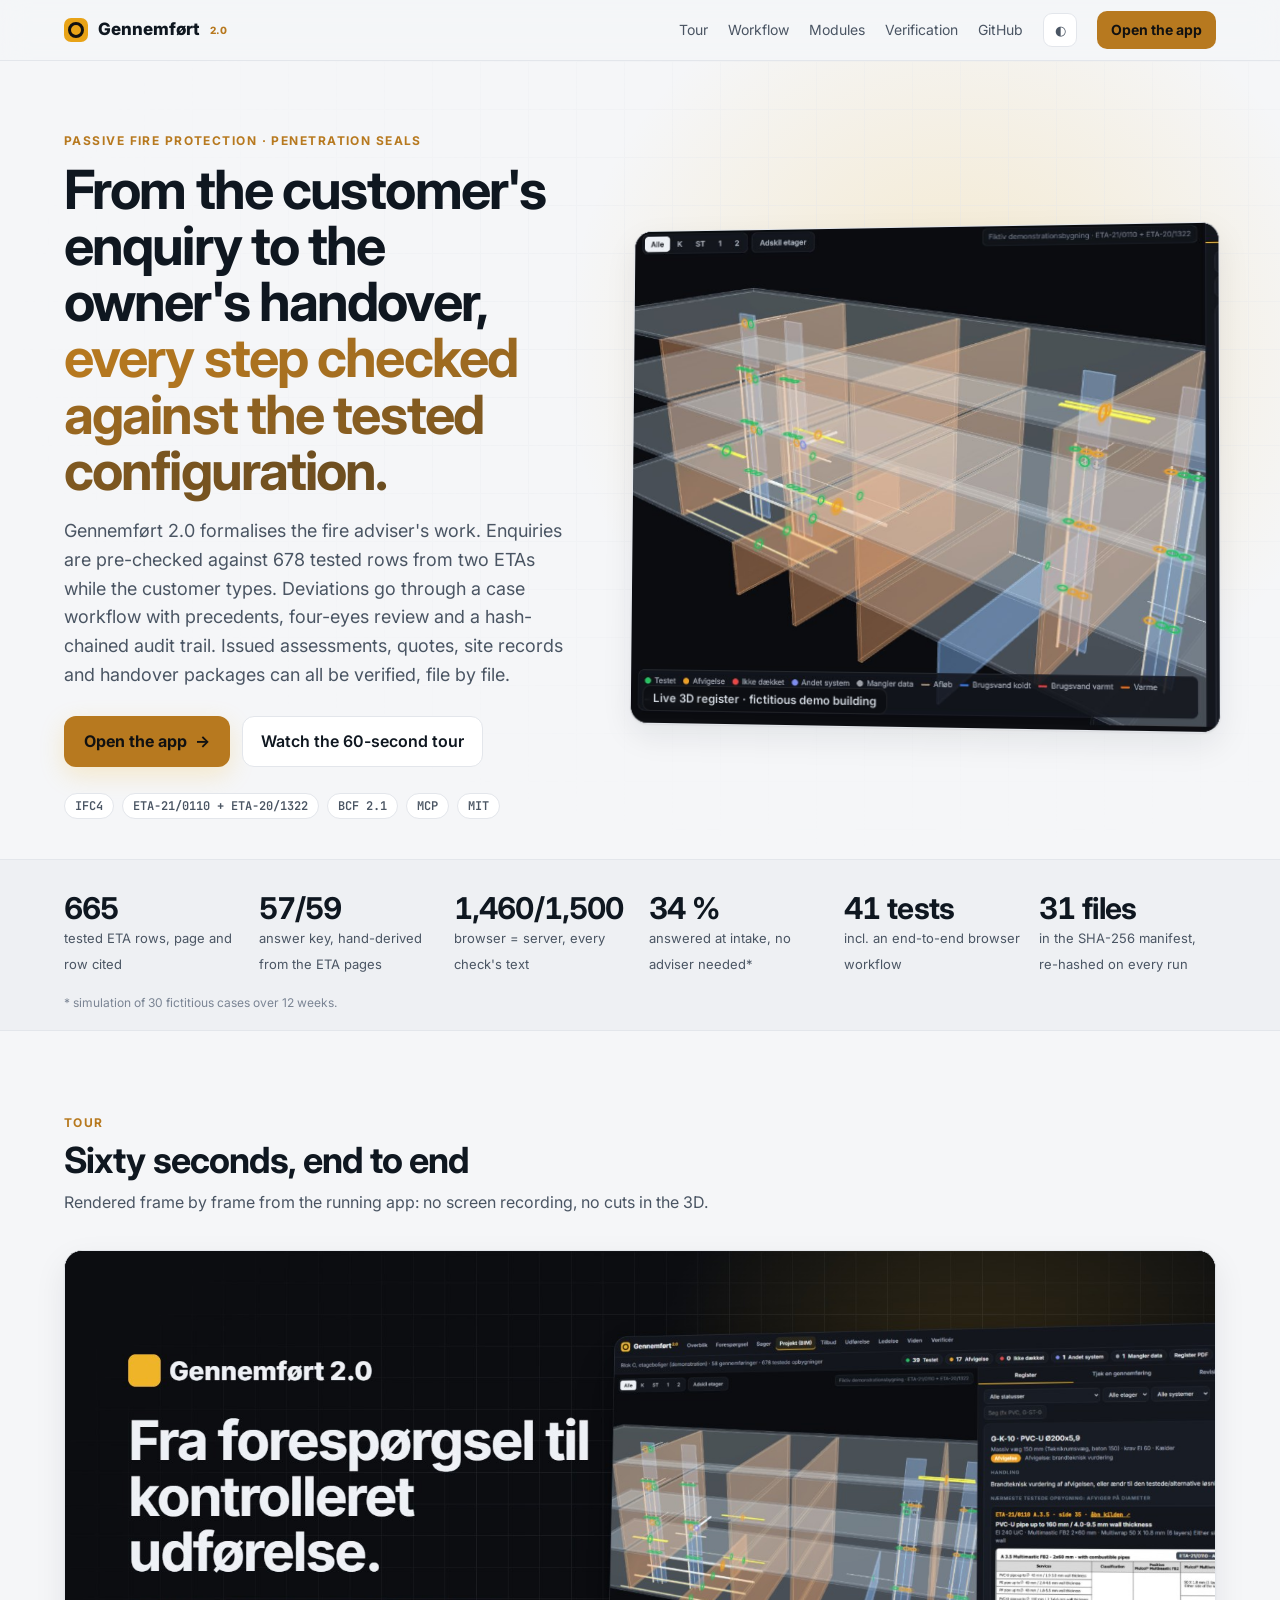
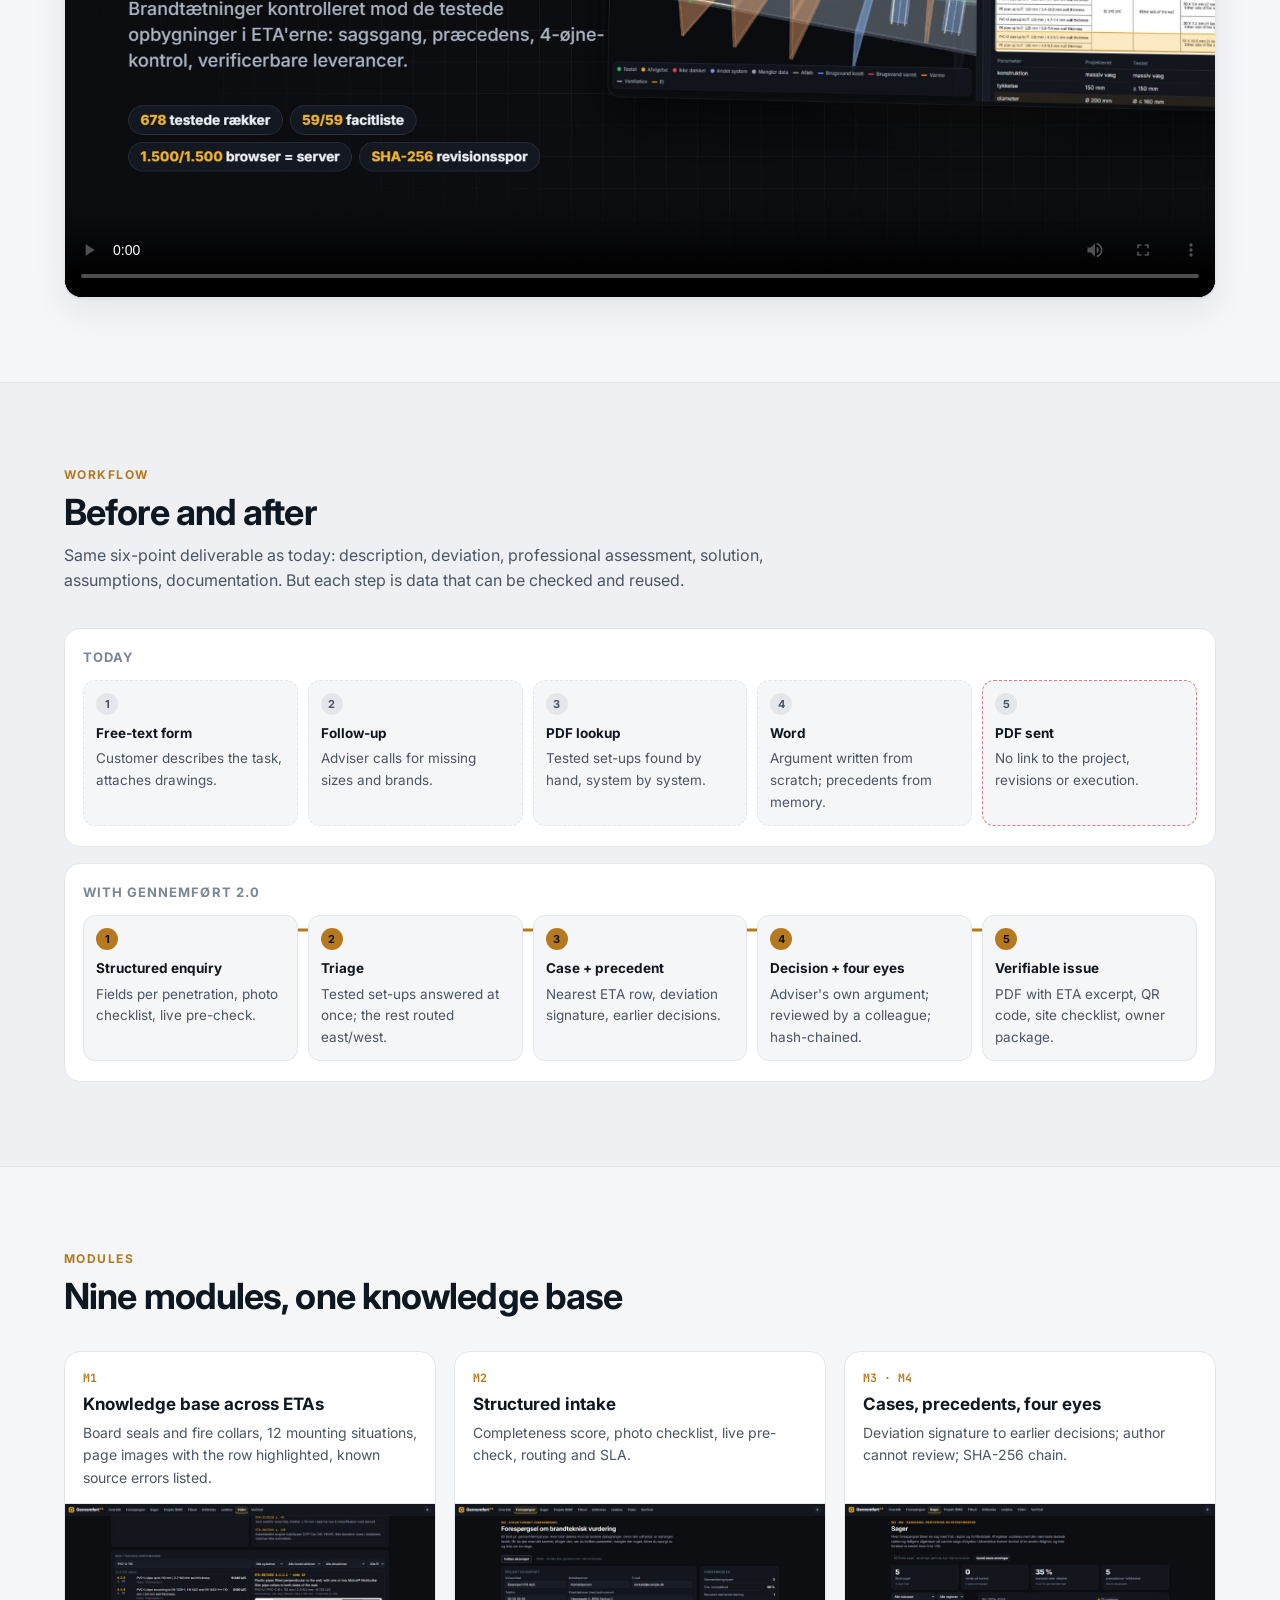
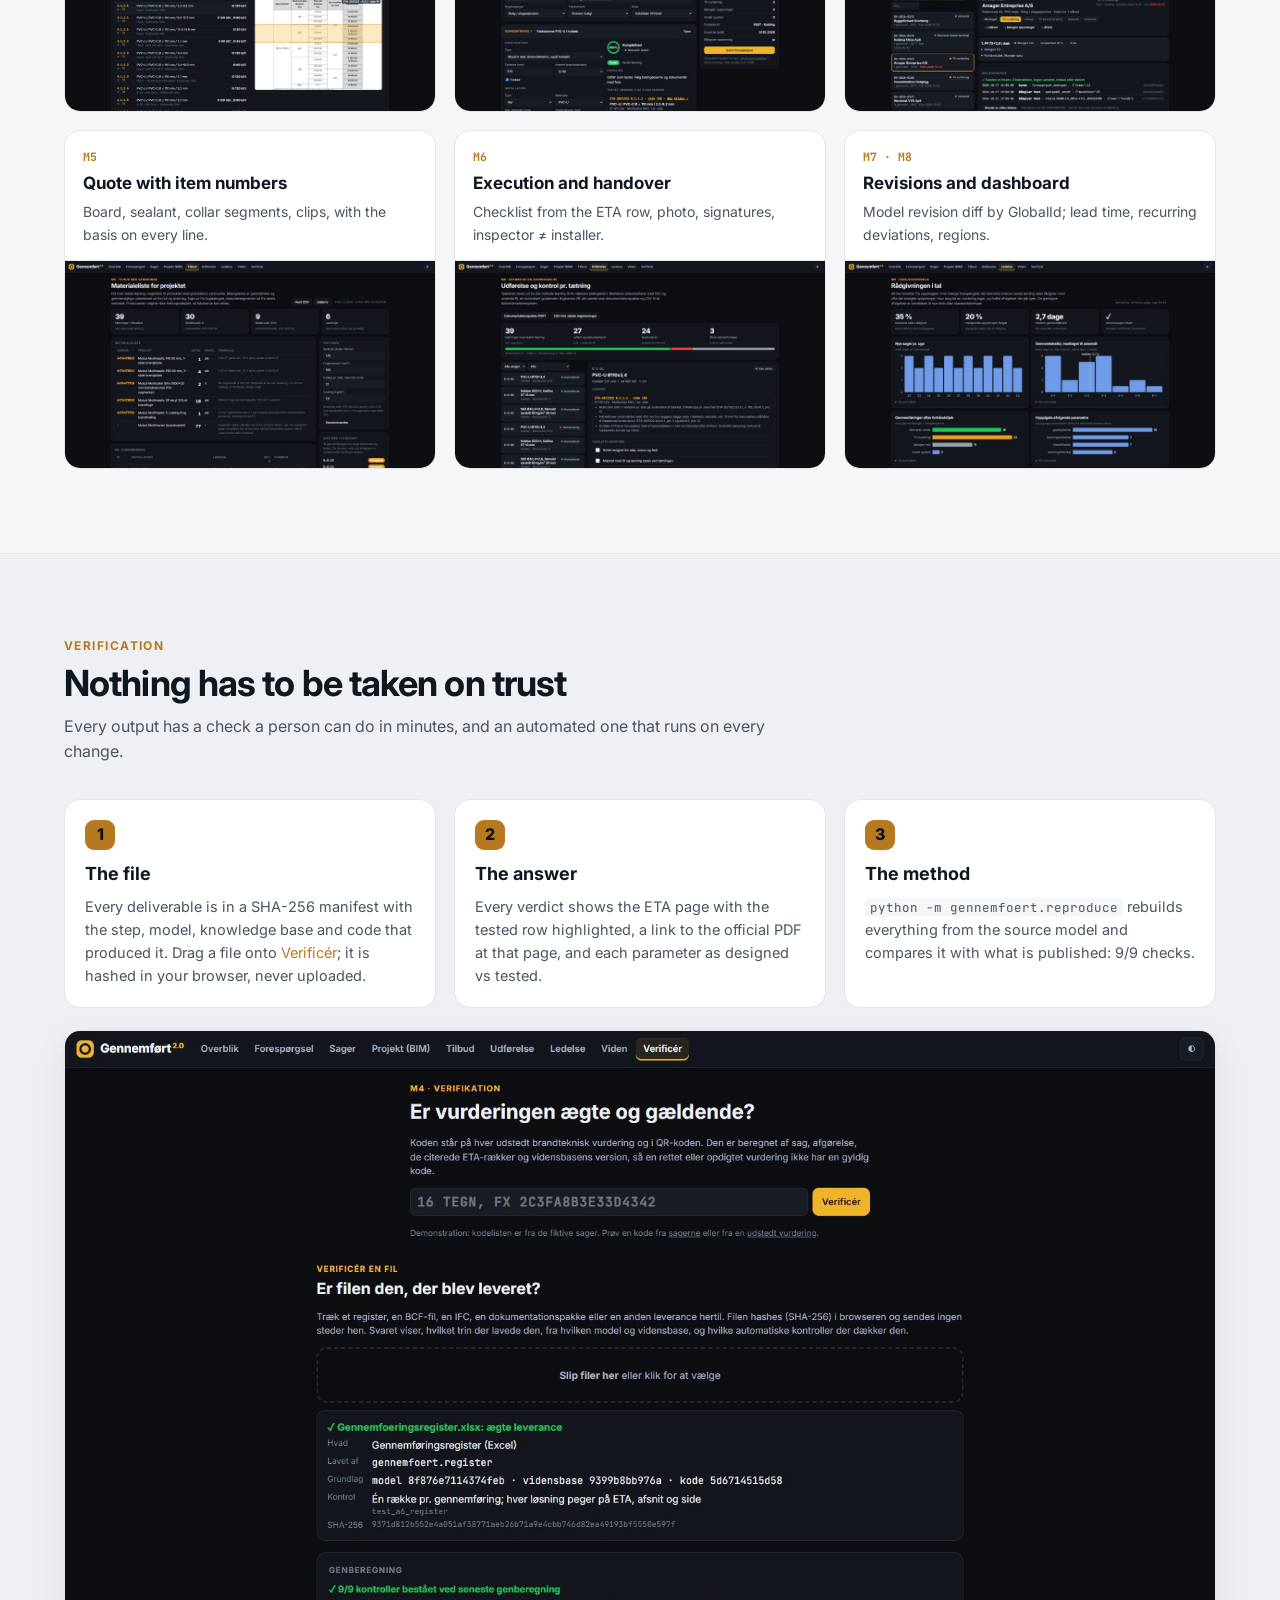
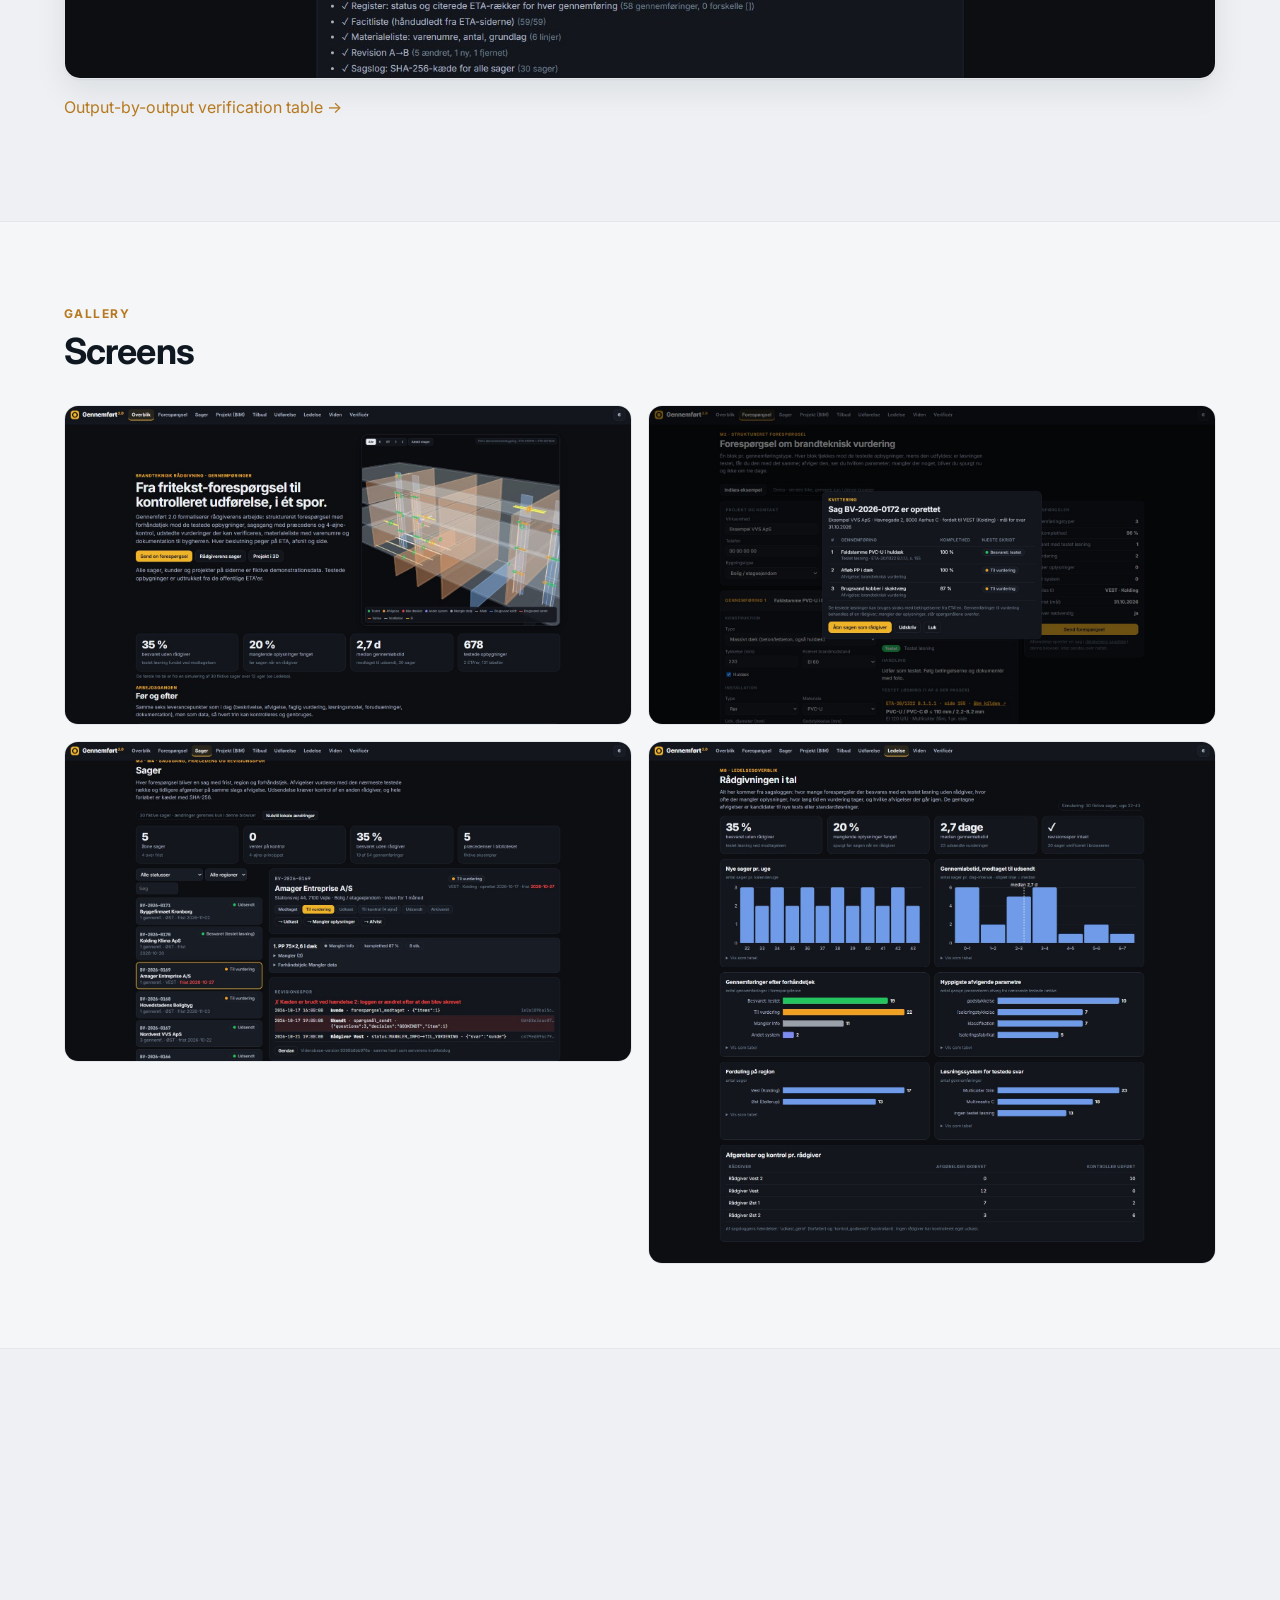
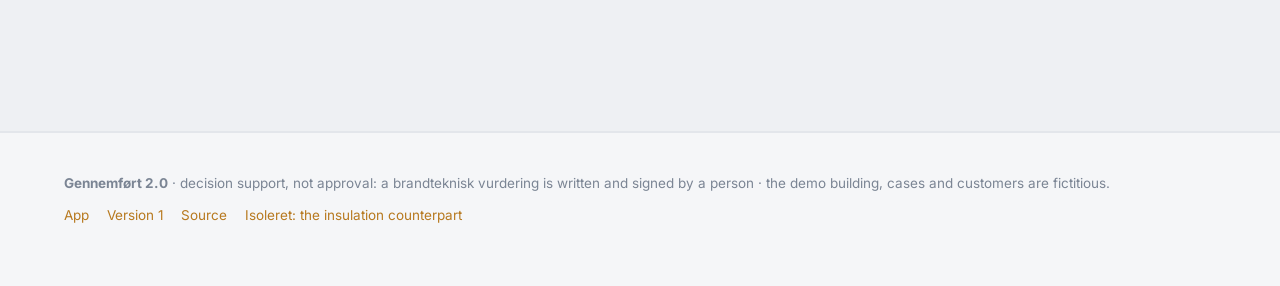
<file: docs/index.html>
<!doctype html>
<html lang="en">
<head>
<meta charset="utf-8">
<meta name="viewport" content="width=device-width, initial-scale=1">
<title>Gennemført 2.0</title>
<meta name="description" content="The fire-protection adviser's operating system for penetration seals: structured enquiries pre-checked against tested ETA configurations, four-eyes case workflow, verifiable assessments, quotes, site documentation.">
<meta property="og:title" content="Gennemført 2.0: penetration seals, valid as tested, from enquiry to handover">
<meta property="og:description" content="678 tested ETA rows · structured intake · precedents · four-eyes · SHA-256 audit trail · verifiable deliverables · MCP">
<meta property="og:image" content="https://abdullah13793-commits.github.io/gennemfoert/media/v2/og.jpg">
<meta name="twitter:card" content="summary_large_image">
<link rel="icon" href="data:image/svg+xml,%3Csvg xmlns='http://www.w3.org/2000/svg' viewBox='0 0 32 32'%3E%3Crect x='4' y='4' width='24' height='24' rx='5' fill='%23e8a317'/%3E%3Ccircle cx='16' cy='16' r='6.5' fill='none' stroke='%23111' stroke-width='3'/%3E%3C/svg%3E">
<link rel="preconnect" href="https://fonts.googleapis.com"><link rel="preconnect" href="https://fonts.gstatic.com" crossorigin>
<link href="https://fonts.googleapis.com/css2?family=Inter:wght@400;500;600;700;800&family=JetBrains+Mono:wght@400;500;600&display=swap" rel="stylesheet">
<link rel="stylesheet" href="media/site.css">
<style>:root{--accent:#b7791f;--accent-2:#f0b429;--glow:rgba(240,180,41,.22)}</style>
</head>
<body data-accent="amber">
<nav class="top"><div class="wrap">
  <a class="brand" href="#"><i class="logo amber"></i>Gennemført <sup>2.0</sup></a>
  <div class="links"><a href="#tour">Tour</a><a href="#workflow">Workflow</a><a href="#modules">Modules</a><a href="#verify">Verification</a><a href="https://github.com/abdullah13793-commits/gennemfoert">GitHub</a></div>
  <button class="theme" id="theme" aria-label="Toggle light/dark">◐</button>
  <a class="cta sm" href="v2/">Open the app</a>
</div></nav>

<header class="hero"><div class="wrap hero-grid">
  <div class="reveal">
    <div class="eyebrow">Passive fire protection · penetration seals</div>
    <h1>From the customer's enquiry to the owner's handover, <span class="hl">every step checked against the tested configuration.</span></h1>
    <p class="lead">Gennemført 2.0 formalises the fire adviser's work. Enquiries are pre-checked against 678 tested rows from two ETAs while
      the customer types. Deviations go through a case workflow with precedents, four-eyes review and a hash-chained audit trail. Issued
      assessments, quotes, site records and handover packages can all be verified, file by file.</p>
    <div class="ctas"><a class="cta" href="v2/">Open the app <span>→</span></a><a class="ghost" href="#tour">Watch the 60-second tour</a></div>
    <div class="badges"><span>IFC4</span><span>ETA-21/0110 + ETA-20/1322</span><span>BCF 2.1</span><span>MCP</span><span>MIT</span></div>
  </div>
  <div class="hero-media reveal d2"><div class="frame"><video src="media/v2/loop.mp4" poster="media/v2/loop_poster.jpg" autoplay muted loop playsinline preload="auto"></video>
    <div class="frame-tag">Live 3D register · fictitious demo building</div></div></div>
</div></header>

<section class="stats"><div class="wrap grid6">
  <div class="stat reveal"><b data-count="678">0</b><span>tested ETA rows, page and row cited</span></div>
  <div class="stat reveal d1"><b data-count="59" data-suffix="/59">0</b><span>answer key, hand-derived from the ETA pages</span></div>
  <div class="stat reveal d2"><b data-count="1500" data-suffix="/1,500">0</b><span>browser = server, every check's text</span></div>
  <div class="stat reveal d3"><b data-count="35" data-suffix=" %">0</b><span>answered at intake, no adviser needed*</span></div>
  <div class="stat reveal d4"><b data-count="42" data-suffix=" tests">0</b><span>incl. an end-to-end browser workflow</span></div>
  <div class="stat reveal d5"><b data-count="32" data-suffix=" files">0</b><span>in the SHA-256 manifest, re-hashed on every run</span></div>
</div><p class="wrap fine">* simulation of 30 fictitious cases over 12 weeks.</p></section>

<section id="tour" class="sec"><div class="wrap">
  <div class="sh reveal"><div class="eyebrow">Tour</div><h2>Sixty seconds, end to end</h2><p>Rendered frame by frame from the running app: no screen recording, no cuts in the 3D.</p></div>
  <div class="video reveal"><video src="media/v2/tour.mp4" poster="media/v2/cover.jpg" controls playsinline preload="metadata"></video></div>
</div></section>

<section id="workflow" class="sec alt"><div class="wrap">
  <div class="sh reveal"><div class="eyebrow">Workflow</div><h2>Before and after</h2><p>Same six-point deliverable as today: description, deviation, professional assessment, solution, assumptions, documentation. But each step is data that can be checked and reused.</p></div>
  <div class="lanes">
    <div class="lane reveal"><h3>Today</h3><ol class="steps old">
      <li><b>Free-text form</b>Customer describes the task, attaches drawings.</li><li><b>Follow-up</b>Adviser calls for missing sizes and brands.</li>
      <li><b>PDF lookup</b>Tested set-ups found by hand, system by system.</li><li><b>Word</b>Argument written from scratch; precedents from memory.</li>
      <li class="gap"><b>PDF sent</b>No link to the project, revisions or execution.</li></ol></div>
    <div class="lane reveal d1"><h3>With Gennemført 2.0</h3><svg class="flow" viewBox="0 0 1000 8" preserveAspectRatio="none"><path d="M0 4 H1000"/></svg><ol class="steps new">
      <li><b>Structured enquiry</b>Fields per penetration, photo checklist, live pre-check.</li><li><b>Triage</b>Tested set-ups answered at once; the rest routed east/west.</li>
      <li><b>Case + precedent</b>Nearest ETA row, deviation signature, earlier decisions.</li><li><b>Decision + four eyes</b>Adviser's own argument; reviewed by a colleague; hash-chained.</li>
      <li><b>Verifiable issue</b>PDF with ETA excerpt, QR code, site checklist, owner package.</li></ol></div>
  </div>
</div></section>

<section id="modules" class="sec"><div class="wrap">
  <div class="sh reveal"><div class="eyebrow">Modules</div><h2>Nine modules, one knowledge base</h2></div>
  <div class="cards">
    <a class="card reveal" href="v2/viden.html"><span class="m">M1</span><b>Knowledge base across ETAs</b><p>Board seals and fire collars, 12 mounting situations, page images with the row highlighted, known source errors listed.</p><img loading="lazy" src="media/v2/shot_kb.jpg" alt=""></a>
    <a class="card reveal d1" href="v2/forespoergsel.html"><span class="m">M2</span><b>Structured intake</b><p>Completeness score, photo checklist, live pre-check, routing and SLA.</p><img loading="lazy" src="media/v2/shot_intake.jpg" alt=""></a>
    <a class="card reveal d2" href="v2/sager.html"><span class="m">M3 · M4</span><b>Cases, precedents, four eyes</b><p>Deviation signature to earlier decisions; author cannot review; SHA-256 chain.</p><img loading="lazy" src="media/v2/shot_case.jpg" alt=""></a>
    <a class="card reveal" href="v2/tilbud.html"><span class="m">M5</span><b>Quote with item numbers</b><p>Board, sealant, collar segments, clips, with the basis on every line.</p><img loading="lazy" src="media/v2/shot_quote.jpg" alt=""></a>
    <a class="card reveal d1" href="v2/udfoerelse.html"><span class="m">M6</span><b>Execution and handover</b><p>Checklist from the ETA row, photo, signatures, inspector ≠ installer.</p><img loading="lazy" src="media/v2/shot_site.jpg" alt=""></a>
    <a class="card reveal d2" href="v2/overblik.html"><span class="m">M7 · M8</span><b>Revisions and dashboard</b><p>Model revision diff by GlobalId; lead time, recurring deviations, regions.</p><img loading="lazy" src="media/v2/shot_dash.jpg" alt=""></a>
  </div>
</div></section>

<section id="verify" class="sec alt"><div class="wrap">
  <div class="sh reveal"><div class="eyebrow">Verification</div><h2>Nothing has to be taken on trust</h2><p>Every output has a check a person can do in minutes, and an automated one that runs on every change.</p></div>
  <div class="three">
    <div class="pillar reveal"><span class="n">1</span><b>The file</b><p>Every deliverable is in a SHA-256 manifest with the step, model, knowledge base and code that produced it. Drag a file onto <a href="v2/verify.html">Verificér</a>; it is hashed in your browser, never uploaded.</p></div>
    <div class="pillar reveal d1"><span class="n">2</span><b>The answer</b><p>Every verdict shows the ETA page with the tested row highlighted, a link to the official PDF at that page, and each parameter as designed vs tested.</p></div>
    <div class="pillar reveal d2"><span class="n">3</span><b>The method</b><p><code>python -m gennemfoert.reproduce</code> rebuilds everything from the source model and compares it with what is published: 9/9 checks.</p></div>
  </div>
  <div class="shot reveal"><img loading="lazy" src="media/v2/shot_verify.jpg" alt="File verification in the browser"></div>
  <p class="more reveal"><a href="https://github.com/abdullah13793-commits/gennemfoert/blob/main/docs/VERIFY.md">Output-by-output verification table →</a></p>
</div></section>

<section class="sec"><div class="wrap">
  <div class="sh reveal"><div class="eyebrow">Gallery</div><h2>Screens</h2></div>
  <div class="gallery">
    <img class="reveal" loading="lazy" src="media/v2/shot_hub.jpg" alt="Hub">
    <img class="reveal d1" loading="lazy" src="media/v2/shot_receipt.jpg" alt="Receipt">
    <img class="reveal d2" loading="lazy" src="media/v2/shot_tamper.jpg" alt="Tamper detection">
    <img class="reveal" loading="lazy" src="media/v2/shot_dash.jpg" alt="Dashboard">
  </div>
</div></section>

<section class="sec alt"><div class="wrap split2">
  <div class="reveal"><div class="eyebrow">MCP</div><h2>Ask it from Claude, Copilot or an IDE agent</h2>
    <p>Fourteen tools on the same engine: check a penetration, pre-check an enquiry, find precedents, read a case with its chain status, verify an assessment code, quote, revision impact.</p></div>
  <div class="code reveal d1"><button class="copy" data-copy="cfg">Copy</button><pre id="cfg">{"mcpServers": {"gennemfoert": {
  "command": "python",
  "args": ["&lt;repo&gt;/src/mcp_server.py"]}}}</pre></div>
</div></section>

<footer><div class="wrap">
  <div><b>Gennemført 2.0</b> · decision support, not approval: a brandteknisk vurdering is written and signed by a person · the demo building, cases and customers are fictitious.</div>
  <div class="fl"><a href="v2/">App</a><a href="app/">Version 1</a><a href="https://github.com/abdullah13793-commits/gennemfoert">Source</a><a href="https://abdullah13793-commits.github.io/isoleret/">Isoleret: the insulation counterpart</a></div>
</div></footer>
<div class="lightbox" id="lb"><img alt=""></div>
<script src="media/site.js"></script>
</body>
</html>
</file>
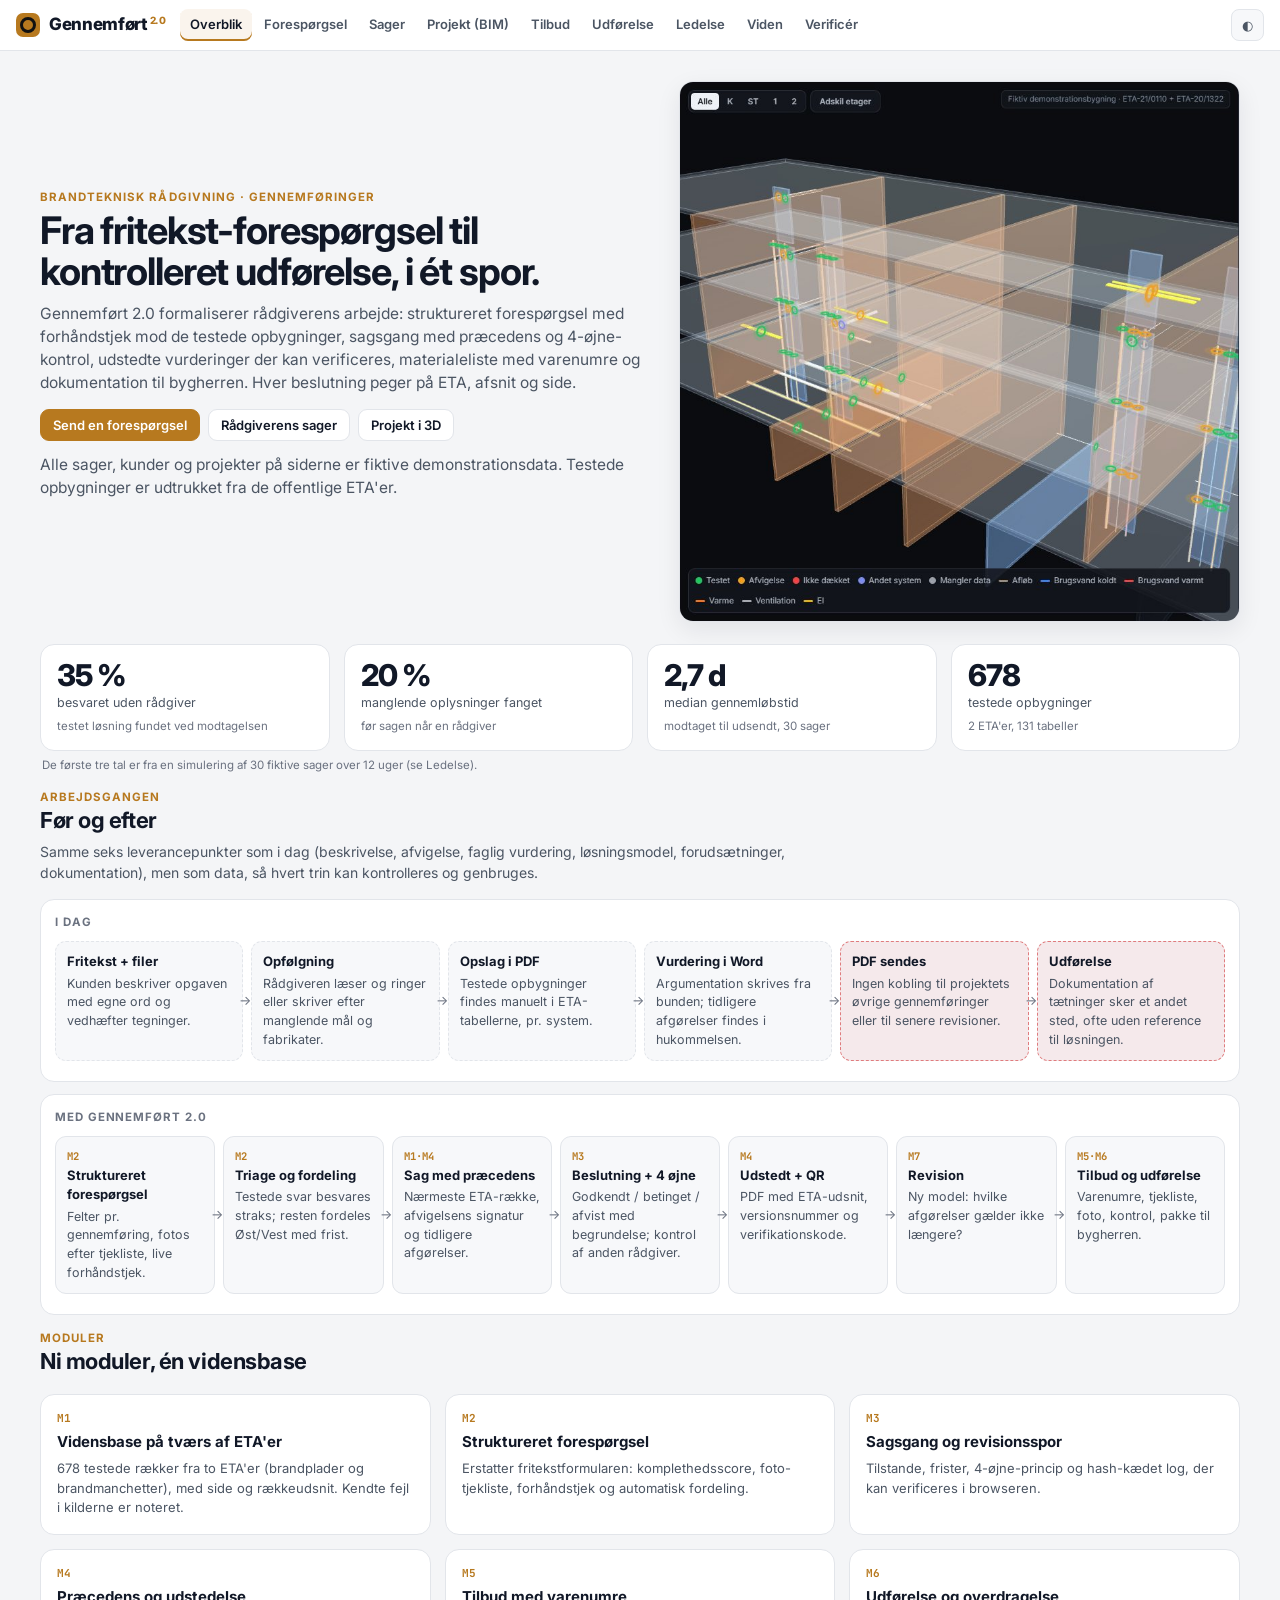
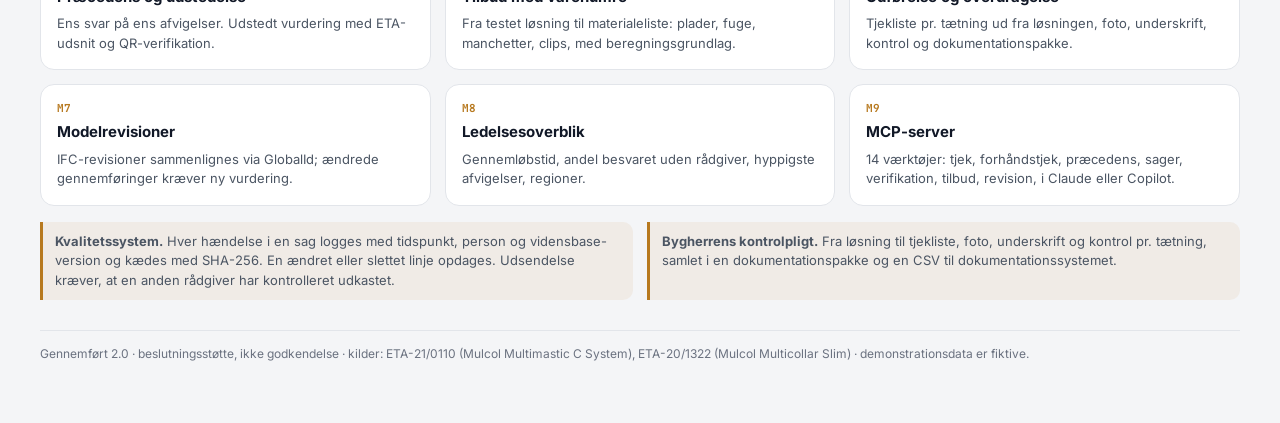
<file: docs/v2/index.html>
<!doctype html>
<html lang="da">
<head>
<meta charset="utf-8">
<meta name="viewport" content="width=device-width, initial-scale=1">
<title>Gennemført 2.0</title>
<link rel="icon" href="data:image/svg+xml,%3Csvg xmlns='http://www.w3.org/2000/svg' viewBox='0 0 32 32'%3E%3Crect x='4' y='4' width='24' height='24' rx='5' fill='%23e8a317'/%3E%3Ccircle cx='16' cy='16' r='6.5' fill='none' stroke='%23111' stroke-width='3'/%3E%3C/svg%3E">
<link rel="preconnect" href="https://fonts.googleapis.com"><link rel="preconnect" href="https://fonts.gstatic.com" crossorigin>
<link href="https://fonts.googleapis.com/css2?family=Inter:wght@400;500;600;700;800&family=JetBrains+Mono:wght@400;500&display=swap" rel="stylesheet">
<link rel="stylesheet" href="assets/app.css">
<style>
.hero{display:grid;grid-template-columns:minmax(0,1.1fr) minmax(0,1fr);gap:22px;align-items:center;margin:8px 0 22px}
.hero h1{font-size:38px;line-height:1.08;letter-spacing:-.03em;margin:6px 0 10px}
.hero p{color:var(--ink2);font-size:15.5px;margin:0 0 14px;max-width:620px}
.hero .shot{border-radius:14px;overflow:hidden;border:1px solid var(--line);box-shadow:var(--shadow);background:var(--viewer)}
.hero .shot img{display:block;width:100%}
.lane{border:1px solid var(--line);border-radius:14px;background:var(--panel);padding:14px 14px 16px;margin-bottom:12px}
.lane h3{margin:0 0 10px}
.steps{display:grid;grid-auto-flow:column;grid-auto-columns:minmax(150px,1fr);gap:8px;overflow-x:auto;padding-bottom:4px}
.step{position:relative;border:1px solid var(--line);border-radius:11px;padding:10px 11px;background:var(--panel2);font-size:12.5px;color:var(--ink2);text-decoration:none;display:block}
.step b{display:block;color:var(--ink);font-size:13px;margin-bottom:3px}
.step .m{font:700 10.5px "JetBrains Mono",monospace;color:var(--accent)}
.step.old{border-style:dashed}
.step.gap{border-color:color-mix(in srgb,var(--bad) 55%,var(--line));background:color-mix(in srgb,var(--bad) 7%,var(--panel2))}
a.step:hover{border-color:var(--accent)}
.step:not(:last-child)::after{content:"→";position:absolute;right:-9px;top:50%;transform:translateY(-50%);color:var(--ink3);font-size:13px;z-index:1}
.mod{display:flex;flex-direction:column;gap:6px;text-decoration:none}
.mod:hover{border-color:var(--accent)}
.mod .m{font:700 11px "JetBrains Mono",monospace;color:var(--accent)}
.mod b{font-size:15px}
.mod span{color:var(--ink2);font-size:13px}
@media (max-width:900px){.hero{grid-template-columns:1fr}.hero h1{font-size:30px}}
</style>
</head>
<body>
<main class="wrap">
  <section class="hero">
    <div>
      <div class="eyebrow">Brandteknisk rådgivning · gennemføringer</div>
      <h1>Fra fritekst-forespørgsel til kontrolleret udførelse, i ét spor.</h1>
      <p>Gennemført 2.0 formaliserer rådgiverens arbejde: struktureret forespørgsel med forhåndstjek mod de testede opbygninger, sagsgang med
        præcedens og 4-øjne-kontrol, udstedte vurderinger der kan verificeres, materialeliste med varenumre og dokumentation til bygherren.
        Hver beslutning peger på ETA, afsnit og side.</p>
      <div class="act">
        <a class="btn pri" href="forespoergsel.html">Send en forespørgsel</a>
        <a class="btn" href="sager.html">Rådgiverens sager</a>
        <a class="btn" href="projekt.html">Projekt i 3D</a>
      </div>
      <p class="note" style="margin-top:12px">Alle sager, kunder og projekter på siderne er fiktive demonstrationsdata. Testede opbygninger er udtrukket fra de offentlige ETA'er.</p>
    </div>
    <a class="shot" href="projekt.html"><img src="assets/hero.jpg" alt="3D-model med gennemføringer farvet efter status" onerror="this.parentNode.style.display='none'"></a>
  </section>

  <section class="grid g4" id="kpis"></section>

  <section class="sec">
    <div class="pagehead"><div><div class="eyebrow">Arbejdsgangen</div><h1 style="font-size:22px">Før og efter</h1>
      <p>Samme seks leverancepunkter som i dag (beskrivelse, afvigelse, faglig vurdering, løsningsmodel, forudsætninger, dokumentation), men som data, så hvert trin kan kontrolleres og genbruges.</p></div></div>
    <div class="lane"><h3>I dag</h3><div class="steps" id="old"></div></div>
    <div class="lane"><h3>Med Gennemført 2.0</h3><div class="steps" id="new"></div></div>
  </section>

  <section class="sec">
    <div class="pagehead"><div><div class="eyebrow">Moduler</div><h1 style="font-size:22px">Ni moduler, én vidensbase</h1></div></div>
    <div class="grid g3" id="mods"></div>
  </section>

  <section class="sec grid g2">
    <div class="callout"><b>Kvalitetssystem.</b> Hver hændelse i en sag logges med tidspunkt, person og vidensbase-version og kædes med SHA-256. En ændret eller slettet linje opdages. Udsendelse kræver, at en anden rådgiver har kontrolleret udkastet.</div>
    <div class="callout"><b>Bygherrens kontrolpligt.</b> Fra løsning til tjekliste, foto, underskrift og kontrol pr. tætning, samlet i en dokumentationspakke og en CSV til dokumentationssystemet.</div>
  </section>
  <div class="foot">Gennemført 2.0 · beslutningsstøtte, ikke godkendelse · kilder: ETA-21/0110 (Mulcol Multimastic C System), ETA-20/1322 (Mulcol Multicollar Slim) · demonstrationsdata er fiktive.</div>
</main>
<script src="engine.js"></script>
<script src="assets/common.js"></script>
<script>
(async () => {
  const { $, esc, num, load } = GF;
  const OLD = [['Fritekst + filer', 'Kunden beskriver opgaven med egne ord og vedhæfter tegninger.'],
    ['Opfølgning', 'Rådgiveren læser og ringer eller skriver efter manglende mål og fabrikater.'],
    ['Opslag i PDF', 'Testede opbygninger findes manuelt i ETA-tabellerne, pr. system.'],
    ['Vurdering i Word', 'Argumentation skrives fra bunden; tidligere afgørelser findes i hukommelsen.'],
    ['PDF sendes', 'Ingen kobling til projektets øvrige gennemføringer eller til senere revisioner.', 1],
    ['Udførelse', 'Dokumentation af tætninger sker et andet sted, ofte uden reference til løsningen.', 1]];
  const NEW = [['M2', 'Struktureret forespørgsel', 'Felter pr. gennemføring, fotos efter tjekliste, live forhåndstjek.', 'forespoergsel.html'],
    ['M2', 'Triage og fordeling', 'Testede svar besvares straks; resten fordeles Øst/Vest med frist.', 'sager.html'],
    ['M1·M4', 'Sag med præcedens', 'Nærmeste ETA-række, afvigelsens signatur og tidligere afgørelser.', 'sager.html'],
    ['M3', 'Beslutning + 4 øjne', 'Godkendt / betinget / afvist med begrundelse; kontrol af anden rådgiver.', 'sager.html'],
    ['M4', 'Udstedt + QR', 'PDF med ETA-udsnit, versionsnummer og verifikationskode.', 'verify.html'],
    ['M7', 'Revision', 'Ny model: hvilke afgørelser gælder ikke længere?', 'projekt.html#revision'],
    ['M5·M6', 'Tilbud og udførelse', 'Varenumre, tjekliste, foto, kontrol, pakke til bygherren.', 'udfoerelse.html']];
  $('#old').innerHTML = OLD.map(([b, s, g]) => `<div class="step old ${g ? 'gap' : ''}"><b>${b}</b>${s}</div>`).join('');
  $('#new').innerHTML = NEW.map(([m, b, s, h]) => `<a class="step" href="${h}"><span class="m">${m}</span><b>${b}</b>${s}</a>`).join('');
  const MODS = [['M1', 'Vidensbase på tværs af ETA\'er', '678 testede rækker fra to ETA\'er (brandplader og brandmanchetter), med side og rækkeudsnit. Kendte fejl i kilderne er noteret.', 'viden.html'],
    ['M2', 'Struktureret forespørgsel', 'Erstatter fritekstformularen: komplethedsscore, foto-tjekliste, forhåndstjek og automatisk fordeling.', 'forespoergsel.html'],
    ['M3', 'Sagsgang og revisionsspor', 'Tilstande, frister, 4-øjne-princip og hash-kædet log, der kan verificeres i browseren.', 'sager.html'],
    ['M4', 'Præcedens og udstedelse', 'Ens svar på ens afvigelser. Udstedt vurdering med ETA-udsnit og QR-verifikation.', 'sager.html'],
    ['M5', 'Tilbud med varenumre', 'Fra testet løsning til materialeliste: plader, fuge, manchetter, clips, med beregningsgrundlag.', 'tilbud.html'],
    ['M6', 'Udførelse og overdragelse', 'Tjekliste pr. tætning ud fra løsningen, foto, underskrift, kontrol og dokumentationspakke.', 'udfoerelse.html'],
    ['M7', 'Modelrevisioner', 'IFC-revisioner sammenlignes via GlobalId; ændrede gennemføringer kræver ny vurdering.', 'projekt.html#revision'],
    ['M8', 'Ledelsesoverblik', 'Gennemløbstid, andel besvaret uden rådgiver, hyppigste afvigelser, regioner.', 'overblik.html'],
    ['M9', 'MCP-server', '14 værktøjer: tjek, forhåndstjek, præcedens, sager, verifikation, tilbud, revision, i Claude eller Copilot.', 'viden.html#mcp']];
  $('#mods').innerHTML = MODS.map(([m, b, s, h]) => `<a class="card mod" href="${h}"><span class="m">${m}</span><b>${esc(b)}</b><span>${esc(s)}</span></a>`).join('');
  try {
    const [d, s] = await load('dashboard', 'summary');
    const K = [[d.deflected_pct + ' %', 'besvaret uden rådgiver', 'testet løsning fundet ved modtagelsen'],
      [d.missing_info_pct + ' %', 'manglende oplysninger fanget', 'før sagen når en rådgiver'],
      [num(d.lead_days_median) + ' d', 'median gennemløbstid', 'modtaget til udsendt, ' + d.cases + ' sager'],
      [num(s.eta.records, 0), 'testede opbygninger', s.kb.systems.length + ' ETA\'er, ' + s.kb.systems.reduce((a, x) => a + x.sections, 0) + ' tabeller']];
    $('#kpis').innerHTML = K.map(([v, l, x]) => `<div class="kpi"><div class="v">${v}</div><div class="l">${l}</div><div class="s">${x}</div></div>`).join('')
      .replace(/<\/div>$/, '</div>') ;
    $('#kpis').insertAdjacentHTML('afterend', '<p class="note" style="margin:6px 2px 0">De første tre tal er fra en simulering af 30 fiktive sager over 12 uger (se Ledelse).</p>');
  } catch (e) { }
})();
</script>
</body>
</html>
</file>
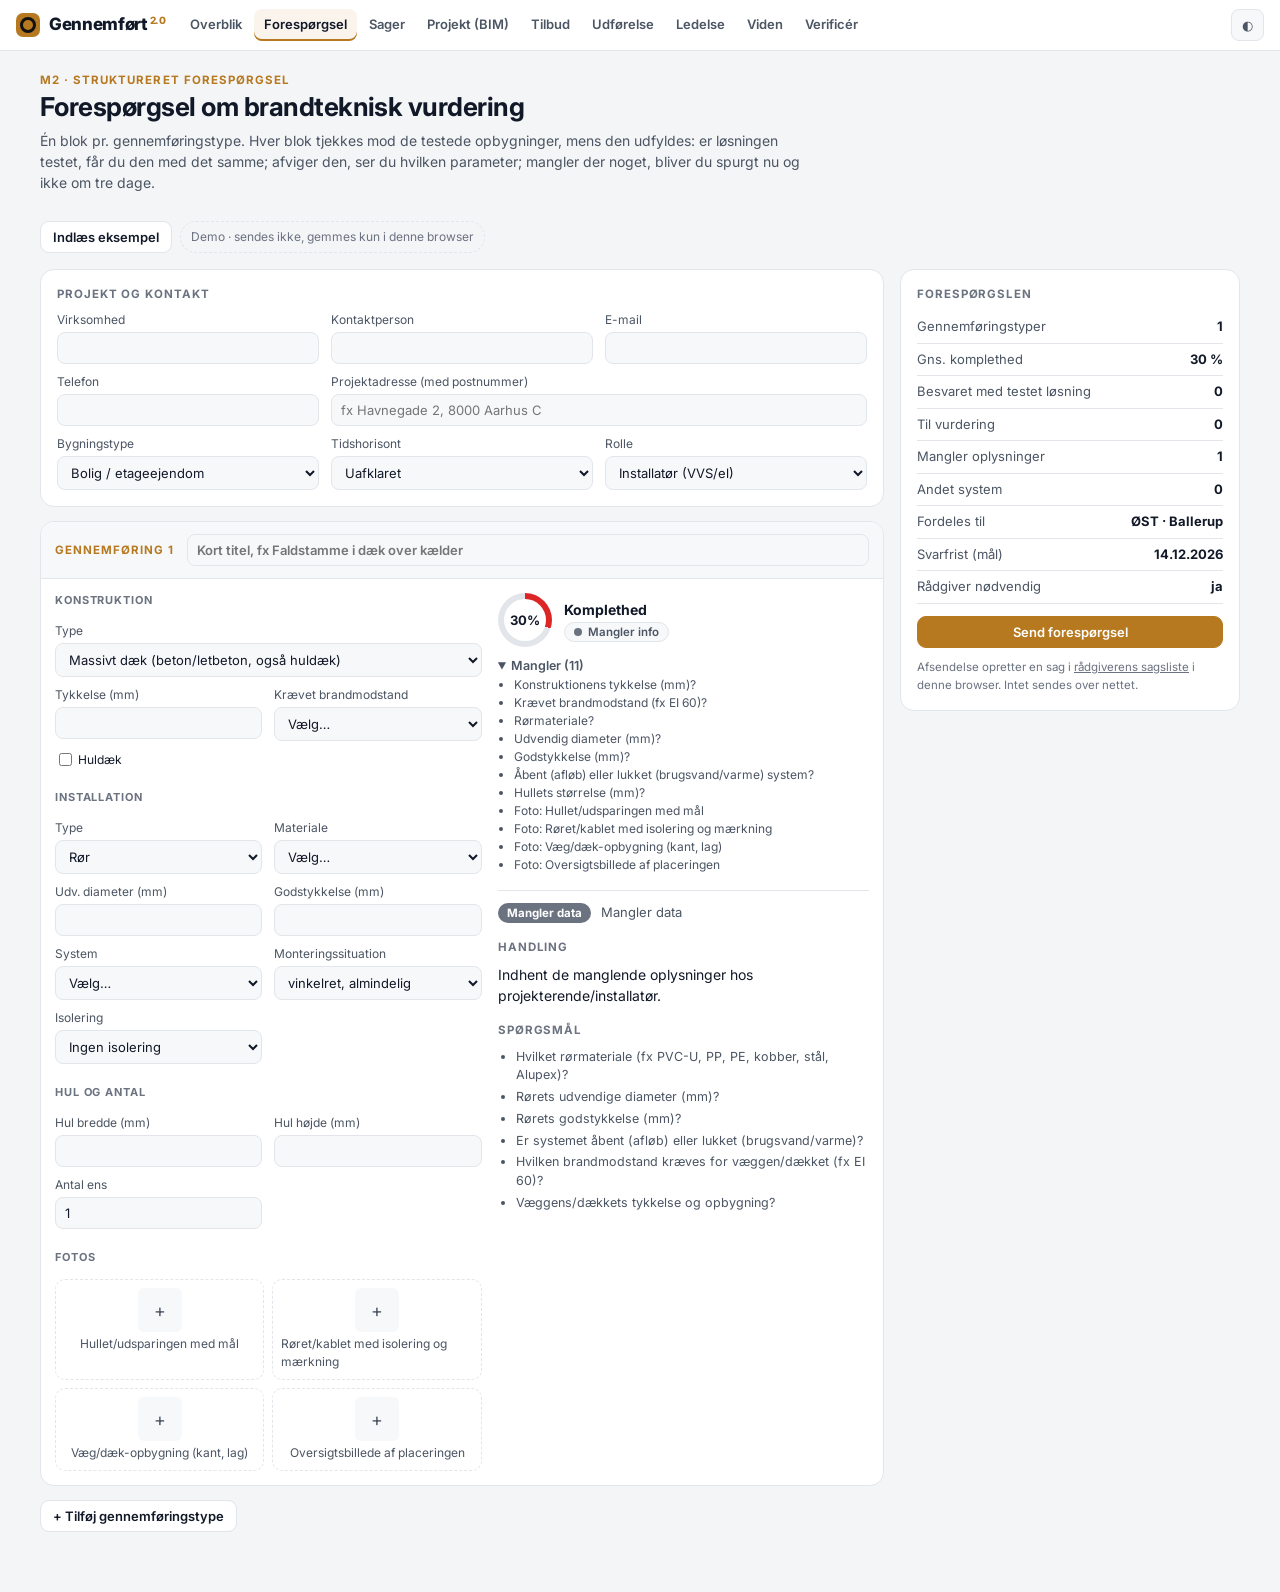
<file: docs/v2/forespoergsel.html>
<!doctype html>
<html lang="da">
<head>
<meta charset="utf-8">
<meta name="viewport" content="width=device-width, initial-scale=1">
<title>Forespørgsel</title>
<link rel="icon" href="data:image/svg+xml,%3Csvg xmlns='http://www.w3.org/2000/svg' viewBox='0 0 32 32'%3E%3Crect x='4' y='4' width='24' height='24' rx='5' fill='%23e8a317'/%3E%3Ccircle cx='16' cy='16' r='6.5' fill='none' stroke='%23111' stroke-width='3'/%3E%3C/svg%3E">
<link rel="preconnect" href="https://fonts.googleapis.com"><link rel="preconnect" href="https://fonts.gstatic.com" crossorigin>
<link href="https://fonts.googleapis.com/css2?family=Inter:wght@400;500;600;700;800&family=JetBrains+Mono:wght@400;500&display=swap" rel="stylesheet">
<link rel="stylesheet" href="assets/app.css">
<style>
.layout{display:grid;grid-template-columns:minmax(0,1fr) 340px;gap:16px;align-items:start}
.side{position:sticky;top:66px}
@media (min-width:641px){.addr{grid-column:span 2}}
.item{border:1px solid var(--line);border-radius:14px;background:var(--panel);margin-bottom:14px;overflow:hidden}
.item .ih{display:flex;align-items:center;gap:12px;padding:12px 14px;border-bottom:1px solid var(--line);background:var(--panel2)}
.item .ih input{font-weight:600}
.item .ib{display:grid;grid-template-columns:minmax(0,1.15fr) minmax(0,1fr);gap:16px;padding:14px}
.grp{font:700 11px Inter,sans-serif;letter-spacing:.08em;text-transform:uppercase;color:var(--ink3);margin:12px 0 6px;grid-column:1/-1}
.grp:first-child{margin-top:0}
.photos{display:grid;grid-template-columns:repeat(2,minmax(0,1fr));gap:8px}
.ph{border:1px dashed var(--line);border-radius:10px;padding:8px;font-size:12px;color:var(--ink2);display:flex;gap:8px;align-items:center;cursor:pointer;min-height:56px;position:relative}
.ph.has{border-style:solid;border-color:color-mix(in srgb,var(--ok) 60%,var(--line))}
.ph img{width:44px;height:44px;object-fit:cover;border-radius:6px;flex:none}
.ph input{position:absolute;inset:0;opacity:0;cursor:pointer}
.ph .ico{width:44px;height:44px;border-radius:6px;background:var(--panel2);display:grid;place-items:center;font-size:18px;flex:none}
.live{display:flex;gap:12px;align-items:center;margin-bottom:10px}
.miss{font-size:12px;color:var(--ink2);margin:0;padding-left:16px}
.verdict{border-top:1px solid var(--line);padding-top:10px}
.sum .line{display:flex;justify-content:space-between;gap:8px;padding:6px 0;border-bottom:1px solid var(--line);font-size:13px}
.sum .line span:first-child{color:var(--ink2)}
.receipt{position:fixed;inset:0;background:rgba(0,0,0,.55);display:none;align-items:center;justify-content:center;z-index:50;padding:16px}
.receipt .card{max-width:620px;width:100%;max-height:90vh;overflow:auto}
@media (max-width:980px){.layout{grid-template-columns:1fr}.side{position:static}.item .ib{grid-template-columns:1fr}}
@media (max-width:640px){.photos{grid-template-columns:1fr}}
</style>
</head>
<body>
<main class="wrap">
  <div class="pagehead">
    <div><div class="eyebrow">M2 · Struktureret forespørgsel</div><h1>Forespørgsel om brandteknisk vurdering</h1>
      <p>Én blok pr. gennemføringstype. Hver blok tjekkes mod de testede opbygninger, mens den udfyldes: er løsningen testet, får du den med det samme;
        afviger den, ser du hvilken parameter; mangler der noget, bliver du spurgt nu og ikke om tre dage.</p></div>
    <div class="act noprint"><button class="btn" id="example">Indlæs eksempel</button><span class="demo">Demo · sendes ikke, gemmes kun i denne browser</span></div>
  </div>
  <div class="layout">
    <div>
      <div class="card" style="margin-bottom:14px">
        <h3>Projekt og kontakt</h3>
        <div class="form f3" id="proj">
          <label>Virksomhed<input id="p_company" autocomplete="organization"></label>
          <label>Kontaktperson<input id="p_contact" autocomplete="name"></label>
          <label>E-mail<input id="p_email" type="email" autocomplete="email"></label>
          <label>Telefon<input id="p_phone" type="tel" autocomplete="tel"></label>
          <label class="addr">Projektadresse (med postnummer)<input id="p_address" placeholder="fx Havnegade 2, 8000 Aarhus C"></label>
          <label>Bygningstype<select id="p_type"><option>Bolig / etageejendom</option><option>Institution (skole, plejehjem mv.)</option><option>Erhverv / kontor</option><option>Industri / lager</option><option>Andet</option></select></label>
          <label>Tidshorisont<select id="p_timeline"><option>Snarest muligt</option><option>Inden for 1 måned</option><option>Inden for 3 måneder</option><option selected>Uafklaret</option></select></label>
          <label>Rolle<select id="p_role"><option>Installatør (VVS/el)</option><option>Isolatør / entreprenør</option><option>Rådgiver / projekterende</option><option>Bygherre</option></select></label>
        </div>
      </div>
      <div id="items"></div>
      <button class="btn noprint" id="add">+ Tilføj gennemføringstype</button>
    </div>
    <aside class="side">
      <div class="card sum">
        <h3>Forespørgslen</h3>
        <div id="sum"></div>
        <div class="act"><button class="btn pri" id="submit" style="width:100%;justify-content:center">Send forespørgsel</button></div>
        <p class="note" style="margin-bottom:0">Afsendelse opretter en sag i <a href="sager.html">rådgiverens sagsliste</a> i denne browser. Intet sendes over nettet.</p>
      </div>
    </aside>
  </div>
</main>
<div class="receipt" id="receipt"><div class="card" id="rc"></div></div>
<script src="engine.js"></script>
<script src="assets/common.js"></script>
<script>
(async () => {
const { $, $$, esc, store, verdictHTML, triageBadge } = GF;
const S = await GF.engineReady();
const SLA = {'Snarest muligt': 3, 'Inden for 1 måned': 10, 'Inden for 3 måneder': 20, 'Uafklaret': 10};
const OFFICE = {'ØST': 'Ballerup', 'VEST': 'Kolding'};
const PH = GEngine.PHOTOS;
let items = [], seq = 0;

function blank(o) { return Object.assign({uid: ++seq, title: '', construction: {kind: 'rigid_floor', thickness_mm: null, ei_required: null, hollow_core: false},
  service: {kind: 'pipe', material: '', od_mm: null, wall_mm: null, system: null, configuration: 'perpendicular', insulation: 'none'},
  aperture_mm: null, quantity: 1, photos: {}, thumbs: {}}, o || {}); }

const OPT = (arr, v) => arr.map(([k, l]) => `<option value="${esc(k)}" ${String(k) === String(v ?? '') ? 'selected' : ''}>${esc(l)}</option>`).join('');
const CONS = [['rigid_floor', 'Massivt dæk (beton/letbeton, også huldæk)'], ['rigid_wall', 'Massiv væg (beton, letbeton, murværk)'], ['flexible_wall', 'Let væg (stålskelet med gips)']];
const SERV = [['pipe', 'Rør'], ['cable', 'Kabel'], ['cable_bundle', 'Kabelbundt'], ['cable_tray', 'Kabelbakke'], ['duct', 'Ventilationskanal']];
const MATS = [['', 'Vælg…'], ['PVC-U', 'PVC-U'], ['PP', 'PP'], ['PE', 'PE / PE-HD'], ['PP-R', 'PP-R'], ['ABS', 'ABS'], ['Kobber', 'Kobber'], ['Stål', 'Stål / rustfrit'], ['Alupex', 'Alupex (PEX-AL-PEX)']];
const EIS = [['', 'Vælg…'], [30, 'EI 30'], [45, 'EI 45'], [60, 'EI 60'], [90, 'EI 90'], [120, 'EI 120'], [180, 'EI 180'], [240, 'EI 240']];
const INS = [['none', 'Ingen isolering'], ['stenuld', 'Stenuld'], ['elastomer', 'Elastomer (cellegummi)'], ['PE-skum', 'PE-skum'], ['PIR', 'PIR/PUR']];
const PROD = [['', '–'], ['Armaflex AF', 'Armaflex AF'], ['Kaiflex ST', 'Kaiflex ST'], ['K-Flex ST', 'K-Flex ST'], ['Stenuld rørskål', 'Stenuld rørskål'], ['Andet', 'Andet fabrikat']];

function itemHTML(it, i) {
  const c = it.construction, s = it.service, pipe = s.kind === 'pipe', cab = s.kind === 'cable' || s.kind === 'cable_bundle';
  const ins = s.insulation === 'none' ? {category: 'none'} : s.insulation;
  return `<div class="item" data-uid="${it.uid}"><div class="ih"><span class="eyebrow" style="white-space:nowrap">Gennemføring ${i + 1}</span>
    <input data-k="title" value="${esc(it.title)}" placeholder="Kort titel, fx Faldstamme i dæk over kælder">
    ${items.length > 1 ? `<button class="btn sm noprint" data-del>Fjern</button>` : ''}</div>
    <div class="ib"><div class="form">
      <div class="grp">Konstruktion</div>
      <label class="full">Type<select data-k="construction.kind">${OPT(CONS, c.kind)}</select></label>
      <label>Tykkelse (mm)<input data-k="construction.thickness_mm" type="number" step="any" value="${c.thickness_mm ?? ''}"></label>
      <label>Krævet brandmodstand<select data-k="construction.ei_required">${OPT(EIS, c.ei_required)}</select></label>
      ${c.kind === 'rigid_floor' ? `<label class="check full"><input type="checkbox" data-k="construction.hollow_core" ${c.hollow_core ? 'checked' : ''}> Huldæk</label>` : ''}
      <div class="grp">Installation</div>
      <label>Type<select data-k="service.kind">${OPT(SERV, s.kind)}</select></label>
      ${pipe ? `<label>Materiale<select data-k="service.material">${OPT(MATS, s.material)}</select></label>
      <label>Udv. diameter (mm)<input data-k="service.od_mm" type="number" step="any" value="${s.od_mm ?? ''}"></label>
      <label>Godstykkelse (mm)<input data-k="service.wall_mm" type="number" step="any" value="${s.wall_mm ?? ''}"></label>
      <label>System<select data-k="service.system">${OPT([['', 'Vælg…'], ['open', 'Åbent (afløb)'], ['closed', 'Lukket (brugsvand, varme)']], s.system)}</select></label>
      <label>Monteringssituation<select data-k="service.configuration">${OPT(Object.entries(GEngine.CONF_DA), s.configuration)}</select></label>
      <label>Isolering<select data-k="ins.category">${OPT(INS, ins.category)}</select></label>
      ${ins.category !== 'none' ? `<label>Fabrikat<select data-k="ins.product">${OPT(PROD, ins.product)}</select></label>
      <label>Isoleringstykkelse (mm)<input data-k="ins.thickness_mm" type="number" step="any" value="${ins.thickness_mm ?? ''}"></label>` : ''}` : ''}
      ${cab ? `<label>Kabeldiameter (mm)<input data-k="service.od_mm" type="number" step="any" value="${s.od_mm ?? ''}"></label>
      ${s.kind === 'cable_bundle' ? `<label>Bundtdiameter (mm)<input data-k="service.bundle_mm" type="number" step="any" value="${s.bundle_mm ?? ''}"></label>` : ''}` : ''}
      ${s.kind === 'duct' ? `<label>Diameter / mål (mm)<input data-k="service.od_mm" type="number" step="any" value="${s.od_mm ?? ''}"></label>` : ''}
      <div class="grp">Hul og antal</div>
      <label>Hul bredde (mm)<input data-k="ap.0" type="number" value="${it.aperture_mm ? it.aperture_mm[0] : ''}"></label>
      <label>Hul højde (mm)<input data-k="ap.1" type="number" value="${it.aperture_mm ? it.aperture_mm[1] : ''}"></label>
      <label>Antal ens<input data-k="quantity" type="number" min="1" value="${it.quantity}"></label>
      <div class="grp">Fotos</div>
      <div class="photos full">${Object.entries(PH).map(([k, l]) => `<label class="ph ${it.photos[k] ? 'has' : ''}">${it.thumbs[k] ? `<img src="${it.thumbs[k]}" alt="">` : `<span class="ico">${it.photos[k] ? '✓' : '+'}</span>`}<span>${esc(l)}</span>
        <input type="file" accept="image/*" capture="environment" data-photo="${k}"></label>`).join('')}</div>
    </div>
    <div class="liveside"></div></div></div>`;
}

function live(it) {
  const [score, miss] = GEngine.completeness(it);
  const t = GEngine.triage(it), v = t.verdict;
  const col = score >= 85 ? '--ok' : score >= 60 ? '--dev' : '--bad';
  let h = `<div class="live"><div class="ring" style="--p:${score};--c:var(${col})"><b>${score}%</b></div>
    <div><div style="font-weight:700">Komplethed</div><div>${triageBadge(t.triage)}</div></div></div>`;
  if (miss.length) h += `<details class="more" ${score < 70 ? 'open' : ''}><summary>Mangler (${miss.length})</summary><ul class="miss">${miss.map(m => `<li>${esc(m)}</li>`).join('')}</ul></details>`;
  h += `<div class="verdict sec">${verdictHTML(v, {nodisc: true, noalt: v.status === 'TESTET', nochecks: v.status === 'TESTET'})}</div>`;
  return {html: h, t};
}

function payload(it) { const {uid, thumbs, ...rest} = it; return rest; }

function render() {
  $('#items').innerHTML = items.map(itemHTML).join('');
  $$('.item').forEach(el => wire(el));
  items.forEach(it => update(it));
  summary();
}
function update(it) {
  const el = $(`.item[data-uid="${it.uid}"]`); if (!el) return;
  el.querySelector('.liveside').innerHTML = live(payload(it)).html;
}
function setPath(it, k, val) {
  if (k === 'title' || k === 'quantity') { it[k] = k === 'quantity' ? Math.max(1, +val || 1) : val; return false; }
  if (k.startsWith('ap.')) { const ap = it.aperture_mm || [null, null]; ap[+k[3]] = val === '' ? null : +val; it.aperture_mm = ap[0] && ap[1] ? ap : (ap[0] || ap[1] ? ap : null);
    if (it.aperture_mm && !(it.aperture_mm[0] && it.aperture_mm[1])) { it._ap = it.aperture_mm; it.aperture_mm = null; } return false; }
  if (k.startsWith('ins.')) {
    const f = k.slice(4); let ins = it.service.insulation === 'none' ? {category: 'none'} : {...it.service.insulation};
    ins[f] = f === 'thickness_mm' ? (val === '' ? null : +val) : val;
    it.service.insulation = ins.category === 'none' ? 'none' : ins; return f === 'category';
  }
  const [g, f] = k.split('.');
  const numeric = ['thickness_mm', 'ei_required', 'od_mm', 'wall_mm', 'bundle_mm'].includes(f);
  it[g][f] = f === 'hollow_core' ? val : numeric ? (val === '' ? null : +val) : (val === '' ? null : val);
  return ['kind'].includes(f);
}
function wire(el) {
  const it = items.find(x => x.uid === +el.dataset.uid);
  el.querySelectorAll('[data-k]').forEach(inp => {
    inp.addEventListener(inp.tagName === 'SELECT' || inp.type === 'checkbox' ? 'change' : 'input', () => {
      const k = inp.dataset.k;
      let ap = it.aperture_mm || it._ap;
      if (k.startsWith('ap.')) { ap = (ap || [null, null]).slice(); ap[+k[3]] = inp.value === '' ? null : +inp.value; it._ap = ap; it.aperture_mm = ap[0] && ap[1] ? ap : null; update(it); summary(); save(); return; }
      const rerender = setPath(it, k, inp.type === 'checkbox' ? inp.checked : inp.value);
      if (rerender) { render(); } else { update(it); summary(); }
      save();
    });
  });
  el.querySelectorAll('[data-photo]').forEach(inp => inp.onchange = () => {
    const f = inp.files[0]; if (!f) return;
    const k = inp.dataset.photo, img = new Image();
    img.onload = () => { const c = document.createElement('canvas'), s = 96 / Math.max(img.width, img.height); c.width = img.width * s; c.height = img.height * s;
      c.getContext('2d').drawImage(img, 0, 0, c.width, c.height); it.thumbs[k] = c.toDataURL('image/jpeg', .7); it.photos[k] = true; URL.revokeObjectURL(img.src); render(); save(); };
    img.src = URL.createObjectURL(f);
  });
  const del = el.querySelector('[data-del]'); if (del) del.onclick = () => { items = items.filter(x => x !== it); render(); save(); };
}
const project = () => ({address: $('#p_address').value, building_type: $('#p_type').value, timeline: $('#p_timeline').value, role: $('#p_role').value});
const customer = () => ({company: $('#p_company').value, contact: $('#p_contact').value, email: $('#p_email').value, phone: $('#p_phone').value});
function summary() {
  const res = items.map(it => GEngine.triage(payload(it)));
  const region = GEngine.regionFor($('#p_address').value);
  const days = SLA[$('#p_timeline').value] || 10, due = new Date(Date.now() + days * 864e5);
  const n = k => res.filter(r => r.triage === k).length;
  const avg = res.length ? Math.round(res.reduce((a, r) => a + r.completeness, 0) / res.length) : 0;
  const needs = res.some(r => r.triage === 'TIL_VURDERING' || r.triage === 'MANGLER_INFO');
  $('#sum').innerHTML = [['Gennemføringstyper', items.length], ['Gns. komplethed', avg + ' %'], ['Besvaret med testet løsning', n('BESVARET_TESTET')],
    ['Til vurdering', n('TIL_VURDERING')], ['Mangler oplysninger', n('MANGLER_INFO')], ['Andet system', n('ANDET_SYSTEM')],
    ['Fordeles til', `${region} · ${OFFICE[region]}`], ['Svarfrist (mål)', due.toLocaleDateString('da-DK')],
    ['Rådgiver nødvendig', needs ? 'ja' : 'nej, alt er testet']].map(([a, b]) => `<div class="line"><span>${a}</span><b>${esc(b)}</b></div>`).join('');
}
function save() { store.set('draft', {items: items.map(it => ({...it, thumbs: {}})), customer: customer(), project: project()}); }

async function submit() {
  if (!items.length) return;
  const all = await GF.load('cases').then(([c]) => c);
  const local = store.get('inbox', []);
  const maxNo = Math.max(...[...all, ...local].map(c => +c.id.split('-')[2]));
  const now = new Date(); now.setMilliseconds(0);
  const timeline = $('#p_timeline').value, region = GEngine.regionFor($('#p_address').value);
  const its = items.map((it, i) => { const p = payload(it); const t = GEngine.triage(p); delete p._ap;
    return {...p, title: p.title || `Gennemføring ${i + 1}`, no: i + 1, completeness: t.completeness, missing: t.missing, verdict: t.verdict, triage: t.triage}; });
  const needs = its.some(x => x.triage === 'TIL_VURDERING' || x.triage === 'MANGLER_INFO');
  let status = needs ? 'MODTAGET' : 'BESVARET'; if (its.some(x => x.triage === 'MANGLER_INFO')) status = 'MANGLER_INFO';
  const pad = n => String(n).padStart(2, '0');
  const iso = d => `${d.getFullYear()}-${pad(d.getMonth() + 1)}-${pad(d.getDate())}`;
  const c = {id: `BV-${now.getFullYear()}-${String(maxNo + 1).padStart(4, '0')}`, created: iso(now) + 'T' + now.toTimeString().slice(0, 8),
    due: iso(new Date(now.getTime() + (SLA[timeline] || 10) * 864e5)), region, office: OFFICE[region], customer: customer(), project: project(),
    items: its, status, assignee: null, events: [], local: true};
  c.status = 'MODTAGET';
  await GF.appendEvent(c, 'kunde', 'forespørgsel_modtaget', {items: its.length}, S.kb.version);
  if (status !== 'MODTAGET') { const from = c.status; c.status = status; await GF.appendEvent(c, 'system', `status:${from}->${status}`, {triage: its.map(x => x.triage)}, S.kb.version); }
  local.push(c); store.set('inbox', local);
  $('#rc').innerHTML = `<div class="eyebrow">Kvittering</div><h2 style="font-size:22px;margin:4px 0">Sag ${c.id} er oprettet</h2>
    <div class="sub">${esc(c.customer.company || 'Ukendt virksomhed')} · ${esc(c.project.address || 'adresse mangler')} · fordelt til ${region} (${OFFICE[region]}) · mål for svar ${new Date(c.due).toLocaleDateString('da-DK')}</div>
    <table class="t" style="margin-top:12px"><tr><th>#</th><th>Gennemføring</th><th>Komplethed</th><th>Næste skridt</th></tr>
    ${its.map(x => `<tr><td>${x.no}</td><td>${esc(x.title)}<div class="note">${esc(GF.STATUS[x.verdict.status])}${x.verdict.matches[0] ? ' · ' + esc(x.verdict.matches[0].eta + ' ' + x.verdict.matches[0].section + ', s. ' + x.verdict.matches[0].page) : ''}</div></td><td>${x.completeness} %</td><td>${triageBadge(x.triage)}</td></tr>`).join('')}</table>
    <p class="note">De testede løsninger kan bruges straks med betingelserne fra ETA'en. Gennemføringer til vurdering behandles af en rådgiver; mangler der oplysninger, står spørgsmålene ovenfor.</p>
    <div class="act"><a class="btn pri" href="sager.html#${c.id}">Åbn sagen som rådgiver</a><button class="btn" onclick="window.print()">Udskriv</button><button class="btn" id="close">Luk</button></div>`;
  $('#receipt').style.display = 'flex';
  $('#close').onclick = () => { $('#receipt').style.display = 'none'; };
}

function example() {
  $('#p_company').value = 'Eksempel VVS ApS'; $('#p_contact').value = 'Kontaktperson'; $('#p_email').value = 'kontakt@example.dk'; $('#p_phone').value = '00 00 00 00';
  $('#p_address').value = 'Havnegade 2, 8000 Aarhus C'; $('#p_type').value = 'Bolig / etageejendom'; $('#p_timeline').value = 'Snarest muligt';
  const ph = {hul: true, installation: true, konstruktion: true, oversigt: true};
  items = [blank({title: 'Faldstamme PVC-U i huldæk', construction: {kind: 'rigid_floor', thickness_mm: 220, ei_required: 60, hollow_core: true},
      service: {kind: 'pipe', material: 'PVC-U', od_mm: 110, wall_mm: 3.2, system: 'open', configuration: 'perpendicular', insulation: 'none'}, aperture_mm: [150, 150], quantity: 12, photos: {...ph}}),
    blank({title: 'Afløb PP i dæk', construction: {kind: 'rigid_floor', thickness_mm: 220, ei_required: 60, hollow_core: true},
      service: {kind: 'pipe', material: 'PP', od_mm: 75, wall_mm: 2.6, system: 'open', configuration: 'perpendicular', insulation: 'none'}, aperture_mm: [120, 120], quantity: 6, photos: {...ph}}),
    blank({title: 'Brugsvand kobber i skaktvæg', construction: {kind: 'flexible_wall', thickness_mm: 100, ei_required: 60},
      service: {kind: 'pipe', material: 'Kobber', od_mm: 22, wall_mm: 1.0, system: 'closed', configuration: 'perpendicular', insulation: {category: 'elastomer', product: 'Armaflex AF', thickness_mm: 13}},
      aperture_mm: null, quantity: 8, photos: {hul: true, oversigt: true}})];
  render(); save();
}

const d = store.get('draft', null);
if (d && d.items && d.items.length) {
  items = d.items.map(x => blank({...x, uid: undefined, thumbs: {}}));
  Object.entries(d.customer || {}).forEach(([k, v]) => { const e = $('#p_' + k); if (e) e.value = v; });
  [['address', 'p_address'], ['building_type', 'p_type'], ['timeline', 'p_timeline'], ['role', 'p_role']].forEach(([k, id]) => { if (d.project && d.project[k]) $('#' + id).value = d.project[k]; });
} else items = [blank()];
items.forEach(x => { if (!x.uid) x.uid = ++seq; });
render();
$('#add').onclick = () => { items.push(blank()); render(); save(); };
$('#example').onclick = example;
$('#submit').onclick = submit;
$$('#proj input,#proj select').forEach(e => e.addEventListener('input', () => { summary(); save(); }));
window.F = {example, submit, items: () => items};
})();
</script>
</body>
</html>
</file>
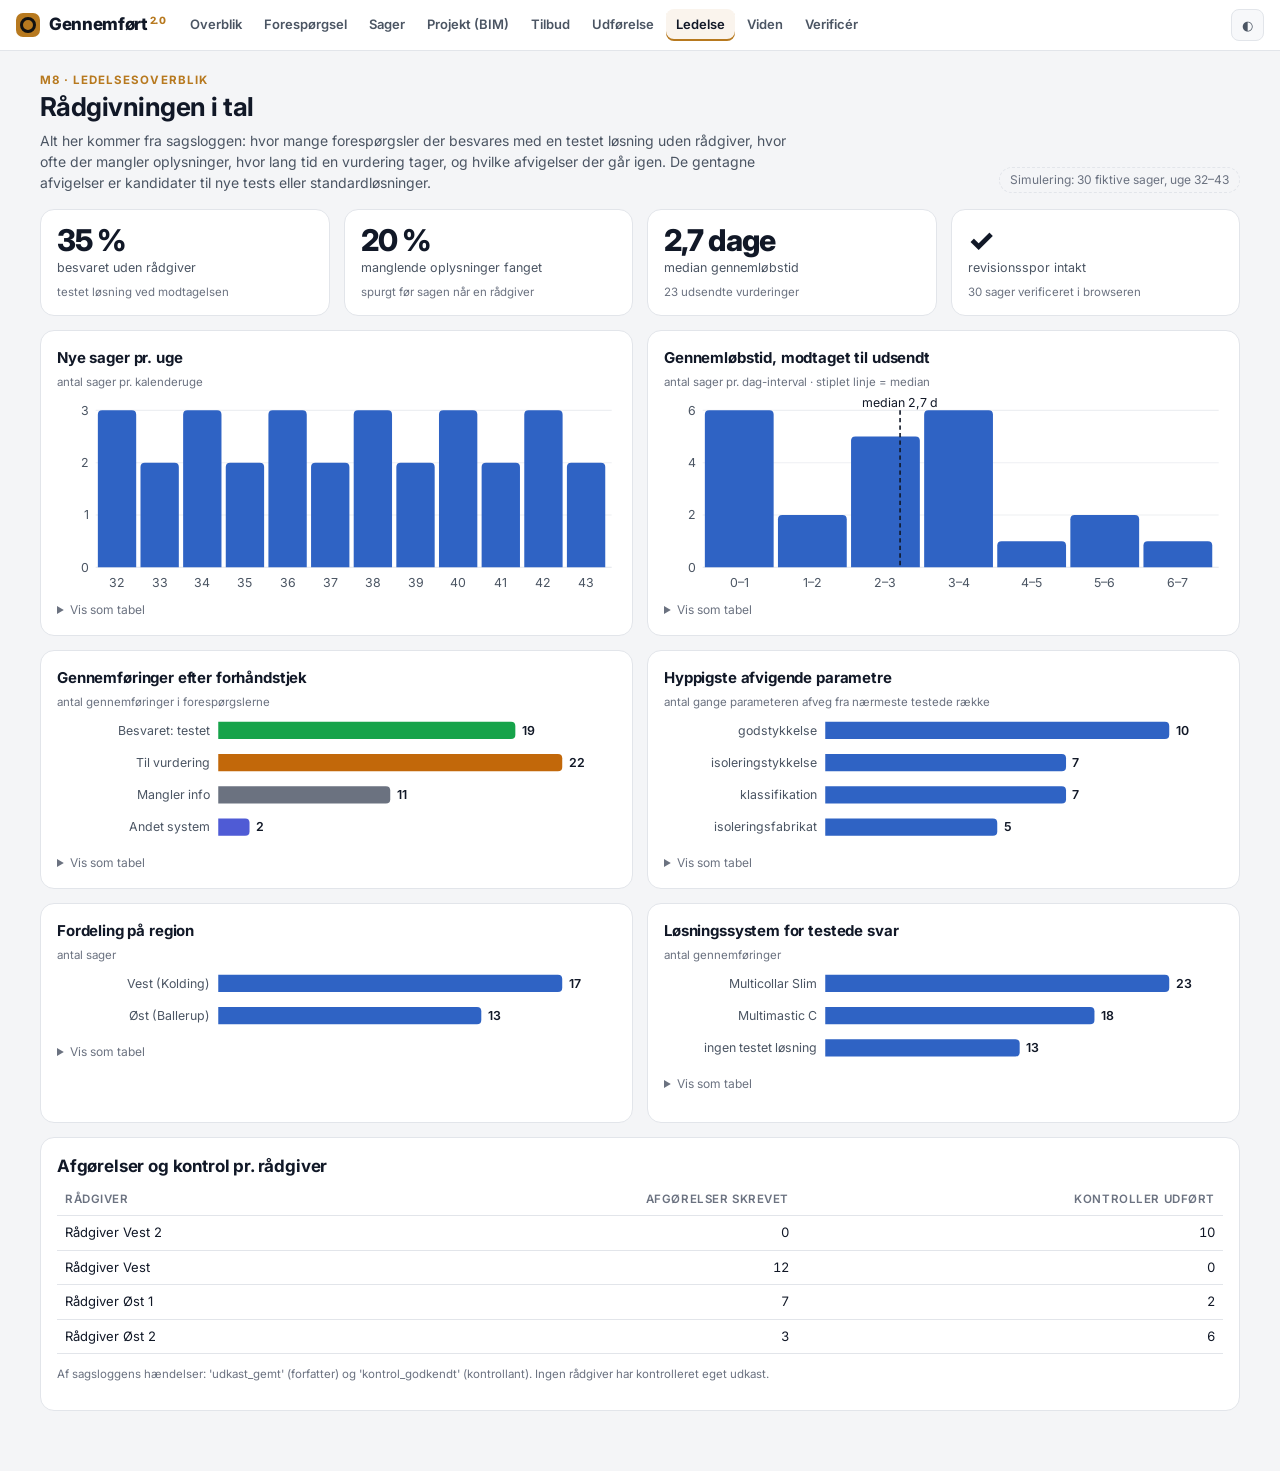
<file: docs/v2/overblik.html>
<!doctype html>
<html lang="da">
<head>
<meta charset="utf-8">
<meta name="viewport" content="width=device-width, initial-scale=1">
<title>Ledelsesoverblik</title>
<link rel="icon" href="data:image/svg+xml,%3Csvg xmlns='http://www.w3.org/2000/svg' viewBox='0 0 32 32'%3E%3Crect x='4' y='4' width='24' height='24' rx='5' fill='%23e8a317'/%3E%3Ccircle cx='16' cy='16' r='6.5' fill='none' stroke='%23111' stroke-width='3'/%3E%3C/svg%3E">
<link rel="preconnect" href="https://fonts.googleapis.com"><link rel="preconnect" href="https://fonts.gstatic.com" crossorigin>
<link href="https://fonts.googleapis.com/css2?family=Inter:wght@400;500;600;700;800&family=JetBrains+Mono:wght@400;500&display=swap" rel="stylesheet">
<link rel="stylesheet" href="assets/app.css">
<style>
.ch{min-height:220px}
.ch h2{font-size:15px}
details.tbl summary{font-size:12px;color:var(--ink3);cursor:pointer;margin-top:6px}
</style>
</head>
<body>
<main class="wrap">
  <div class="pagehead">
    <div><div class="eyebrow">M8 · Ledelsesoverblik</div><h1>Rådgivningen i tal</h1>
      <p>Alt her kommer fra sagsloggen: hvor mange forespørgsler der besvares med en testet løsning uden rådgiver, hvor ofte der mangler oplysninger, hvor lang tid en vurdering tager, og hvilke afvigelser der går igen. De gentagne afvigelser er kandidater til nye tests eller standardløsninger.</p></div>
    <span class="demo">Simulering: 30 fiktive sager, uge 32–43</span>
  </div>
  <div class="grid g4" id="kpis"></div>
  <div class="grid g2" style="margin-top:14px">
    <div class="card ch"><h2>Nye sager pr. uge</h2><div class="note">antal sager pr. kalenderuge</div><div id="c_week"></div></div>
    <div class="card ch"><h2>Gennemløbstid, modtaget til udsendt</h2><div class="note">antal sager pr. dag-interval · stiplet linje = median</div><div id="c_lead"></div></div>
    <div class="card ch"><h2>Gennemføringer efter forhåndstjek</h2><div class="note">antal gennemføringer i forespørgslerne</div><div id="c_triage"></div></div>
    <div class="card ch"><h2>Hyppigste afvigende parametre</h2><div class="note">antal gange parameteren afveg fra nærmeste testede række</div><div id="c_dev"></div></div>
    <div class="card ch"><h2>Fordeling på region</h2><div class="note">antal sager</div><div id="c_reg"></div></div>
    <div class="card ch"><h2>Løsningssystem for testede svar</h2><div class="note">antal gennemføringer</div><div id="c_sys"></div></div>
  </div>
  <div class="card" style="margin-top:14px"><h2>Afgørelser og kontrol pr. rådgiver</h2><div class="tablewrap"><table class="t" id="adv"></table></div>
    <p class="note">Af sagsloggens hændelser: 'udkast_gemt' (forfatter) og 'kontrol_godkendt' (kontrollant). Ingen rådgiver har kontrolleret eget udkast.</p></div>
</main>
<script src="engine.js"></script>
<script src="assets/common.js"></script>
<script>
(async () => {
const { $, esc, num, tip } = GF;
const [D, CASES] = await GF.load('dashboard', 'cases');
const chainOk = (await Promise.all(CASES.map(c => GF.verifyChain(c.events)))).every(r => r.ok);
$('#kpis').innerHTML = [[D.deflected_pct + ' %', 'besvaret uden rådgiver', 'testet løsning ved modtagelsen'], [D.missing_info_pct + ' %', 'manglende oplysninger fanget', 'spurgt før sagen når en rådgiver'],
  [num(D.lead_days_median) + ' dage', 'median gennemløbstid', D.lead_days.length + ' udsendte vurderinger'], [chainOk ? '✓' : '✗', 'revisionsspor intakt', `${CASES.length} sager verificeret i browseren`]]
  .map(([v, l, s]) => `<div class="kpi"><div class="v">${v}</div><div class="l">${l}</div><div class="s">${s}</div></div>`).join('');

const W = 520, PADL = 36, PADB = 26, PADT = 18;
function table(rows, head) { return `<details class="tbl"><summary>Vis som tabel</summary><table class="t">${head ? `<tr>${head.map(h => `<th>${h}</th>`).join('')}</tr>` : ''}${rows.map(r => `<tr>${r.map((x, i) => `<td class="${i ? 'num' : ''}">${esc(x)}</td>`).join('')}</tr>`).join('')}</table></details>`; }
function vbar(el, data, o) {
  o = o || {}; const H = 190, max = Math.max(...data.map(d => d[1]), 1), n = data.length, bw = (W - PADL - 8) / n, ticks = o.ticks || niceTicks(max);
  const top = ticks[ticks.length - 1], y = v => PADT + (H - PADT - PADB) * (1 - v / top);
  let s = `<svg class="chart" viewBox="0 0 ${W} ${H}" role="img" aria-label="${esc(o.label || '')}">`;
  ticks.forEach(t => s += `<line class="ax" x1="${PADL}" x2="${W - 4}" y1="${y(t)}" y2="${y(t)}" stroke-opacity="${t ? .6 : 1}"/><text x="${PADL - 6}" y="${y(t) + 4}" text-anchor="end">${t}</text>`);
  data.forEach((d, i) => { const x = PADL + i * bw + 2, h = y(0) - y(d[1]), w = Math.max(2, bw - 4);
    s += `<path d="M${x},${y(0)} v${-Math.max(0, h - 4)} q0,-4 4,-4 h${w - 8} q4,0 4,4 v${Math.max(0, h - 4)} z" fill="var(--bar)" data-t="${esc(d[0])}: ${d[1]}${o.unit || ''}"/>`;
    s += `<rect x="${x - 2}" y="${PADT}" width="${bw}" height="${H - PADT - PADB}" fill="transparent" data-t="${esc(d[0])}: ${d[1]}${o.unit || ''}"/>`;
    if (n <= 14) s += `<text x="${x + w / 2}" y="${H - 8}" text-anchor="middle">${esc(d[0])}</text>`; });
  if (o.mark !== undefined) { const mx = PADL + o.mark * bw; s += `<line x1="${mx}" x2="${mx}" y1="${PADT}" y2="${y(0)}" stroke="var(--ink)" stroke-dasharray="4 3" stroke-width="1.5"/><text x="${mx}" y="${PADT - 3}" text-anchor="middle" style="fill:var(--ink)">median ${num(o.markLabel)} d</text>`; }
  el.innerHTML = s + '</svg>' + table(data.map(d => [d[0], d[1]]), o.head); hover(el);
}
function hbar(el, data, o) {
  o = o || {}; const rowH = 30, H = data.length * rowH + 8, LW = o.lw || 150, max = Math.max(...data.map(d => d[1]), 1);
  let s = `<svg class="chart" viewBox="0 0 ${W} ${H}" role="img">`;
  data.forEach((d, i) => { const y = 4 + i * rowH, w = Math.max(3, (W - LW - 50) * d[1] / max);
    s += `<text x="${LW - 8}" y="${y + 18}" text-anchor="end">${esc(d[0])}</text>`;
    s += `<path d="M${LW},${y + 6} h${w - 4} q4,0 4,4 v8 q0,4 -4,4 h${-(w - 4)} z" fill="${d[2] ? `var(${d[2]})` : 'var(--bar)'}" data-t="${esc(d[0])}: ${d[1]}"/>`;
    s += `<text x="${LW + w + 6}" y="${y + 18}" style="fill:var(--ink);font-weight:600">${d[1]}</text>`;
    s += `<rect x="0" y="${y}" width="${W}" height="${rowH}" fill="transparent" data-t="${esc(d[0])}: ${d[1]}"/>`; });
  el.innerHTML = s + '</svg>' + table(data.map(d => [d[0], d[1]]), o.head); hover(el);
}
function niceTicks(max) { const step = max <= 5 ? 1 : max <= 10 ? 2 : max <= 25 ? 5 : 10; const t = []; for (let v = 0; v <= max + step - 1e-9; v += step) t.push(v); if (t[t.length - 1] < max) t.push(t[t.length - 1] + step); return t; }
function hover(el) { el.querySelectorAll('[data-t]').forEach(m => { m.onmousemove = e => tip(esc(m.dataset.t), e); m.onmouseleave = () => tip(null); }); }

vbar($('#c_week'), Object.entries(D.per_week).map(([w, n]) => [w, n]), {head: ['Uge', 'Sager']});
const bins = [0, 1, 2, 3, 4, 5, 6, 7].slice(0, -1).map(b => [`${b}–${b + 1}`, D.lead_days.filter(x => x >= b && x < b + 1).length]);
vbar($('#c_lead'), bins, {mark: D.lead_days_median, markLabel: D.lead_days_median, head: ['Dage', 'Sager']});
const TL = {BESVARET_TESTET: ['Besvaret: testet', '--ok'], TIL_VURDERING: ['Til vurdering', '--dev'], MANGLER_INFO: ['Mangler info', '--miss'], ANDET_SYSTEM: ['Andet system', '--other']};
hbar($('#c_triage'), Object.entries(TL).map(([k, [l, c]]) => [l, D.triage[k] || 0, c]), {head: ['Forhåndstjek', 'Gennemføringer']});
hbar($('#c_dev'), Object.entries(D.deviations).sort((a, b) => b[1] - a[1]).map(([k, v]) => [k, v]), {head: ['Parameter', 'Antal']});
hbar($('#c_reg'), Object.entries(D.regions).map(([k, v]) => [k === 'ØST' ? 'Øst (Ballerup)' : 'Vest (Kolding)', v]), {head: ['Region', 'Sager']});
hbar($('#c_sys'), Object.entries(D.systems).sort((a, b) => b[1] - a[1]).map(([k, v]) => [k === '-' ? 'ingen testet løsning' : k, v]), {head: ['System', 'Gennemføringer']});

const adv = {};
CASES.forEach(c => c.events.forEach(e => { if (!e.actor.startsWith('Rådgiver')) return; const a = adv[e.actor] = adv[e.actor] || {d: 0, k: 0, own: 0};
  if (e.action === 'udkast_gemt') a.d++; if (e.action === 'kontrol_godkendt') { a.k++; } }));
$('#adv').innerHTML = '<tr><th>Rådgiver</th><th class="num">Afgørelser skrevet</th><th class="num">Kontroller udført</th></tr>' +
  Object.entries(adv).sort().map(([n, a]) => `<tr><td>${esc(n)}</td><td class="num">${a.d}</td><td class="num">${a.k}</td></tr>`).join('');
})();
</script>
</body>
</html>
</file>
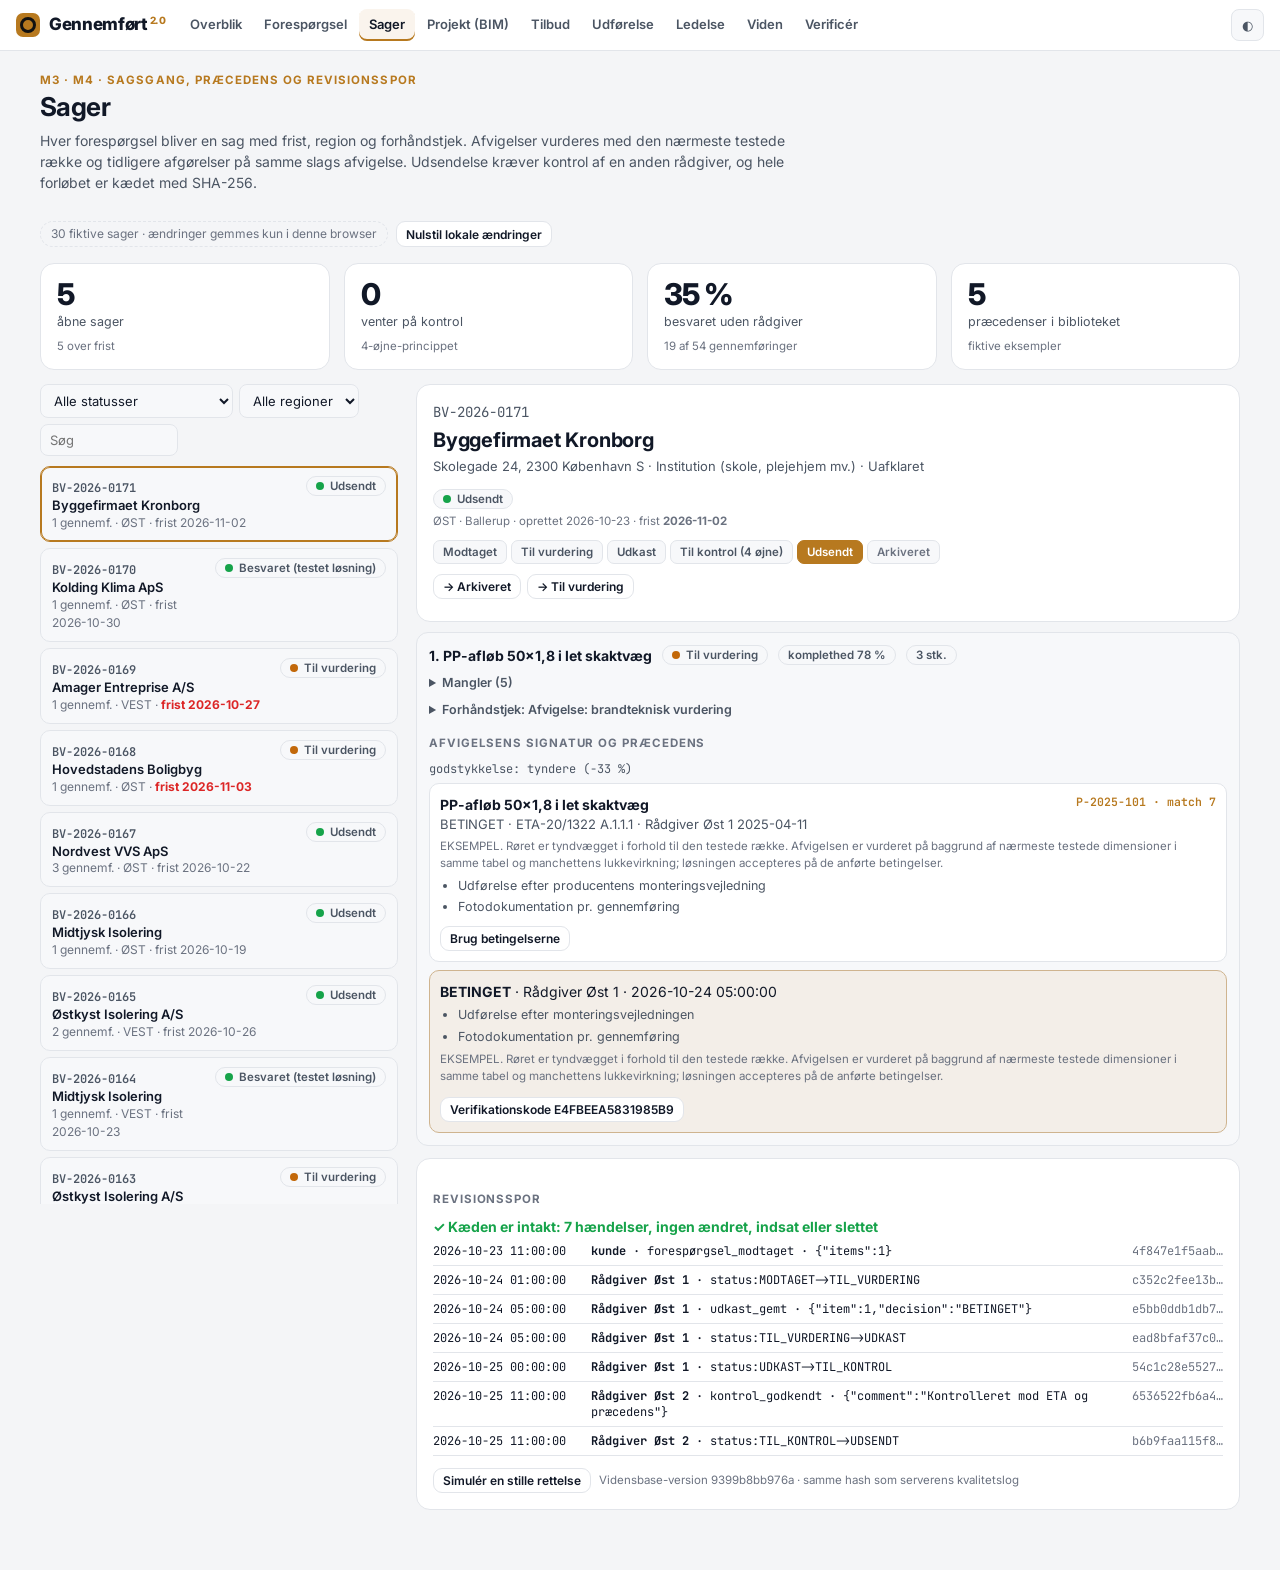
<file: docs/v2/sager.html>
<!doctype html>
<html lang="da">
<head>
<meta charset="utf-8">
<meta name="viewport" content="width=device-width, initial-scale=1">
<title>Sager</title>
<link rel="icon" href="data:image/svg+xml,%3Csvg xmlns='http://www.w3.org/2000/svg' viewBox='0 0 32 32'%3E%3Crect x='4' y='4' width='24' height='24' rx='5' fill='%23e8a317'/%3E%3Ccircle cx='16' cy='16' r='6.5' fill='none' stroke='%23111' stroke-width='3'/%3E%3C/svg%3E">
<link rel="preconnect" href="https://fonts.googleapis.com"><link rel="preconnect" href="https://fonts.gstatic.com" crossorigin>
<link href="https://fonts.googleapis.com/css2?family=Inter:wght@400;500;600;700;800&family=JetBrains+Mono:wght@400;500&display=swap" rel="stylesheet">
<link rel="stylesheet" href="assets/app.css">
<style>
@media (min-width:981px){.split{grid-template-columns:minmax(300px,360px) minmax(0,1fr)}}
.listcol{position:sticky;top:66px;max-height:calc(100vh - 80px);overflow:auto;padding-right:2px}
.row{grid-template-columns:1fr auto}
.row .due.late{color:var(--bad);font-weight:700}
.it{border:1px solid var(--line);border-radius:12px;background:var(--panel2);padding:12px;margin-top:10px}
.it .ihead{display:flex;gap:10px;align-items:center;flex-wrap:wrap}
.prec{border:1px solid var(--line);border-radius:10px;background:var(--panel);padding:10px;margin-top:6px}
.prec .sc{font:600 11.5px "JetBrains Mono",monospace;color:var(--accent)}
.dec{border:1px solid color-mix(in srgb,var(--accent) 45%,var(--line));border-radius:10px;padding:10px;background:var(--soft);margin-top:8px}
.radio{display:flex;gap:8px;flex-wrap:wrap}
.radio label{display:flex;align-items:center;gap:6px;border:1px solid var(--line);border-radius:8px;padding:6px 10px;cursor:pointer;background:var(--panel);font-size:13px;color:var(--ink)}
.radio input{width:auto}
.err{color:var(--bad);font-size:12.5px;font-weight:600;margin-top:6px}
.sig{font:12px "JetBrains Mono",monospace;color:var(--ink2)}
.flowbtns{display:flex;gap:6px;flex-wrap:wrap}
@media (max-width:980px){.listcol{position:static;max-height:none}}
</style>
</head>
<body>
<main class="wrap">
  <div class="pagehead">
    <div><div class="eyebrow">M3 · M4 · Sagsgang, præcedens og revisionsspor</div><h1>Sager</h1>
      <p>Hver forespørgsel bliver en sag med frist, region og forhåndstjek. Afvigelser vurderes med den nærmeste testede række og tidligere afgørelser på samme slags afvigelse. Udsendelse kræver kontrol af en anden rådgiver, og hele forløbet er kædet med SHA-256.</p></div>
    <div class="act"><span class="demo">30 fiktive sager · ændringer gemmes kun i denne browser</span><button class="btn sm" id="reset">Nulstil lokale ændringer</button></div>
  </div>
  <div class="grid g4" id="kpis" style="margin-bottom:14px"></div>
  <div class="split">
    <div class="listcol">
      <div class="filters">
        <select id="fStatus"><option value="">Alle statusser</option></select>
        <select id="fRegion"><option value="">Alle regioner</option><option>ØST</option><option>VEST</option></select>
        <input id="fText" placeholder="Søg" size="10">
      </div>
      <div id="list"></div>
    </div>
    <div id="detail"><div class="card empty">Vælg en sag.</div></div>
  </div>
</main>
<script src="engine.js"></script>
<script src="assets/common.js"></script>
<script>
(async () => {
const { $, $$, esc, store, verdictHTML, triageBadge, caseBadge, badge } = GF;
const S = await GF.engineReady();
const [DEMO, LIB, VERIFY] = await GF.load('cases', 'precedents', 'verify');
const KB = S.kb.version;
const TRANS = {MODTAGET: ['MANGLER_INFO', 'TIL_VURDERING', 'BESVARET', 'AFVIST'], MANGLER_INFO: ['TIL_VURDERING', 'AFVIST'], TIL_VURDERING: ['UDKAST', 'MANGLER_INFO', 'AFVIST'],
  UDKAST: ['TIL_KONTROL', 'TIL_VURDERING'], TIL_KONTROL: ['UDSENDT', 'UDKAST'], UDSENDT: ['ARKIVERET', 'TIL_VURDERING'], BESVARET: ['ARKIVERET', 'TIL_VURDERING'], AFVIST: ['ARKIVERET'], ARKIVERET: []};
const ADVISERS = ['Rådgiver Øst 1', 'Rådgiver Øst 2', 'Rådgiver Vest', 'Rådgiver Vest 2'];
const CODES = {}; for (const [code, v] of Object.entries(VERIFY)) CODES[v.case + '#' + v.item] = code;
const DL = new Set(S.downloads || []);
let filt = {status: '', region: '', text: ''}, cur = null, tamper = null;

const clone = o => JSON.parse(JSON.stringify(o));
function all() {
  const over = store.get('cases-local', {}), inbox = store.get('inbox', []);
  return [...DEMO.map(c => over[c.id] || c), ...inbox.map(c => over[c.id] || c)].sort((a, b) => b.created.localeCompare(a.created));
}
function persist(c) { const over = store.get('cases-local', {}); over[c.id] = c; store.set('cases-local', over); }
const today = new Date().toISOString().slice(0, 10);
const open = c => !['UDSENDT', 'BESVARET', 'ARKIVERET', 'AFVIST'].includes(c.status);

function kpis() {
  const cs = all(), op = cs.filter(open);
  const late = op.filter(c => c.due < today).length;
  const items = cs.flatMap(c => c.items), defl = items.filter(i => i.triage === 'BESVARET_TESTET').length;
  $('#kpis').innerHTML = [[op.length, 'åbne sager', late + ' over frist'], [cs.filter(c => c.status === 'TIL_KONTROL').length, 'venter på kontrol', '4-øjne-princippet'],
    [Math.round(100 * defl / Math.max(1, items.length)) + ' %', 'besvaret uden rådgiver', defl + ' af ' + items.length + ' gennemføringer'],
    [LIB.length, 'præcedenser i biblioteket', 'fiktive eksempler']].map(([v, l, s]) => `<div class="kpi"><div class="v">${v}</div><div class="l">${l}</div><div class="s">${s}</div></div>`).join('');
}
function list() {
  const cs = all().filter(c => (!filt.status || c.status === filt.status) && (!filt.region || c.region === filt.region) &&
    (!filt.text || (c.id + ' ' + (c.customer || {}).company + ' ' + (c.project || {}).address + ' ' + c.items.map(i => i.title).join(' ')).toLowerCase().includes(filt.text)));
  $('#list').innerHTML = cs.map(c => `<div class="row ${cur && cur.id === c.id ? 'sel' : ''}" data-id="${c.id}"><div>
      <div><span class="id">${c.id}</span>${c.local ? ' <span class="pill">ny</span>' : ''}</div>
      <div class="t">${esc((c.customer || {}).company || '–')}</div>
      <div class="s">${c.items.length} gennemf. · ${esc(c.region)} · <span class="due ${open(c) && c.due < today ? 'late' : ''}">frist ${c.due}</span></div></div>${caseBadge(c.status)}</div>`).join('') || '<div class="empty">Ingen sager.</div>';
  $$('#list .row').forEach(r => r.onclick = () => { location.hash = r.dataset.id; });
}
function route() { const id = decodeURIComponent(location.hash.slice(1)); const c = all().find(x => x.id === id) || (!cur && all()[0]); if (c) show(c); }

function precedentsHTML(c, it) {
  const v = it.verdict; if (!['AFVIGELSE', 'IKKE_DAEKKET'].includes(v.status) || !v.nearest.length) return '';
  const q = GEngine.itemQuery(it), r = GEngine.findPrecedents(q, v.nearest[0], LIB, 3);
  const sig = r.signature.map(s => `${s.param}: ${s.direction}${s.magnitude !== null ? ` (${s.magnitude > 0 ? '+' : ''}${s.magnitude}${s.param === 'klassifikation' ? ' min' : ' %'})` : ''}`).join(' · ');
  return `<div class="sec"><h3>Afvigelsens signatur og præcedens</h3><div class="sig">${esc(sig || '–')}</div>
    ${r.hits.length ? r.hits.map(h => `<div class="prec"><div style="display:flex;justify-content:space-between;gap:8px"><b>${esc(h.title)}</b><span class="sc">${h.id} · match ${h.score}</span></div>
      <div class="sub">${esc(h.decision)} · ${esc(h.eta)} ${esc(h.section)} · ${esc(h.author)} ${esc(h.date)}</div>
      <div class="note" style="margin-top:4px">${esc(h.argument)}</div>${h.conditions.length ? `<ul class="cond">${h.conditions.map(x => `<li>${esc(x)}</li>`).join('')}</ul>` : ''}
      <button class="btn sm" data-useprec="${it.no}|${h.id}" style="margin-top:6px">Brug betingelserne</button></div>`).join('')
      : '<div class="note">Ingen tidligere afgørelse på samme slags afvigelse. Afgørelsen her bliver præcedens for de næste.</div>'}</div>`;
}
function decisionHTML(c, it) {
  const d = it.decision, code = CODES[c.id + '#' + it.no], pdf = `udstedte/${c.id}-${it.no}.pdf`;
  if (d) return `<div class="dec"><b>${esc(d.decision)}</b> · ${esc(d.author)} · ${esc(d.at.replace('T', ' '))}${d.conditions && d.conditions.length ? `<ul class="cond">${d.conditions.map(x => `<li>${esc(x)}</li>`).join('')}</ul>` : ''}
    <div class="note" style="margin-top:4px">${esc(d.argument)}</div>
    <div class="act">${DL.has(pdf) ? `<a class="btn sm pri" href="downloads/${pdf}" target="_blank">Udstedt vurdering (PDF)</a>` : ''}${code ? `<a class="btn sm" href="verify.html#${code}">Verifikationskode ${code}</a>` : ''}</div></div>`;
  if (!['MODTAGET', 'TIL_VURDERING', 'MANGLER_INFO', 'UDKAST'].includes(c.status) || it.triage !== 'TIL_VURDERING') return '';
  return `<div class="dec" data-editor="${it.no}"><h3 style="margin-bottom:6px">Afgørelse (udkast)</h3>
    <div class="form"><label>Rådgiver<select data-f="actor">${ADVISERS.map(a => `<option ${a.includes(c.region === 'VEST' ? 'Vest' : 'Øst') && !a.endsWith('2') ? 'selected' : ''}>${a}</option>`).join('')}</select></label>
    <div class="radio" style="align-self:end">${['GODKENDT', 'BETINGET', 'AFVIST'].map((x, i) => `<label><input type="radio" name="d${it.no}" value="${x}" ${i === 1 ? 'checked' : ''}>${x.toLowerCase()}</label>`).join('')}</div>
    <label class="full">Betingelser (én pr. linje)<textarea data-f="conditions" style="min-height:60px"></textarea></label>
    <label class="full">Faglig begrundelse (min. 40 tegn, skrevet af rådgiveren) <span class="note" data-count>0 tegn</span><textarea data-f="argument" placeholder="Hvorfor er afvigelsen acceptabel eller ikke, med henvisning til testdata, klassifikation og den nærmeste testede opbygning."></textarea></label></div>
    <div class="act"><button class="btn pri sm" data-save="${it.no}">Gem udkast</button></div><div class="err" data-err></div></div>`;
}
function flowHTML(c) {
  const steps = c.status === 'BESVARET' ? ['MODTAGET', 'BESVARET', 'ARKIVERET'] : GF.CASE_FLOW;
  const idx = steps.indexOf(c.status);
  const strip = `<div class="states">${steps.map((s, i) => `<span class="${s === c.status ? 'now' : i < idx ? 'done' : ''}">${esc(GF.CASE[s])}</span>`).join('')}${idx < 0 ? `<span class="now">${esc(GF.CASE[c.status])}</span>` : ''}</div>`;
  const nexts = TRANS[c.status] || [];
  let review = '';
  if (c.status === 'TIL_KONTROL') review = `<div class="dec"><h3 style="margin-bottom:6px">Kontrol (4 øjne)</h3><div class="form"><label>Kontrollant<select id="rv_actor">${ADVISERS.map(a => `<option>${a}</option>`).join('')}</select></label>
    <label>Kommentar<input id="rv_comment" placeholder="fx Kontrolleret mod ETA og præcedens"></label></div>
    <div class="act"><button class="btn pri sm" id="rv_ok">Godkend</button><button class="btn sm" id="rv_no">Send tilbage</button></div><div class="err" id="rv_err"></div></div>`;
  return strip + `<div class="flowbtns">${nexts.map(n => `<button class="btn sm" data-move="${n}">→ ${esc(GF.CASE[n])}</button>`).join('')}</div><div class="err" id="mv_err"></div>` + review;
}
async function chainHTML(c) {
  const evs = tamper || c.events, r = await GF.verifyChain(evs);
  return `<div class="sec"><h3>Revisionsspor</h3><div class="${r.ok ? 'okline' : 'badline'}">${r.ok ? '✓ Kæden er intakt: ' + evs.length + ' hændelser, ingen ændret, indsat eller slettet' : '✗ Kæden er brudt ved hændelse ' + (r.each.indexOf(false) + 1) + ': loggen er ændret efter at den blev skrevet'}</div>
    <div class="chain">${evs.map((e, i) => `<div class="ev ${r.each[i] ? '' : 'broken'}"><span>${esc(e.at.replace('T', ' '))}</span><span><b>${esc(e.actor)}</b> · ${esc(e.action)}${Object.keys(e.detail || {}).length ? ' · ' + esc(JSON.stringify(e.detail)) : ''}</span><span class="h">${e.hash.slice(0, 12)}…</span></div>`).join('')}</div>
    <div class="act">${tamper ? '<button class="btn sm" id="untamper">Gendan</button>' : '<button class="btn sm" id="tamper">Simulér en stille rettelse</button>'}<span class="note" style="align-self:center">Vidensbase-version ${esc(KB)} · samme hash som serverens kvalitetslog</span></div></div>`;
}
async function show(c) {
  cur = c; list();
  const p = c.project || {}, cu = c.customer || {};
  let h = `<div class="card"><div style="display:flex;justify-content:space-between;gap:10px;flex-wrap:wrap"><div><span class="id mono" style="color:var(--ink2)">${c.id}</span>
    <h2 style="font-size:20px;margin:2px 0">${esc(cu.company || '–')}</h2><div class="sub">${esc(p.address || '')} · ${esc(p.building_type || '')} · ${esc(p.timeline || '')}</div></div>
    <div>${caseBadge(c.status)}<div class="note" style="margin-top:4px">${esc(c.region)} · ${esc(c.office)} · oprettet ${esc(c.created.slice(0, 10))} · frist <b class="${open(c) && c.due < today ? 'badline' : ''}">${esc(c.due)}</b></div></div></div>
    ${flowHTML(c)}</div>`;
  h += c.items.map(it => `<div class="it"><div class="ihead"><b>${it.no}. ${esc(it.title || '')}</b>${triageBadge(it.triage)}<span class="pill">komplethed ${it.completeness} %</span>${it.quantity > 1 ? `<span class="pill">${it.quantity} stk.</span>` : ''}</div>
    ${it.missing && it.missing.length ? `<details class="more"><summary>Mangler (${it.missing.length})</summary><ul class="cond">${it.missing.map(m => `<li>${esc(m)}</li>`).join('')}</ul></details>` : ''}
    <details class="more" ${it.triage === 'TIL_VURDERING' && !it.decision ? 'open' : ''}><summary>Forhåndstjek: ${esc(GF.STATUS[it.verdict.status])}</summary>${verdictHTML(it.verdict, {nodisc: true})}</details>
    ${precedentsHTML(c, it)}${decisionHTML(c, it)}</div>`).join('');
  h += `<div class="card" style="margin-top:12px" id="chainbox">${await chainHTML(c)}</div>`;
  $('#detail').innerHTML = h;
  wire(c);
  if (innerWidth < 980) $('#detail').scrollIntoView();
}
function wire(c) {
  const work = () => { const w = clone(c); return w; };
  $$('[data-editor]').forEach(ed => {
    const ta = ed.querySelector('[data-f=argument]'), cnt = ed.querySelector('[data-count]');
    ta.oninput = () => { cnt.textContent = ta.value.trim().length + ' tegn'; };
  });
  $$('[data-useprec]').forEach(b => b.onclick = () => {
    const [no, pid] = b.dataset.useprec.split('|'), h = LIB.find(x => x.id === pid), ed = $(`[data-editor="${no}"]`); if (!ed || !h) return;
    ed.querySelector('[data-f=conditions]').value = h.conditions.join('\n');
    const r = ed.querySelector(`input[value="${h.decision}"]`); if (r) r.checked = true;
    ed.querySelector('[data-f=argument]').focus();
  });
  $$('[data-save]').forEach(b => b.onclick = async () => {
    const no = +b.dataset.save, ed = $(`[data-editor="${no}"]`), err = ed.querySelector('[data-err]');
    const actor = ed.querySelector('[data-f=actor]').value, dec = ed.querySelector(`input[name="d${no}"]:checked`).value;
    const conds = ed.querySelector('[data-f=conditions]').value.split('\n').map(s => s.trim()).filter(Boolean), arg = ed.querySelector('[data-f=argument]').value.trim();
    if (dec === 'BETINGET' && !conds.length) { err.textContent = 'En betinget godkendelse kræver betingelser.'; return; }
    if (arg.length < 40) { err.textContent = 'Begrundelsen skal være skrevet af rådgiveren (min. 40 tegn).'; return; }
    const w = work(); const it = w.items.find(i => i.no === no);
    if (w.status === 'MODTAGET' || w.status === 'MANGLER_INFO') { const f = w.status; w.status = 'TIL_VURDERING'; await GF.appendEvent(w, actor, `status:${f}->TIL_VURDERING`, {}, KB); }
    it.decision = {decision: dec, conditions: conds, argument: arg, author: actor, at: new Date().toISOString().slice(0, 19)};
    await GF.appendEvent(w, actor, 'udkast_gemt', {item: no, decision: dec}, KB);
    persist(w); show(w);
  });
  $$('[data-move]').forEach(b => b.onclick = async () => {
    const to = b.dataset.move, err = $('#mv_err'), w = work();
    const last = a => [...w.events].reverse().find(e => e.action === a);
    if (to === 'UDKAST' && !w.items.some(i => i.decision)) { err.textContent = 'Gem mindst én afgørelse før udkastet.'; return; }
    if (to === 'UDSENDT') {
      const rv = last('kontrol_godkendt'), au = last('udkast_gemt');
      if (!rv || !au) { err.textContent = 'Kan ikke udsendes uden udkast og godkendt kontrol.'; return; }
      if (rv.actor === au.actor) { err.textContent = 'Kontrollen skal udføres af en anden rådgiver end forfatteren (4-øjne-princip).'; return; }
    }
    const actor = to === 'UDSENDT' ? last('kontrol_godkendt').actor : (last('udkast_gemt') || {}).actor || ADVISERS[c.region === 'VEST' ? 2 : 0];
    const f = w.status; w.status = to; await GF.appendEvent(w, actor, `status:${f}->${to}`, {}, KB);
    persist(w); show(w);
  });
  const rv = async ok => {
    const w = work(), actor = $('#rv_actor').value, au = [...w.events].reverse().find(e => e.action === 'udkast_gemt');
    if (au && au.actor === actor) { $('#rv_err').textContent = 'Forfatteren kan ikke kontrollere sit eget udkast (4-øjne-princip).'; return; }
    await GF.appendEvent(w, actor, ok ? 'kontrol_godkendt' : 'kontrol_afvist', {comment: $('#rv_comment').value || (ok ? 'Kontrolleret' : 'Tilbage til udkast')}, KB);
    if (!ok) { w.status = 'UDKAST'; await GF.appendEvent(w, actor, 'status:TIL_KONTROL->UDKAST', {}, KB); }
    persist(w); show(w);
  };
  if ($('#rv_ok')) { $('#rv_ok').onclick = () => rv(true); $('#rv_no').onclick = () => rv(false); }
  if ($('#tamper')) $('#tamper').onclick = async () => {
    tamper = clone(c.events); const i = tamper.findIndex(e => e.action === 'udkast_gemt'); const k = i >= 0 ? i : Math.min(1, tamper.length - 1);
    tamper[k].detail = {...tamper[k].detail, decision: 'GODKENDT', item: (tamper[k].detail || {}).item ?? 1}; if (i < 0) tamper[k].actor = 'Ukendt';
    $('#chainbox').innerHTML = await chainHTML(c); wire(c);
  };
  if ($('#untamper')) $('#untamper').onclick = async () => { tamper = null; $('#chainbox').innerHTML = await chainHTML(c); wire(c); };
}

$('#fStatus').innerHTML += Object.entries(GF.CASE).map(([k, l]) => `<option value="${k}">${esc(l)}</option>`).join('');
$('#fStatus').onchange = e => { filt.status = e.target.value; list(); };
$('#fRegion').onchange = e => { filt.region = e.target.value; list(); };
$('#fText').oninput = e => { filt.text = e.target.value.toLowerCase(); list(); };
$('#reset').onclick = () => { store.del('cases-local'); store.del('inbox'); tamper = null; cur = null; kpis(); route(); list(); };
window.addEventListener('hashchange', () => { tamper = null; route(); });
kpis(); route(); list();
window.C = {show: id => show(all().find(c => c.id === id)), all};
})();
</script>
</body>
</html>
</file>
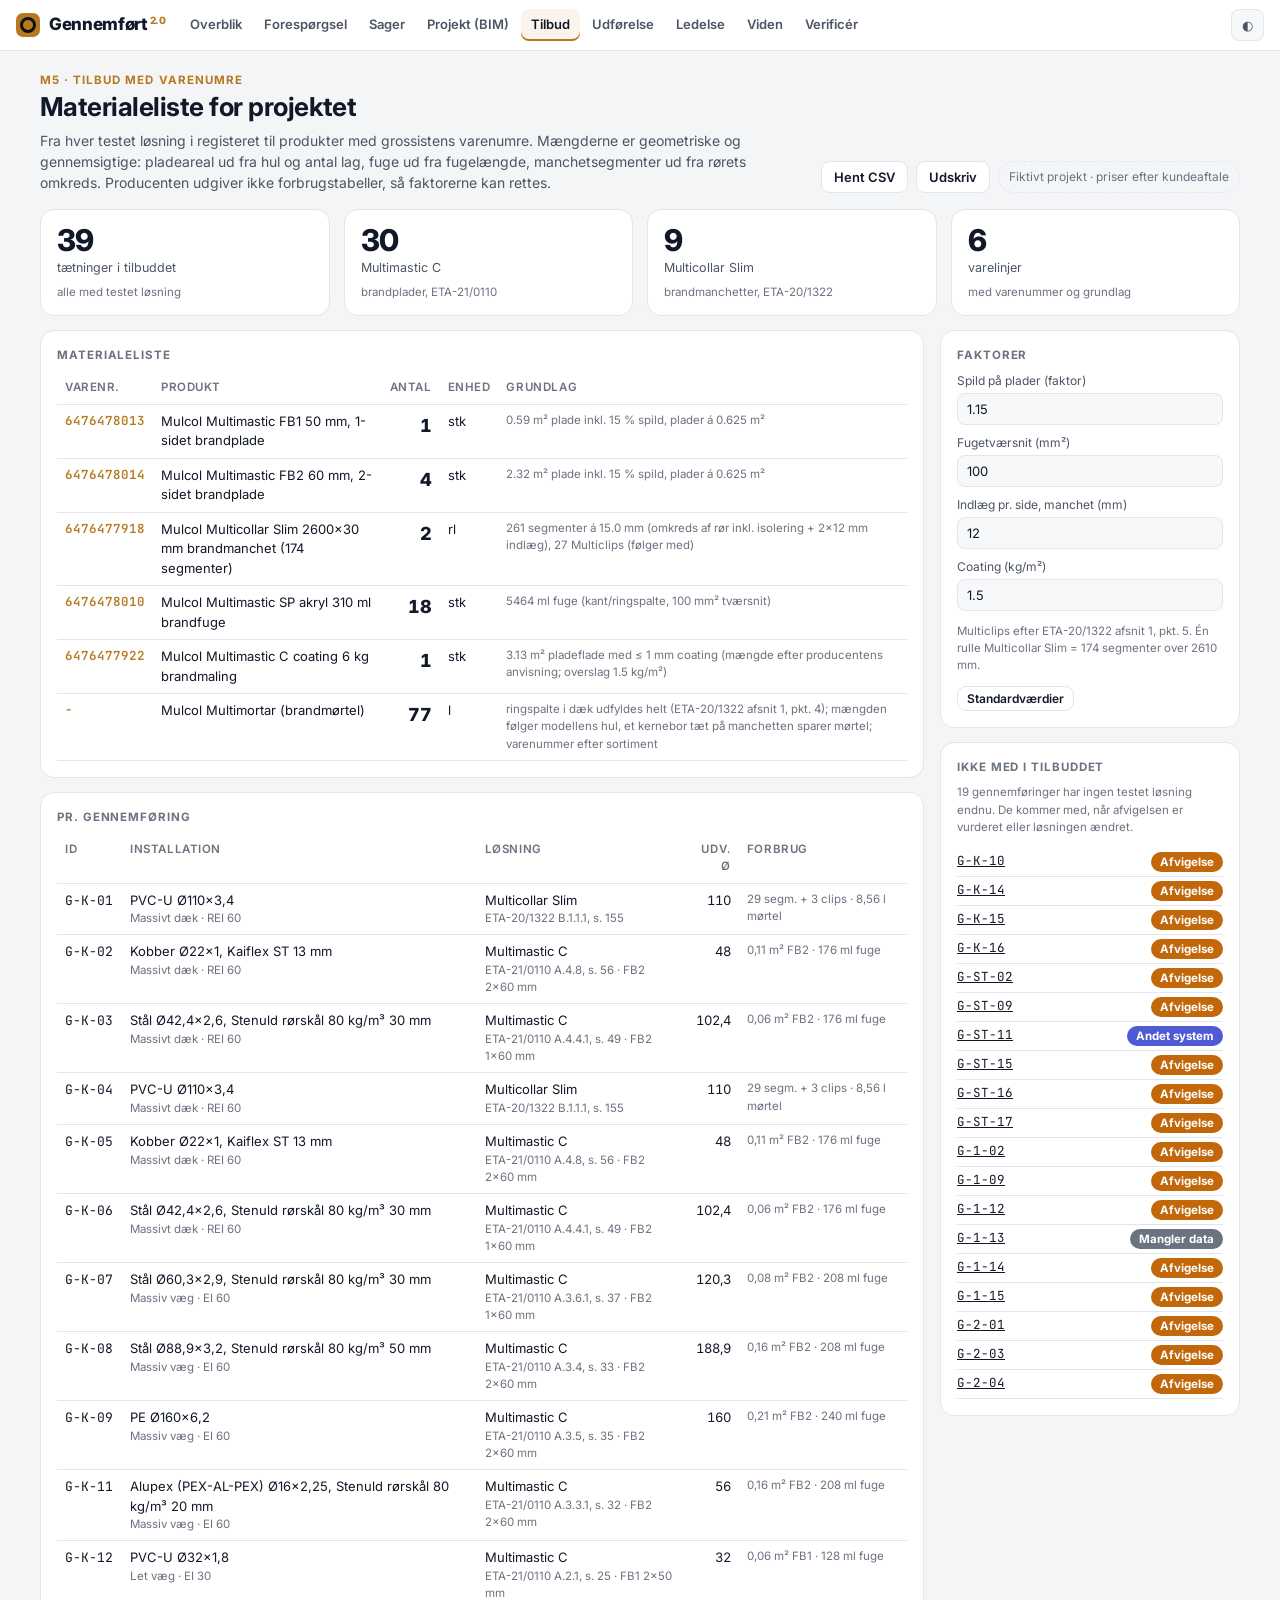
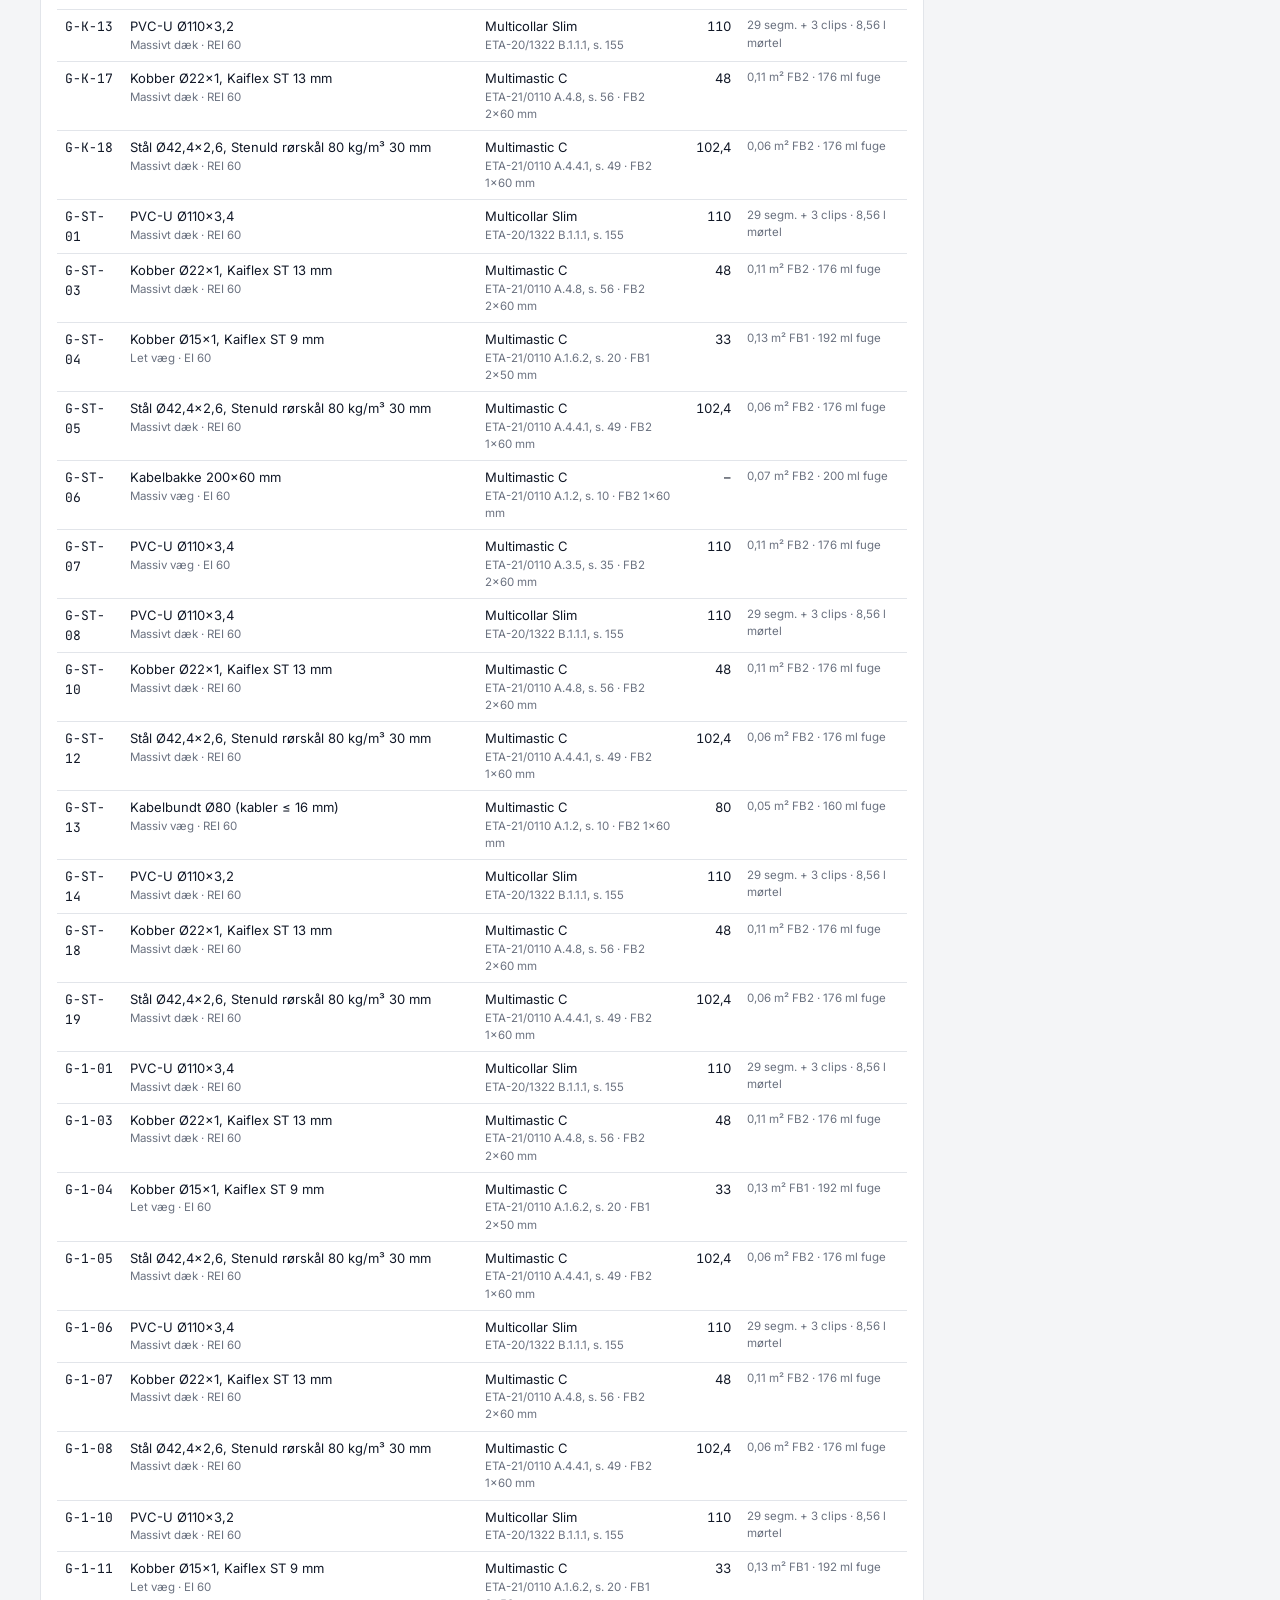
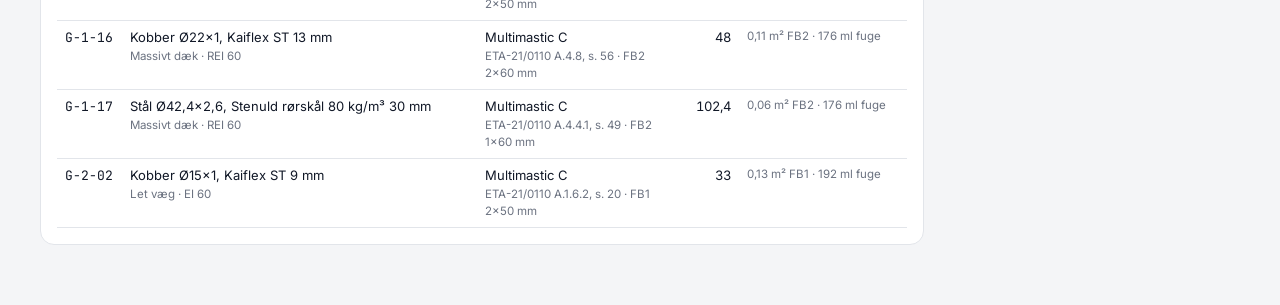
<file: docs/v2/tilbud.html>
<!doctype html>
<html lang="da">
<head>
<meta charset="utf-8">
<meta name="viewport" content="width=device-width, initial-scale=1">
<title>Tilbud og materialeliste</title>
<link rel="icon" href="data:image/svg+xml,%3Csvg xmlns='http://www.w3.org/2000/svg' viewBox='0 0 32 32'%3E%3Crect x='4' y='4' width='24' height='24' rx='5' fill='%23e8a317'/%3E%3Ccircle cx='16' cy='16' r='6.5' fill='none' stroke='%23111' stroke-width='3'/%3E%3C/svg%3E">
<link rel="preconnect" href="https://fonts.googleapis.com"><link rel="preconnect" href="https://fonts.gstatic.com" crossorigin>
<link href="https://fonts.googleapis.com/css2?family=Inter:wght@400;500;600;700;800&family=JetBrains+Mono:wght@400;500&display=swap" rel="stylesheet">
<link rel="stylesheet" href="assets/app.css">
<style>
.qty{font-size:18px;font-weight:800}
td.no{font:600 12.5px "JetBrains Mono",monospace;color:var(--accent);white-space:nowrap}
.fac label{font-size:12px}
@media (min-width:981px){.qsplit{grid-template-columns:minmax(0,1fr) 300px}}
</style>
</head>
<body>
<main class="wrap">
  <div class="pagehead">
    <div><div class="eyebrow">M5 · Tilbud med varenumre</div><h1>Materialeliste for projektet</h1>
      <p>Fra hver testet løsning i registeret til produkter med grossistens varenumre. Mængderne er geometriske og gennemsigtige: pladeareal ud fra hul og antal lag,
        fuge ud fra fugelængde, manchetsegmenter ud fra rørets omkreds. Producenten udgiver ikke forbrugstabeller, så faktorerne kan rettes.</p></div>
    <div class="act noprint"><button class="btn" id="csv">Hent CSV</button><button class="btn" onclick="print()">Udskriv</button><span class="demo">Fiktivt projekt · priser efter kundeaftale</span></div>
  </div>
  <div class="grid g4" id="kpis" style="margin-bottom:14px"></div>
  <div class="split qsplit">
    <div>
      <div class="card"><h3>Materialeliste</h3><div class="tablewrap"><table class="t" id="lines"></table></div></div>
      <div class="card" style="margin-top:14px"><h3>Pr. gennemføring</h3><div class="tablewrap"><table class="t" id="per"></table></div></div>
    </div>
    <div>
      <div class="card fac"><h3>Faktorer</h3><div class="form" style="grid-template-columns:1fr" id="fac"></div>
        <p class="note">Multiclips efter ETA-20/1322 afsnit 1, pkt. 5. Én rulle Multicollar Slim = 174 segmenter over 2610 mm.</p>
        <button class="btn sm" id="defaults">Standardværdier</button></div>
      <div class="card" style="margin-top:14px"><h3>Ikke med i tilbuddet</h3><div id="out"></div></div>
    </div>
  </div>
</main>
<script src="engine.js"></script>
<script src="assets/common.js"></script>
<script src="assets/quote.js"></script>
<script>
(async () => {
const { $, esc, num, store } = GF;
await GF.engineReady();
const [REG] = await GF.load('register');
const solved = GQuote.solvedFromRegister(REG);
const FIELDS = [['board_waste', 'Spild på plader (faktor)', 0.01], ['joint_mm2', 'Fugetværsnit (mm²)', 5], ['inlay_mm', 'Indlæg pr. side, manchet (mm)', 1], ['coat_kg_m2', 'Coating (kg/m²)', 0.1]];
let F = Object.assign({}, GQuote.FACTORS, store.get('quote-factors', {}));
function factors() {
  $('#fac').innerHTML = FIELDS.map(([k, l, s]) => `<label>${l}<input type="number" step="${s}" data-k="${k}" value="${F[k]}"></label>`).join('');
  $('#fac').querySelectorAll('input').forEach(i => i.oninput = () => { const v = parseFloat(i.value); if (v > 0) { F[i.dataset.k] = v; store.set('quote-factors', F); render(); } });
}
function render() {
  const lines = GQuote.materialList(solved, F);
  window.QLINES = lines;
  $('#lines').innerHTML = `<tr><th>Varenr.</th><th>Produkt</th><th class="num">Antal</th><th>Enhed</th><th>Grundlag</th></tr>` +
    lines.map(l => `<tr><td class="no">${esc(l.no)}</td><td>${esc(l.name)}</td><td class="num qty">${num(l.qty)}</td><td>${esc(l.unit)}</td><td class="note">${esc(l.basis)}</td></tr>`).join('');
  $('#per').innerHTML = `<tr><th>ID</th><th>Installation</th><th>Løsning</th><th class="num">Udv. Ø</th><th>Forbrug</th></tr>` + solved.map(s => {
    const q = GQuote.linesFor(s, s.best, s.faces, F);
    const parts = [];
    if (q.FB1 || q.FB2) parts.push(`${num(q.FB1 || q.FB2, 2)} m² ${q.FB1 ? 'FB1' : 'FB2'}`);
    if (q.COLLAR_seg) parts.push(`${q.COLLAR_seg} segm. + ${q.clips} clips`);
    if (q.SP_ml) parts.push(`${num(q.SP_ml, 0)} ml fuge`);
    if (q.mortar_l) parts.push(`${num(q.mortar_l, 2)} l mørtel`);
    return `<tr><td class="mono">${s.id}</td><td>${esc(s.p.service.line)}<div class="note">${esc(GF.HOST[s.p.host.kind])} · ${esc(s.p.host.rating)}</div></td>
      <td>${esc(s.best.system)}<div class="note">${esc(s.best.eta)} ${esc(s.best.section)}, s. ${s.best.page}${s.best.board ? ' · ' + esc(s.best.board) : ''}</div></td><td class="num">${s.p.service.kind === 'cable_tray' ? '–' : num(s.outer_d)}</td><td class="note">${parts.join(' · ')}</td></tr>`;
  }).join('');
  const per = {}; solved.forEach(s => per[s.best.system] = (per[s.best.system] || 0) + 1);
  $('#kpis').innerHTML = [[solved.length, 'tætninger i tilbuddet', 'alle med testet løsning'], [per['Multimastic C'] || 0, 'Multimastic C', 'brandplader, ETA-21/0110'],
    [per['Multicollar Slim'] || 0, 'Multicollar Slim', 'brandmanchetter, ETA-20/1322'], [lines.length, 'varelinjer', 'med varenummer og grundlag']]
    .map(([v, l, s]) => `<div class="kpi"><div class="v">${v}</div><div class="l">${l}</div><div class="s">${s}</div></div>`).join('');
}
const rest = REG.filter(p => p.status !== 'TESTET');
$('#out').innerHTML = `<p class="note" style="margin-top:0">${rest.length} gennemføringer har ingen testet løsning endnu. De kommer med, når afvigelsen er vurderet eller løsningen ændret.</p>` +
  rest.map(p => `<div style="display:flex;justify-content:space-between;gap:8px;padding:4px 0;border-bottom:1px solid var(--line);font-size:12.5px"><a href="projekt.html#${p.id}" class="mono">${p.id}</a>${GF.badge(p.status)}</div>`).join('');
$('#defaults').onclick = () => { F = Object.assign({}, GQuote.FACTORS); store.del('quote-factors'); factors(); render(); };
$('#csv').onclick = () => GF.download('Tilbud_materialeliste.csv', '﻿Varenr.;Tekst;Antal;Enhed;Grundlag\n' + window.QLINES.map(l => [l.no, l.name, String(l.qty).replace('.', ','), l.unit, l.basis].map(x => `"${String(x).replace(/"/g, '""')}"`).join(';')).join('\n'), 'text/csv');
factors(); render();
})();
</script>
</body>
</html>
</file>
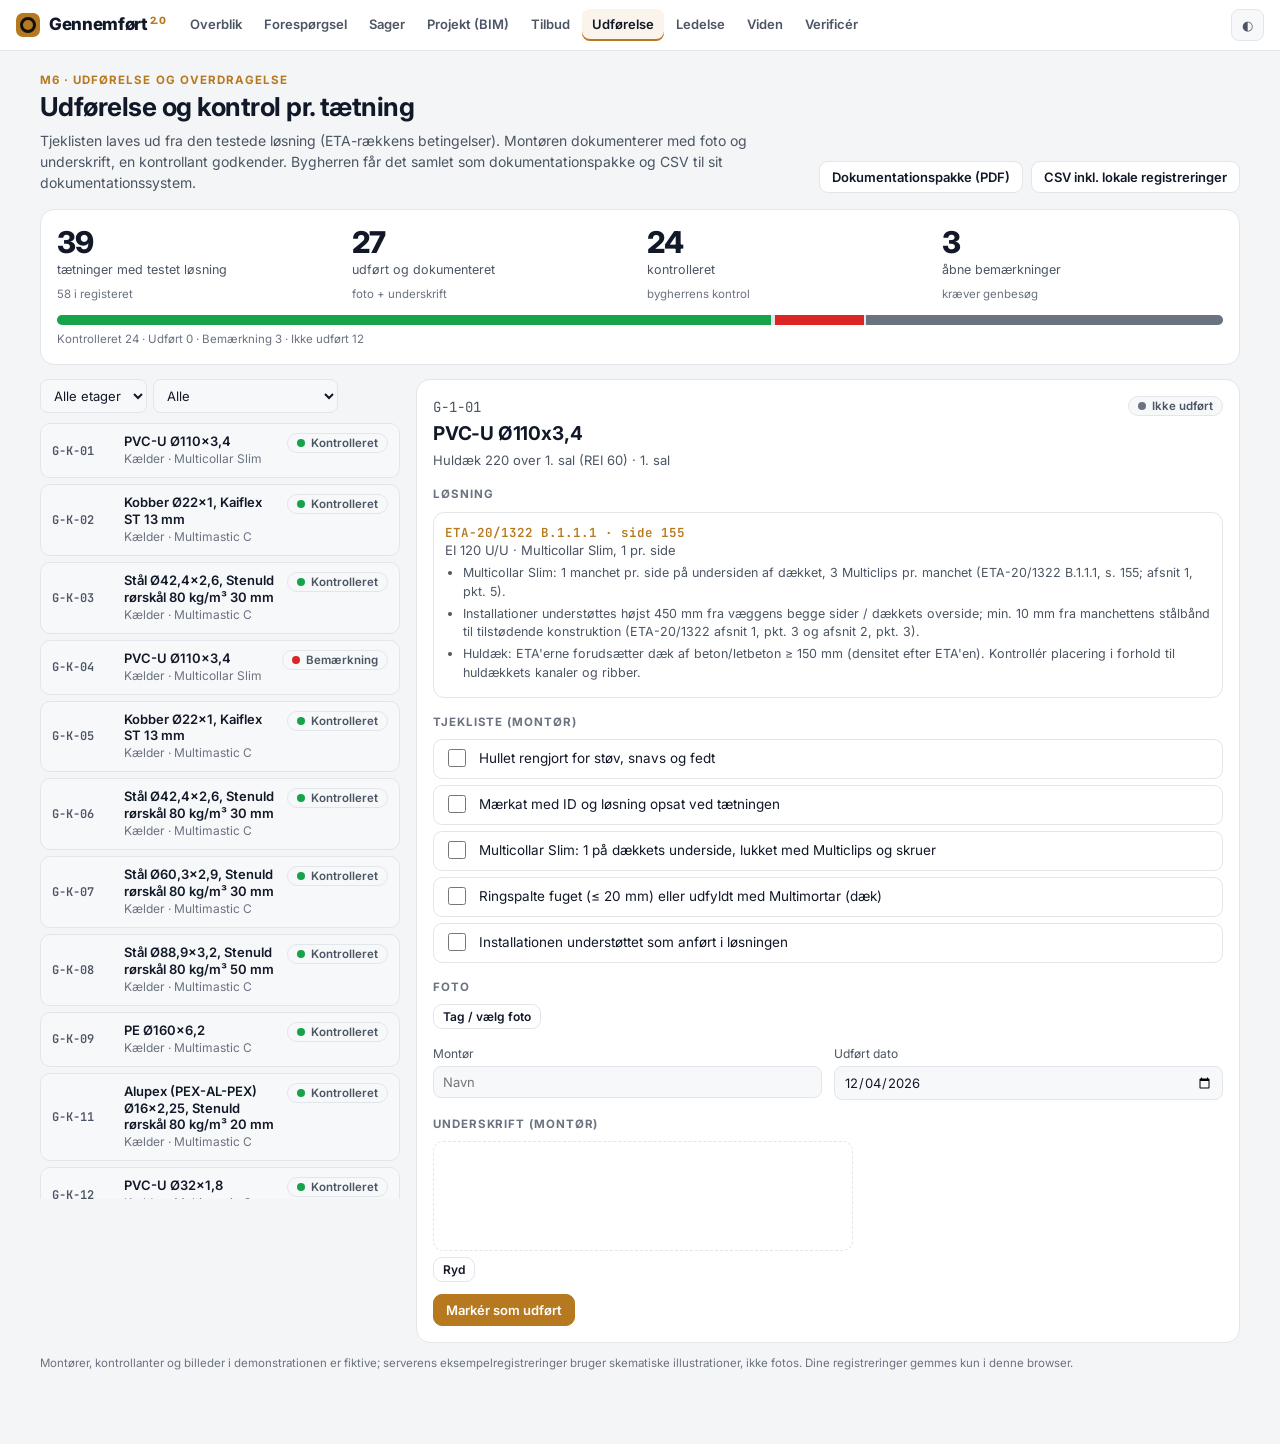
<file: docs/v2/udfoerelse.html>
<!doctype html>
<html lang="da">
<head>
<meta charset="utf-8">
<meta name="viewport" content="width=device-width, initial-scale=1">
<title>Udførelse og kontrol</title>
<link rel="icon" href="data:image/svg+xml,%3Csvg xmlns='http://www.w3.org/2000/svg' viewBox='0 0 32 32'%3E%3Crect x='4' y='4' width='24' height='24' rx='5' fill='%23e8a317'/%3E%3Ccircle cx='16' cy='16' r='6.5' fill='none' stroke='%23111' stroke-width='3'/%3E%3C/svg%3E">
<link rel="preconnect" href="https://fonts.googleapis.com"><link rel="preconnect" href="https://fonts.gstatic.com" crossorigin>
<link href="https://fonts.googleapis.com/css2?family=Inter:wght@400;500;600;700;800&family=JetBrains+Mono:wght@400;500&display=swap" rel="stylesheet">
<link rel="stylesheet" href="assets/app.css">
<style>
@media (min-width:981px){.split{grid-template-columns:minmax(300px,360px) minmax(0,1fr)}}
.listcol{position:sticky;top:66px;max-height:calc(100vh - 80px);overflow:auto}
.row{grid-template-columns:62px 1fr auto}
.bar{height:10px;border-radius:6px;background:var(--line);overflow:hidden;display:flex;gap:2px}
.bar i{display:block;height:100%}
.cl label{display:flex;gap:10px;align-items:flex-start;padding:8px 10px;border:1px solid var(--line);border-radius:9px;margin-bottom:6px;background:var(--panel);font-size:13.5px;cursor:pointer}
.cl input{width:18px;height:18px;margin-top:1px;flex:none}
.photo{display:flex;gap:10px;align-items:center;flex-wrap:wrap}
.photo img{width:150px;height:100px;object-fit:cover;border-radius:8px;border:1px solid var(--line)}
canvas.sign{width:100%;max-width:420px;height:110px;border:1px dashed var(--line);border-radius:10px;background:var(--panel);touch-action:none;display:block}
.done{color:var(--ok);font-weight:700}
@media (max-width:980px){.listcol{position:static;max-height:none}}
</style>
</head>
<body>
<main class="wrap">
  <div class="pagehead">
    <div><div class="eyebrow">M6 · Udførelse og overdragelse</div><h1>Udførelse og kontrol pr. tætning</h1>
      <p>Tjeklisten laves ud fra den testede løsning (ETA-rækkens betingelser). Montøren dokumenterer med foto og underskrift, en kontrollant godkender.
        Bygherren får det samlet som dokumentationspakke og CSV til sit dokumentationssystem.</p></div>
    <div class="act noprint"><a class="btn" href="downloads/Dokumentationspakke_bygherre.pdf" target="_blank">Dokumentationspakke (PDF)</a><button class="btn" id="csv">CSV inkl. lokale registreringer</button></div>
  </div>
  <div class="card" style="margin-bottom:14px"><div class="grid g4" id="kpis"></div><div class="bar" id="bar" style="margin-top:12px"></div><div class="note" id="barlab" style="margin-top:6px"></div></div>
  <div class="split">
    <div class="listcol">
      <div class="filters"><select id="fStorey"><option value="">Alle etager</option><option>Kælder</option><option>Stueetage</option><option>1. sal</option><option>2. sal</option></select>
        <select id="fState"><option value="">Alle</option><option value="todo">Ikke udført</option><option value="done">Udført, mangler kontrol</option><option value="ok">Kontrolleret</option><option value="remark">Bemærkning</option></select></div>
      <div id="list"></div>
    </div>
    <div id="detail"><div class="card empty">Vælg en tætning.</div></div>
  </div>
  <p class="note">Montører, kontrollanter og billeder i demonstrationen er fiktive; serverens eksempelregistreringer bruger skematiske illustrationer, ikke fotos. Dine registreringer gemmes kun i denne browser.</p>
</main>
<script src="engine.js"></script>
<script src="assets/common.js"></script>
<script>
(async () => {
const { $, $$, esc, store, num } = GF;
await GF.engineReady();
const [REG, SITE] = await GF.load('register', 'site');
const SEALS = REG.filter(p => p.status === 'TESTET');
let filt = {storey: '', state: ''}, cur = null;
const g = v => String(+(+v).toPrecision(6));

function checklist(p) {
  const best = p.matches[0] || null, items = ['Hullet rengjort for støv, snavs og fedt', 'Mærkat med ID og løsning opsat ved tætningen'];
  if (best && best.system === 'Multicollar Slim') {
    const n = best.collars_per_face || 1, where = p.host.kind === 'rigid_floor' ? 'på dækkets underside' : 'pr. side af væggen';
    items.push(`Multicollar Slim: ${n} ${where}, lukket med Multiclips og skruer`, 'Ringspalte fuget (≤ 20 mm) eller udfyldt med Multimortar (dæk)');
  }
  if (best && best.board) items.push(`Multimastic ${best.board} skåret tæt om installationen`, 'Multimastic C coating og SP-fuge i kanten');
  if (best && best.wrap) items.push(`Multiwrap: ${best.wrap}`);
  if (best && best.insulation_length) items.push(`Isolering min. ${g(best.insulation_length)} mm på hver side`);
  items.push('Installationen understøttet som anført i løsningen');
  return items;
}
const rec = id => (store.get('site-local', {})[id]) || SITE[id] || null;
const local = id => !!store.get('site-local', {})[id];
function state(id) { const r = rec(id); if (!r) return 'todo'; if (r.remark && !r.inspector) return 'remark'; return r.inspector ? 'ok' : 'done'; }
const LAB = {todo: ['Ikke udført', '--miss'], done: ['Udført', '--dev'], ok: ['Kontrolleret', '--ok'], remark: ['Bemærkning', '--bad']};
const pill = s => `<span class="pill"><i style="background:var(${LAB[s][1]})"></i>${LAB[s][0]}</span>`;

function kpis() {
  const st = SEALS.map(p => state(p.id)), n = k => st.filter(x => x === k).length;
  $('#kpis').innerHTML = [[SEALS.length, 'tætninger med testet løsning', REG.length + ' i registeret'], [n('done') + n('ok') + n('remark'), 'udført og dokumenteret', 'foto + underskrift'],
    [n('ok'), 'kontrolleret', 'bygherrens kontrol'], [n('remark'), 'åbne bemærkninger', 'kræver genbesøg']].map(([v, l, s]) => `<div class="kpi" style="border:0;padding:0"><div class="v">${v}</div><div class="l">${l}</div><div class="s">${s}</div></div>`).join('');
  $('#bar').innerHTML = ['ok', 'done', 'remark', 'todo'].map(k => `<i style="width:${100 * n(k) / SEALS.length}%;background:var(${LAB[k][1]})" title="${LAB[k][0]}: ${n(k)}"></i>`).join('');
  $('#barlab').innerHTML = ['ok', 'done', 'remark', 'todo'].map(k => `${LAB[k][0]} ${n(k)}`).join(' · ');
}
function list() {
  const rows = SEALS.filter(p => (!filt.storey || p.storey === filt.storey) && (!filt.state || state(p.id) === filt.state));
  $('#list').innerHTML = rows.map(p => `<div class="row ${cur && cur.id === p.id ? 'sel' : ''}" data-id="${p.id}"><div class="id">${p.id}</div>
    <div><div class="t">${esc(p.service.line)}</div><div class="s">${esc(p.storey)} · ${esc(p.matches[0].system)}${local(p.id) ? ' · lokal' : ''}</div></div>${pill(state(p.id))}</div>`).join('') || '<div class="empty">Ingen.</div>';
  $$('#list .row').forEach(r => r.onclick = () => { location.hash = r.dataset.id; });
}
function show(p) {
  cur = p; list();
  const r = rec(p.id) || {}, cl = checklist(p), b = p.matches[0];
  const ok = r.checklist || cl.map(() => false);
  $('#detail').innerHTML = `<div class="card"><div style="display:flex;justify-content:space-between;gap:10px;flex-wrap:wrap"><div><span class="mono" style="color:var(--ink2)">${p.id}</span>
      <h2 style="font-size:19px;margin:2px 0">${esc(p.service.line)}</h2><div class="sub">${esc(p.host.name)} (${esc(p.host.rating)}) · ${esc(p.storey)}</div></div>${pill(state(p.id))}</div>
    <div class="sec"><h3>Løsning</h3><div class="sol"><div class="ref">${esc(b.eta)} ${esc(b.section)} · side ${b.page}</div><div class="sub">${GF.solLine(b)}</div>
      ${p.conditions.length ? `<ul class="cond">${p.conditions.map(c => `<li>${esc(c)}</li>`).join('')}</ul>` : ''}</div></div>
    <div class="sec cl"><h3>Tjekliste (montør)</h3>${cl.map((c, i) => `<label><input type="checkbox" data-i="${i}" ${ok[i] ? 'checked' : ''} ${r.inspector ? 'disabled' : ''}> <span>${esc(c)}</span></label>`).join('')}</div>
    <div class="sec"><h3>Foto</h3><div class="photo">${r.photo ? `<img src="${r.photo}" alt="Foto af tætningen">` : r.installed && !local(p.id) ? '<span class="note">Eksempelregistrering: skematisk illustration i dokumentationspakken.</span>' : ''}
      ${r.inspector ? '' : `<label class="btn sm">${r.photo ? 'Nyt foto' : 'Tag / vælg foto'}<input type="file" accept="image/*" capture="environment" id="photo" hidden></label>`}</div></div>
    <div class="form sec"><label>Montør<input id="inst" value="${esc(r.installer || '')}" ${r.inspector ? 'disabled' : ''} placeholder="Navn"></label><label>Udført dato<input id="instd" type="date" value="${esc(r.installed || new Date().toISOString().slice(0, 10))}" ${r.inspector ? 'disabled' : ''}></label></div>
    ${r.inspector || r.sign ? '' : '<div class="sec"><h3>Underskrift (montør)</h3><canvas class="sign" id="sign"></canvas><button class="btn sm" id="clr" style="margin-top:6px">Ryd</button></div>'}
    ${r.sign ? `<div class="sec"><h3>Underskrift (montør)</h3><img src="${r.sign}" alt="Underskrift" style="max-width:300px;height:80px;border:1px solid var(--line);border-radius:8px;background:#fff"></div>` : ''}
    ${r.inspector ? '' : `<div class="act"><button class="btn pri" id="done">${r.installed ? 'Opdatér registrering' : 'Markér som udført'}</button></div>`}
    <div class="err" id="err"></div>
    ${r.installed ? `<div class="sec card flat"><h3>Kontrol (bygherrens kontrollant)</h3>
      ${r.inspector ? `<div class="done">✓ Kontrolleret af ${esc(r.inspector)} ${esc(r.inspected || '')}</div>` : `
      <div class="form"><label>Kontrollant<input id="insp" placeholder="Navn (ikke montøren)"></label><label>Bemærkning<input id="rem" value="${esc(r.remark || '')}" placeholder="fx Mærkat mangler"></label></div>
      <div class="act"><button class="btn pri" id="approve">Godkend kontrol</button><button class="btn" id="remark">Registrér bemærkning</button></div>`}</div>` : ''}
  </div>`;
  wire(p, r, cl);
  if (innerWidth < 980) $('#detail').scrollIntoView();
}
function save(id, r) { const all = store.get('site-local', {}); all[id] = r; if (!store.set('site-local', all)) $('#err').textContent = 'Kunne ikke gemme (browserens lager er fuldt). Prøv uden foto.'; }
function wire(p, r, cl) {
  const cur = Object.assign({}, r);
  let photo = r.photo || null, signed = false;
  const ph = $('#photo'); if (ph) ph.onchange = () => {
    const f = ph.files[0]; if (!f) return; const img = new Image();
    img.onload = () => { const c = document.createElement('canvas'), s = 480 / Math.max(img.width, img.height); c.width = img.width * s; c.height = img.height * s;
      c.getContext('2d').drawImage(img, 0, 0, c.width, c.height); photo = c.toDataURL('image/jpeg', .72); URL.revokeObjectURL(img.src);
      $('.photo').insertAdjacentHTML('afterbegin', `<img src="${photo}" alt="Foto">`); };
    img.src = URL.createObjectURL(f);
  };
  const cv = $('#sign');
  if (cv) {
    const ctx = cv.getContext('2d'); const fit = () => { cv.width = cv.clientWidth * devicePixelRatio; cv.height = cv.clientHeight * devicePixelRatio;
      ctx.scale(devicePixelRatio, devicePixelRatio); ctx.lineWidth = 2; ctx.lineCap = 'round'; ctx.strokeStyle = '#111'; }; fit();
    let draw = false; const pos = e => { const b = cv.getBoundingClientRect(); return [e.clientX - b.left, e.clientY - b.top]; };
    cv.onpointerdown = e => { draw = true; cv.setPointerCapture(e.pointerId); ctx.beginPath(); ctx.moveTo(...pos(e)); };
    cv.onpointermove = e => { if (!draw) return; ctx.lineTo(...pos(e)); ctx.stroke(); signed = true; };
    cv.onpointerup = () => { draw = false; };
    $('#clr').onclick = () => { ctx.clearRect(0, 0, cv.width, cv.height); signed = false; };
  }
  const done = $('#done'); if (done) done.onclick = () => {
    const checks = $$('.cl input').map(i => i.checked), inst = $('#inst').value.trim();
    if (!inst) { $('#err').textContent = 'Angiv montørens navn.'; return; }
    if (!signed && !r.sign && !(r.installed && !local(p.id))) { $('#err').textContent = 'Montøren skal underskrive.'; return; }
    let sign = r.sign || null;
    if (signed) { const c2 = document.createElement('canvas'); c2.width = 420; c2.height = 110; const x = c2.getContext('2d'); x.fillStyle = '#fff'; x.fillRect(0, 0, 420, 110);
      x.drawImage(cv, 0, 0, 420, 110); sign = c2.toDataURL('image/png'); }
    save(p.id, {...cur, installer: inst, installed: $('#instd').value, checklist: checks, photo, sign, inspector: null, inspected: null, remark: checks.every(Boolean) ? null : 'Tjekliste ikke fuldført'});
    kpis(); show(p);
  };
  const ap = $('#approve'); if (ap) ap.onclick = () => {
    const insp = $('#insp').value.trim(), rr = rec(p.id);
    if (!insp) { $('#err').textContent = 'Angiv kontrollantens navn.'; return; }
    if (insp === rr.installer) { $('#err').textContent = 'Kontrollen udføres af en anden end montøren.'; return; }
    if (!(rr.checklist || []).every(Boolean)) { $('#err').textContent = 'Tjeklisten er ikke fuldført: registrér en bemærkning i stedet.'; return; }
    save(p.id, {...rr, inspector: insp, inspected: new Date().toISOString().slice(0, 10), remark: null}); kpis(); show(p);
  };
  const rm = $('#remark'); if (rm) rm.onclick = () => {
    const rr = rec(p.id), t = $('#rem').value.trim() || 'Bemærkning ved kontrol';
    save(p.id, {...rr, remark: t, inspector: null}); kpis(); show(p);
  };
}
$('#fStorey').onchange = e => { filt.storey = e.target.value; list(); };
$('#fState').onchange = e => { filt.state = e.target.value; list(); };
$('#csv').onclick = () => {
  const rows = SEALS.filter(p => rec(p.id)).map(p => { const r = rec(p.id), b = p.matches[0];
    return [p.id, p.storey, p.host.name, p.host.rating, p.service.line, b.system, b.eta, b.section, b.page, r.installer, r.installed, r.inspector || '', r.inspected || '', r.remark || ''];
  });
  GF.download('Dokumentation_brandtaetninger.csv', '﻿id;etage;konstruktion;krav;installation;system;eta;afsnit;side;udfoert_af;udfoert_dato;kontrol_af;kontrol_dato;bemaerkning\n' +
    rows.map(r => r.map(x => `"${String(x ?? '').replace(/"/g, '""')}"`).join(';')).join('\n'), 'text/csv');
};
const route = () => { const p = SEALS.find(x => x.id === decodeURIComponent(location.hash.slice(1))); if (p) show(p); else if (!cur) show(SEALS.find(x => state(x.id) === 'todo') || SEALS[0]); };
window.addEventListener('hashchange', route);
kpis(); list(); route();
})();
</script>
</body>
</html>
</file>
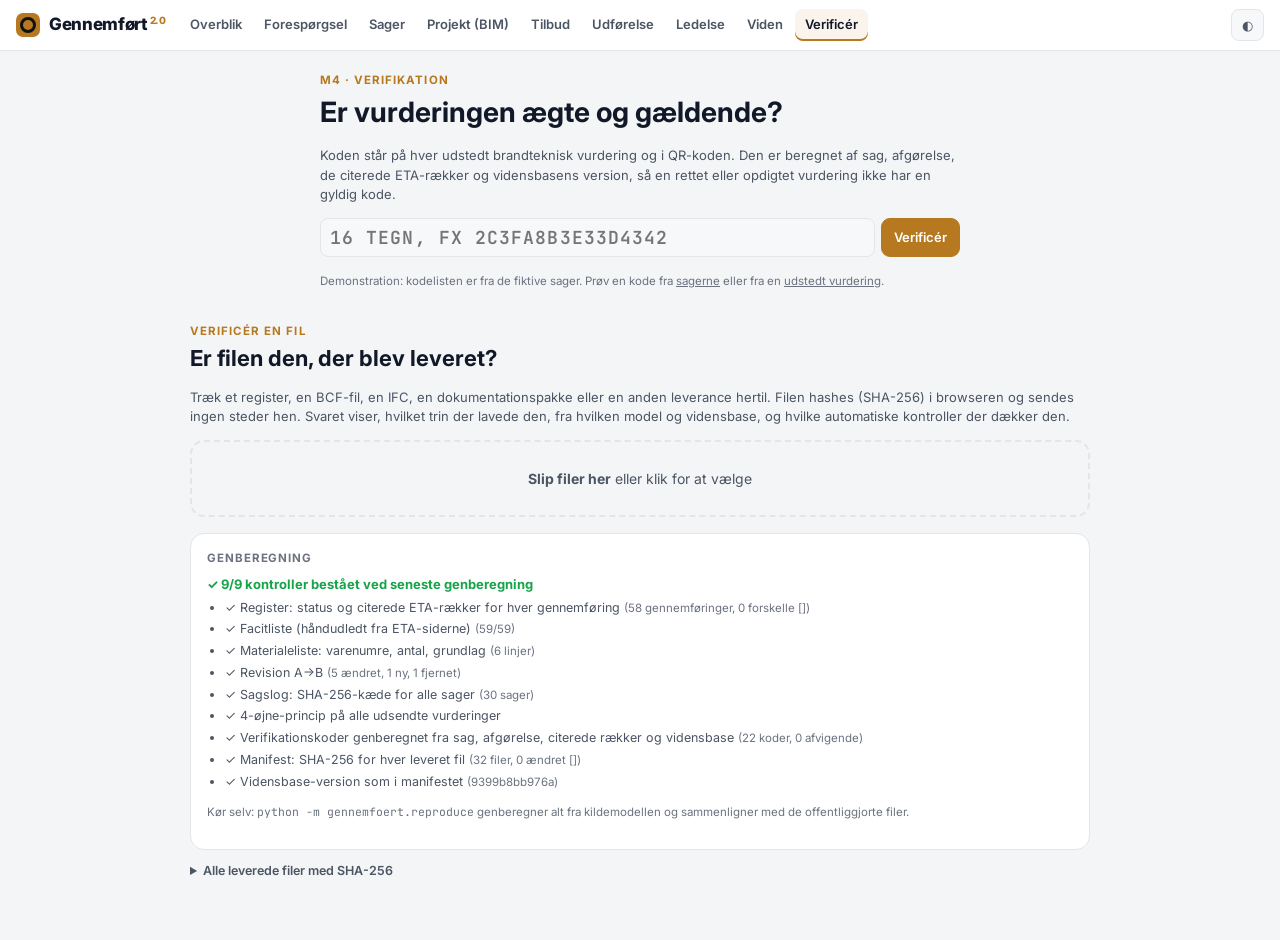
<file: docs/v2/verify.html>
<!doctype html>
<html lang="da">
<head>
<meta charset="utf-8">
<meta name="viewport" content="width=device-width, initial-scale=1">
<title>Verificér vurdering</title>
<link rel="icon" href="data:image/svg+xml,%3Csvg xmlns='http://www.w3.org/2000/svg' viewBox='0 0 32 32'%3E%3Crect x='4' y='4' width='24' height='24' rx='5' fill='%23e8a317'/%3E%3Ccircle cx='16' cy='16' r='6.5' fill='none' stroke='%23111' stroke-width='3'/%3E%3C/svg%3E">
<link rel="preconnect" href="https://fonts.googleapis.com"><link rel="preconnect" href="https://fonts.gstatic.com" crossorigin>
<link href="https://fonts.googleapis.com/css2?family=Inter:wght@400;500;600;700;800&family=JetBrains+Mono:wght@400;500&display=swap" rel="stylesheet">
<link rel="stylesheet" href="assets/app.css">
<style>
.box{max-width:640px;margin:0 auto}
.res{margin-top:16px;border-radius:14px;padding:18px;border:1px solid var(--line);background:var(--panel)}
.res.ok{border-color:color-mix(in srgb,var(--ok) 60%,var(--line))}
.res.bad{border-color:color-mix(in srgb,var(--bad) 60%,var(--line))}
.big{font-size:22px;font-weight:800;letter-spacing:-.02em}
.kv{display:grid;grid-template-columns:150px 1fr;gap:6px 12px;margin-top:12px;font-size:13.5px}
.kv span:nth-child(odd){color:var(--ink3)}
#code{font:600 18px "JetBrains Mono",monospace;letter-spacing:.06em;text-transform:uppercase}
</style>
</head>
<body>
<main class="wrap"><div class="box">
  <div class="eyebrow">M4 · Verifikation</div><h1 style="margin:4px 0 6px">Er vurderingen ægte og gældende?</h1>
  <p class="sub">Koden står på hver udstedt brandteknisk vurdering og i QR-koden. Den er beregnet af sag, afgørelse, de citerede ETA-rækker og vidensbasens version, så en rettet eller opdigtet vurdering ikke har en gyldig kode.</p>
  <div class="filters" style="margin-top:12px"><input id="code" maxlength="16" placeholder="16 tegn, fx 2C3FA8B3E33D4342" style="flex:1"><button class="btn pri" id="go">Verificér</button></div>
  <div id="out"></div>
  <p class="note" style="margin-top:16px">Demonstration: kodelisten er fra de fiktive sager. Prøv en kode fra <a href="sager.html">sagerne</a> eller fra en <a href="downloads/udstedte/BV-2026-0143-1.pdf" target="_blank">udstedt vurdering</a>.</p>
</div>
<div class="box" style="max-width:900px;margin-top:34px">
  <div class="eyebrow">Verificér en fil</div><h2 style="margin:4px 0 6px;font-size:22px">Er filen den, der blev leveret?</h2>
  <p class="sub">Træk et register, en BCF-fil, en IFC, en dokumentationspakke eller en anden leverance hertil. Filen hashes (SHA-256) i browseren og sendes ingen steder hen.
    Svaret viser, hvilket trin der lavede den, fra hvilken model og vidensbase, og hvilke automatiske kontroller der dækker den.</p>
  <label class="drop" id="drop"><input type="file" id="files" multiple hidden><b>Slip filer her</b> eller klik for at vælge</label>
  <div id="fres"></div>
  <div class="card" style="margin-top:16px"><h3>Genberegning</h3><div id="repro" class="sub"></div></div>
  <details class="more" style="margin-top:12px"><summary>Alle leverede filer med SHA-256</summary><div class="tablewrap"><table class="t" id="mtab"></table></div></details>
</div></main>
<style>
.drop{display:block;margin-top:12px;border:2px dashed var(--line);border-radius:14px;padding:26px;text-align:center;color:var(--ink2);cursor:pointer;transition:border-color .2s,background .2s}
.drop.over,.drop:hover{border-color:var(--accent);background:var(--soft)}
.fr{display:grid;grid-template-columns:auto 1fr;gap:4px 12px;border:1px solid var(--line);border-radius:12px;padding:12px 14px;margin-top:10px;background:var(--panel)}
.fr .h{grid-column:1/-1;font-weight:700}
.hash{font:11px "JetBrains Mono",monospace;color:var(--ink3);word-break:break-all}
</style>
<script src="engine.js"></script>
<script src="assets/common.js"></script>
<script>
(async () => {
const { $, esc } = GF;
const [V, S] = await GF.load('verify', 'summary');
function check() {
  const c = $('#code').value.trim().toUpperCase().replace(/[^0-9A-F]/g, '');
  if (!c) { $('#out').innerHTML = ''; return; }
  history.replaceState(null, '', '#' + c);
  const v = V[c];
  if (!v) { $('#out').innerHTML = `<div class="res bad"><div class="big badline">✗ Ukendt kode</div><p class="sub">Koden er ikke udstedt af systemet. Kontrollér at den er tastet rigtigt (16 tegn, 0-9 og A-F), og kontakt rådgiveren, hvis dokumentet påstår noget andet.</p></div>`; return; }
  const current = v.kb === S.kb.version;
  $('#out').innerHTML = `<div class="res ${v.valid ? 'ok' : 'bad'}"><div class="big ${v.valid ? 'okline' : 'badline'}">${v.valid ? '✓ Ægte og gældende' : '✗ Ægte, men ikke længere gældende'}</div>
    <div class="kv"><span>Sag</span><span><a href="sager.html#${esc(v.case)}">${esc(v.case)}</a>, punkt ${v.item}</span><span>Gennemføring</span><span>${esc(v.title)}</span>
    <span>Afgørelse</span><span>${esc(v.decision)}</span><span>Udstedt</span><span>${esc(v.issued)}</span>
    <span>Vidensbase</span><span class="mono">${esc(v.kb)}${current ? ' (den aktuelle)' : ' · siden opdateret: rådgiveren kan bekræfte, at grundlaget er uændret'}</span></div>
    ${v.valid ? '' : '<p class="sub">Vurderingen er erstattet, fx fordi projektet er ændret i en senere modelrevision.</p>'}</div>`;
}
$('#go').onclick = check; $('#code').onkeydown = e => { if (e.key === 'Enter') check(); };
if (location.hash.length > 1) { $('#code').value = location.hash.slice(1); check(); }
const [M, R] = await GF.load('manifest', 'reproduce');
const byHash = Object.fromEntries(M.files.map(f => [f.sha256, f])), byName = {}; M.files.forEach(f => (byName[f.name] = byName[f.name] || []).push(f));
const inputs = `model ${M.inputs.model_A} · vidensbase ${M.inputs.knowledge_base} · kode ${M.inputs.code}`;
async function hashFile(file) { const b = await crypto.subtle.digest('SHA-256', await file.arrayBuffer()); return Array.from(new Uint8Array(b)).map(x => x.toString(16).padStart(2, '0')).join(''); }
async function onFiles(list) {
  for (const file of list) {
    const h = await hashFile(file), m = byHash[h], same = byName[file.name];
    $('#fres').insertAdjacentHTML('afterbegin', m
      ? `<div class="fr"><div class="h okline">✓ ${esc(file.name)}: ægte leverance</div><span class="note">Hvad</span><span>${esc(m.what || m.path)}</span>
         <span class="note">Lavet af</span><span class="mono">${esc(m.producer || '–')}</span><span class="note">Grundlag</span><span class="mono">${esc(inputs)}</span>
         <span class="note">Kontrol</span><span>${esc(m.how || '')}${m.tests.length ? '<div class="hash">' + m.tests.map(esc).join(' · ') + '</div>' : ''}</span>
         <span class="note">SHA-256</span><span class="hash">${h}</span></div>`
      : `<div class="fr"><div class="h badline">✗ ${esc(file.name)}: ${same ? 'ændret efter udlevering' : 'ikke en leverance fra dette projekt'}</div>
         <span class="note">SHA-256</span><span class="hash">${h}</span>${same ? `<span class="note">Leveret</span><span class="hash">${same[0].sha256}</span>` : ''}</div>`);
  }
}
$('#files').onchange = e => onFiles(e.target.files);
const dz = $('#drop');
['dragenter', 'dragover'].forEach(ev => dz.addEventListener(ev, e => { e.preventDefault(); dz.classList.add('over'); }));
['dragleave', 'drop'].forEach(ev => dz.addEventListener(ev, e => { e.preventDefault(); dz.classList.remove('over'); }));
dz.addEventListener('drop', e => onFiles(e.dataTransfer.files));
$('#repro').innerHTML = `<div class="${R.ok ? 'okline' : 'badline'}">${R.ok ? '✓' : '✗'} ${R.checks.filter(c => c.ok).length}/${R.checks.length} kontroller bestået ved seneste genberegning</div>
  <ul class="cond">${R.checks.map(c => `<li>${c.ok ? '✓' : '✗'} ${esc(c.check)}${c.detail ? ` <span class="note">(${esc(c.detail)})</span>` : ''}</li>`).join('')}</ul>
  <p class="note">Kør selv: <span class="mono">python -m gennemfoert.reproduce</span> genberegner alt fra kildemodellen og sammenligner med de offentliggjorte filer.</p>`;
$('#mtab').innerHTML = '<tr><th>Fil</th><th>Lavet af</th><th>SHA-256</th></tr>' + M.files.map(f => `<tr><td><a href="${esc(f.path)}">${esc(f.path)}</a></td><td class="mono">${esc(f.producer || '–')}</td><td class="hash">${f.sha256}</td></tr>`).join('');
})();
</script>
</body>
</html>
</file>
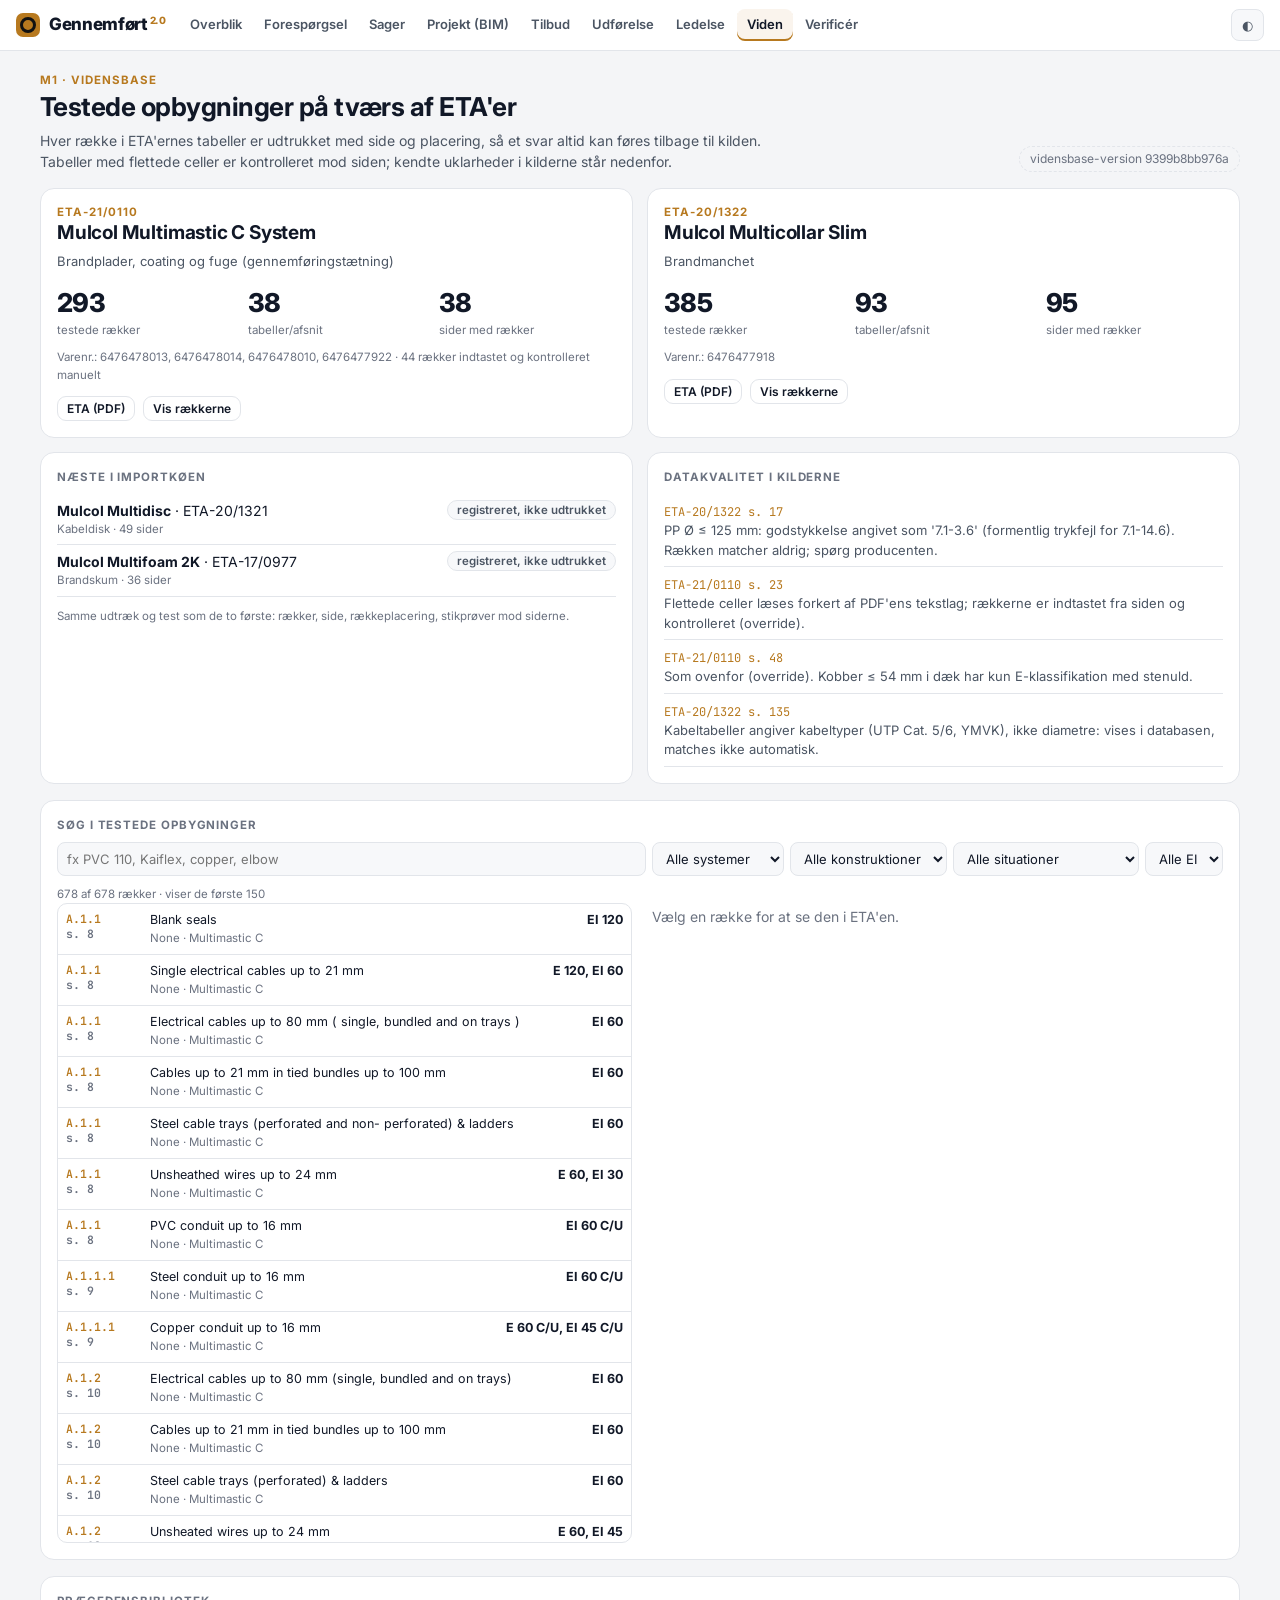
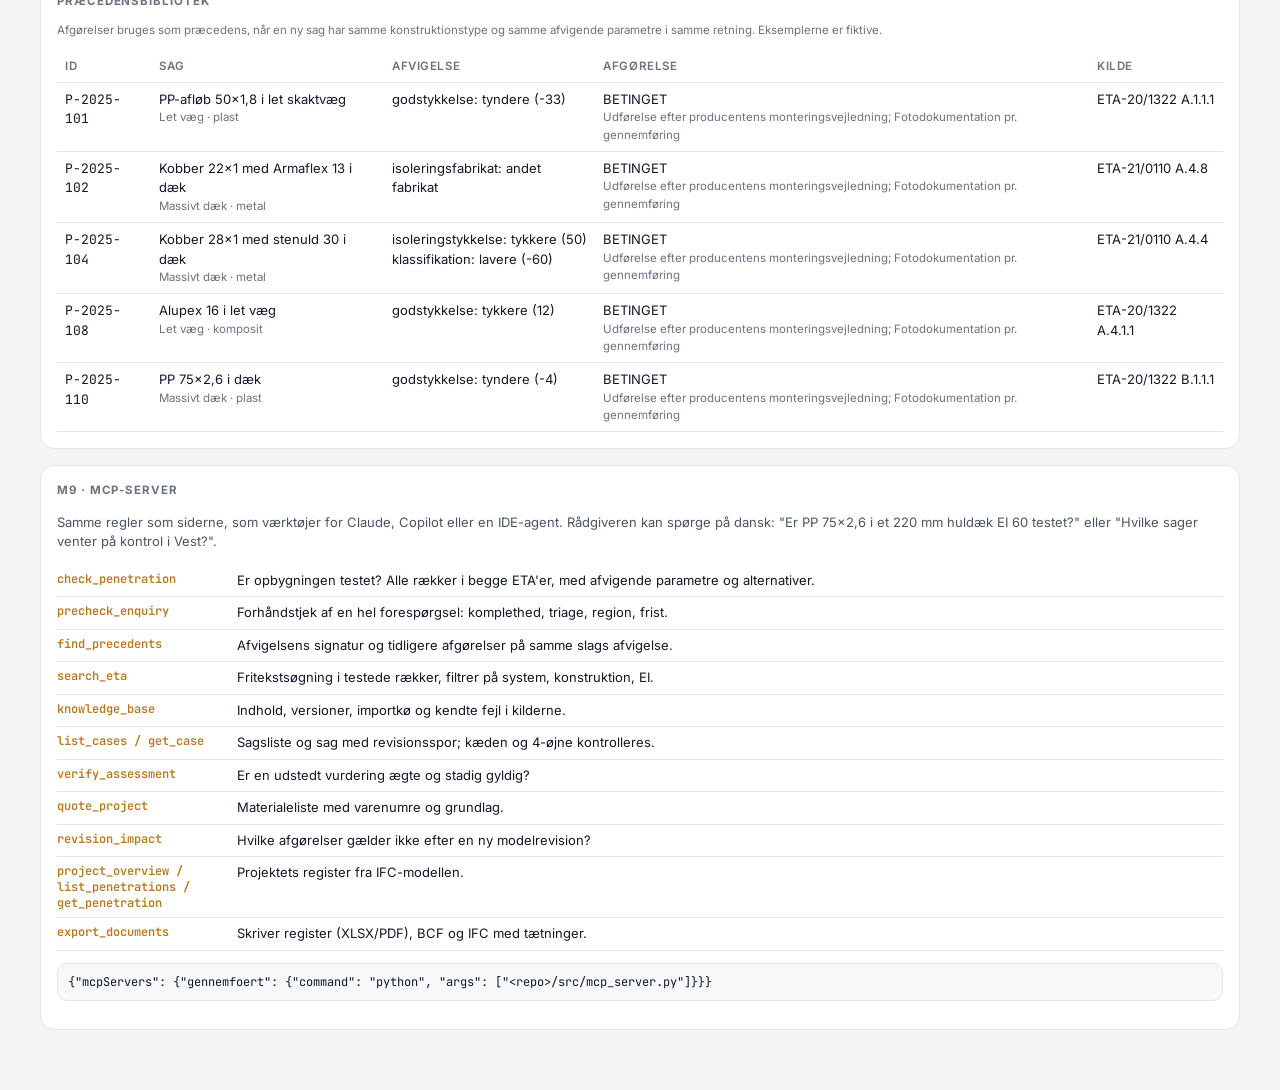
<file: docs/v2/viden.html>
<!doctype html>
<html lang="da">
<head>
<meta charset="utf-8">
<meta name="viewport" content="width=device-width, initial-scale=1">
<title>Vidensbase</title>
<link rel="icon" href="data:image/svg+xml,%3Csvg xmlns='http://www.w3.org/2000/svg' viewBox='0 0 32 32'%3E%3Crect x='4' y='4' width='24' height='24' rx='5' fill='%23e8a317'/%3E%3Ccircle cx='16' cy='16' r='6.5' fill='none' stroke='%23111' stroke-width='3'/%3E%3C/svg%3E">
<link rel="preconnect" href="https://fonts.googleapis.com"><link rel="preconnect" href="https://fonts.gstatic.com" crossorigin>
<link href="https://fonts.googleapis.com/css2?family=Inter:wght@400;500;600;700;800&family=JetBrains+Mono:wght@400;500&display=swap" rel="stylesheet">
<link rel="stylesheet" href="assets/app.css">
<style>
.sys .v{font-size:26px;font-weight:800;letter-spacing:-.02em}
.etarow{display:grid;grid-template-columns:76px 1fr auto;gap:8px;padding:7px 8px;border-bottom:1px solid var(--line);cursor:pointer;font-size:12.5px}
.etarow:hover,.etarow.sel{background:var(--panel2)}
.etarow .sct{font:600 11.5px "JetBrains Mono",monospace;color:var(--accent)}
@media (min-width:981px){.split{grid-template-columns:minmax(0,1fr) minmax(0,1fr)}}
#list{max-height:640px;overflow:auto;border:1px solid var(--line);border-radius:10px}
.viewer{position:sticky;top:66px}
pre{background:var(--panel2);border:1px solid var(--line);border-radius:10px;padding:10px;overflow:auto;font:12px "JetBrains Mono",monospace}
.tool{display:grid;grid-template-columns:170px 1fr;gap:10px;padding:6px 0;border-bottom:1px solid var(--line);font-size:13px}
.tool code{font:600 12px "JetBrains Mono",monospace;color:var(--accent)}
@media (max-width:980px){.viewer{position:static}.tool{grid-template-columns:1fr;gap:2px}}
</style>
</head>
<body>
<main class="wrap">
  <div class="pagehead">
    <div><div class="eyebrow">M1 · Vidensbase</div><h1>Testede opbygninger på tværs af ETA'er</h1>
      <p>Hver række i ETA'ernes tabeller er udtrukket med side og placering, så et svar altid kan føres tilbage til kilden. Tabeller med flettede celler er kontrolleret mod siden; kendte uklarheder i kilderne står nedenfor.</p></div>
    <span class="demo" id="kbv"></span>
  </div>
  <div class="grid g2" id="systems"></div>
  <div class="grid g2" style="margin-top:14px">
    <div class="card"><h3>Næste i importkøen</h3><div id="reg"></div></div>
    <div class="card"><h3>Datakvalitet i kilderne</h3><div id="qual"></div></div>
  </div>

  <div class="sec card">
    <h3>Søg i testede opbygninger</h3>
    <div class="filters">
      <input id="q" placeholder="fx PVC 110, Kaiflex, copper, elbow" style="flex:1;min-width:200px">
      <select id="fSys"><option value="">Alle systemer</option><option>Multimastic C</option><option>Multicollar Slim</option></select>
      <select id="fHost"><option value="">Alle konstruktioner</option><option value="rigid_floor">Massivt dæk</option><option value="rigid_wall">Massiv væg</option><option value="flexible_wall">Let væg</option></select>
      <select id="fConf"><option value="">Alle situationer</option></select>
      <select id="fEI"><option value="">Alle EI</option><option>30</option><option>60</option><option>90</option><option>120</option></select>
    </div>
    <div class="split">
      <div><div class="note" id="info"></div><div id="list"></div></div>
      <div class="viewer" id="view"><div class="empty">Vælg en række for at se den i ETA'en.</div></div>
    </div>
  </div>

  <div class="sec card"><h3>Præcedensbibliotek</h3><p class="note">Afgørelser bruges som præcedens, når en ny sag har samme konstruktionstype og samme afvigende parametre i samme retning. Eksemplerne er fiktive.</p><div class="tablewrap"><table class="t" id="prec"></table></div></div>

  <div class="sec card" id="mcp"><h3>M9 · MCP-server</h3>
    <p class="sub">Samme regler som siderne, som værktøjer for Claude, Copilot eller en IDE-agent. Rådgiveren kan spørge på dansk: "Er PP 75x2,6 i et 220 mm huldæk EI 60 testet?" eller "Hvilke sager venter på kontrol i Vest?".</p>
    <div id="tools"></div>
    <pre>{"mcpServers": {"gennemfoert": {"command": "python", "args": ["&lt;repo&gt;/src/mcp_server.py"]}}}</pre>
  </div>
</main>
<script src="engine.js"></script>
<script src="assets/common.js"></script>
<script>
(async () => {
const { $, $$, esc, num } = GF;
const S = await GF.engineReady();
const [LIB] = await GF.load('precedents');
const R = GEngine.records();
$('#kbv').textContent = 'vidensbase-version ' + S.kb.version;
$('#systems').innerHTML = S.kb.systems.map(s => `<div class="card sys"><div class="eyebrow">${esc(s.eta)}</div><h2 style="font-size:19px">${esc(s.product)}</h2><div class="sub">${esc(s.kind)}</div>
  <div class="grid g3" style="margin-top:12px"><div><div class="v">${s.records}</div><div class="note">testede rækker</div></div><div><div class="v">${s.sections}</div><div class="note">tabeller/afsnit</div></div><div><div class="v">${s.pages_with_rows}</div><div class="note">sider med rækker</div></div></div>
  <div class="note" style="margin-top:10px">Varenr.: ${s.items.map(esc).join(', ')}${s.overrides ? ` · ${s.overrides} rækker indtastet og kontrolleret manuelt` : ''}</div>
  <div class="act"><a class="btn sm" href="${esc(s.url)}" target="_blank" rel="noopener">ETA (PDF)</a><button class="btn sm" data-sys="${esc(s.system)}">Vis rækkerne</button></div></div>`).join('');
$('#reg').innerHTML = S.kb.registered.map(r => `<div style="display:flex;justify-content:space-between;gap:8px;padding:6px 0;border-bottom:1px solid var(--line)"><span><b>${esc(r.product)}</b> · ${esc(r.eta)}<div class="note">${esc(r.kind)} · ${r.pages} sider</div></span><span class="pill">${esc(r.status)}</span></div>`).join('')
  + '<p class="note">Samme udtræk og test som de to første: rækker, side, rækkeplacering, stikprøver mod siderne.</p>';
$('#qual').innerHTML = S.kb.quality.map(q => `<div style="padding:6px 0;border-bottom:1px solid var(--line)"><span class="mono" style="color:var(--accent);font-size:12px">${esc(q.eta)} s. ${q.page}</span><div class="sub">${esc(q.note)}</div></div>`).join('');
const confs = [...new Set(R.map(r => r.configuration))];
$('#fConf').innerHTML += confs.map(c => `<option value="${c}">${esc(GEngine.CONF_DA[c] || c)}</option>`).join('');
let f = {q: '', sys: '', host: '', conf: '', ei: ''};
function list() {
  const words = f.q.toLowerCase().split(/\s+/).filter(Boolean);
  const rows = R.filter(r => {
    if (f.sys && r.system !== f.sys) return false;
    if (f.host && !r.hosts.includes(f.host)) return false;
    if (f.conf && r.configuration !== f.conf) return false;
    if (f.ei && (r.classification.EI || 0) < +f.ei) return false;
    const hay = [r.section, r.heading, r.service.text, r.classification.text, r.insulation.text || '', r.system, GEngine.CONF_DA[r.configuration] || '', r.configuration].join(' ').toLowerCase();
    return words.every(w => hay.includes(w));
  });
  $('#info').textContent = `${rows.length} af ${R.length} rækker${rows.length > 150 ? ' · viser de første 150' : ''}`;
  $('#list').innerHTML = rows.slice(0, 150).map(r => `<div class="etarow" data-id="${esc(r.id)}"><span class="sct">${esc(r.section)}<br><span class="note">s. ${r.page}</span></span>
    <span>${esc(r.service.text)}<div class="note">${esc(r.insulation.text || '')}${r.configuration !== 'perpendicular' ? ' · ' + esc(GEngine.CONF_DA[r.configuration]) : ''} · ${esc(r.system)}</div></span><span><b>${esc(r.classification.text)}</b></span></div>`).join('');
  $$('#list .etarow').forEach(e => e.onclick = () => view(e.dataset.id));
}
function view(id) {
  const r = GEngine.record(id); $$('#list .etarow').forEach(e => e.classList.toggle('sel', e.dataset.id === id));
  const ref = {eta: r.eta, section: r.section, page: r.page, row_bbox: r.row_bbox};
  $('#view').innerHTML = `<div class="sol"><div class="ref">${esc(r.eta)} ${esc(r.section)} · side ${r.page}${r.source === 'override' ? ' · indtastet og kontrolleret' : ''}</div><div style="margin-top:4px">${esc(r.heading)}</div>
    <div class="sub">${esc(r.service.text)} · ${esc(r.classification.text)}</div>
    <div class="note">Konstruktion: ${r.hosts.map(h => GF.HOST[h]).join(' / ')} ≥ ${r.min_thickness} mm${r.board ? ` · Multimastic ${esc(r.board.type)} ${r.board.layers}x${r.board.thickness} mm` : ''}${r.collars_per_face ? ` · ${r.collars_per_face} manchet pr. side` : ''}${r.seal_max ? ' · max. hul ' + esc(r.seal_max.text) : ''}</div>
    ${GF.etaImg(ref) || '<div class="note" style="margin-top:8px">Ingen sidegengivelse for denne række.</div>'}</div>`;
  if (innerWidth < 980) $('#view').scrollIntoView();
}
$('#q').oninput = e => { f.q = e.target.value; list(); };
[['fSys', 'sys'], ['fHost', 'host'], ['fConf', 'conf'], ['fEI', 'ei']].forEach(([id, k]) => $('#' + id).onchange = e => { f[k] = e.target.value; list(); });
$$('[data-sys]').forEach(b => b.onclick = () => { f.sys = b.dataset.sys; $('#fSys').value = f.sys; list(); $('#q').scrollIntoView({behavior: 'smooth'}); });
list();
$('#prec').innerHTML = '<tr><th>ID</th><th>Sag</th><th>Afvigelse</th><th>Afgørelse</th><th>Kilde</th></tr>' + LIB.map(p => `<tr><td class="mono">${esc(p.id)}</td><td>${esc(p.title)}<div class="note">${esc(GF.HOST[p.key.host])} · ${esc(p.key.family)}</div></td>
  <td>${p.signature.map(s => `${esc(s.param)}: ${esc(s.direction)}${s.magnitude !== null ? ' (' + s.magnitude + ')' : ''}`).join('<br>')}</td><td>${esc(p.decision)}<div class="note">${p.conditions.map(esc).join('; ')}</div></td><td>${esc(p.eta)} ${esc(p.section)}</td></tr>`).join('');
const TOOLS = [['check_penetration', 'Er opbygningen testet? Alle rækker i begge ETA\'er, med afvigende parametre og alternativer.'], ['precheck_enquiry', 'Forhåndstjek af en hel forespørgsel: komplethed, triage, region, frist.'],
  ['find_precedents', 'Afvigelsens signatur og tidligere afgørelser på samme slags afvigelse.'], ['search_eta', 'Fritekstsøgning i testede rækker, filtrer på system, konstruktion, EI.'],
  ['knowledge_base', 'Indhold, versioner, importkø og kendte fejl i kilderne.'], ['list_cases / get_case', 'Sagsliste og sag med revisionsspor; kæden og 4-øjne kontrolleres.'],
  ['verify_assessment', 'Er en udstedt vurdering ægte og stadig gyldig?'], ['quote_project', 'Materialeliste med varenumre og grundlag.'],
  ['revision_impact', 'Hvilke afgørelser gælder ikke efter en ny modelrevision?'], ['project_overview / list_penetrations / get_penetration', 'Projektets register fra IFC-modellen.'],
  ['export_documents', 'Skriver register (XLSX/PDF), BCF og IFC med tætninger.']];
$('#tools').innerHTML = TOOLS.map(([n, d]) => `<div class="tool"><code>${esc(n)}</code><span>${esc(d)}</span></div>`).join('');
})();
</script>
</body>
</html>
</file>
<file: docs/media/site.css>
/* Landing page: tokens, layout, motion (transform/opacity only; reduced motion respected) */
:root{--bg:#f5f6f8;--bg2:#eef0f3;--panel:#fff;--line:#e3e6eb;--ink:#0f1720;--ink2:#4a5563;--ink3:#7b8594;--shadow:0 1px 2px rgba(15,23,32,.06),0 12px 32px rgba(15,23,32,.08);--acc:var(--accent)}
@media (prefers-color-scheme: dark){:root:not([data-theme="light"]){--bg:#0b0d11;--bg2:#0f1218;--panel:#141821;--line:#232a36;--ink:#eef1f5;--ink2:#a9b2bf;--ink3:#727c8a;--shadow:0 1px 2px rgba(0,0,0,.4),0 18px 44px rgba(0,0,0,.45);--acc:var(--accent-2)}}
:root[data-theme="dark"]{--bg:#0b0d11;--bg2:#0f1218;--panel:#141821;--line:#232a36;--ink:#eef1f5;--ink2:#a9b2bf;--ink3:#727c8a;--shadow:0 1px 2px rgba(0,0,0,.4),0 18px 44px rgba(0,0,0,.45);--acc:var(--accent-2)}
*{box-sizing:border-box}html{scroll-behavior:smooth}
body{margin:0;background:var(--bg);color:var(--ink);font:16px/1.6 Inter,system-ui,"Segoe UI",sans-serif;-webkit-font-smoothing:antialiased;overflow-x:hidden}
a{color:var(--acc);text-decoration:none}a:hover{text-decoration:underline}
code,pre,.mono{font-family:"JetBrains Mono",Consolas,monospace}
.wrap{max-width:1200px;margin:0 auto;padding:0 24px}
nav.top{position:sticky;top:0;z-index:50;background:color-mix(in srgb,var(--bg) 82%,transparent);backdrop-filter:saturate(1.4) blur(14px);-webkit-backdrop-filter:saturate(1.4) blur(14px);border-bottom:1px solid var(--line)}
nav.top .wrap{display:flex;align-items:center;gap:20px;height:60px}
.brand{display:flex;align-items:center;gap:10px;font-weight:800;color:var(--ink);font-size:17px;white-space:nowrap}.brand:hover{text-decoration:none}
.brand sup{color:var(--acc);font-size:10px}
.logo{width:24px;height:24px;border-radius:7px;display:inline-grid;place-items:center;flex:none}
.logo.amber{background:#e8a317}.logo.amber::after{content:"";width:10px;height:10px;border-radius:50%;border:3px solid #111}
.logo.teal{background:#2dd4bf}.logo.teal::after{content:"";width:8px;height:8px;border-radius:50%;background:#06201d;box-shadow:0 0 0 3px #2dd4bf,0 0 0 5.5px #06201d}
nav .links{display:flex;gap:20px;margin-left:auto;font-size:14px}nav .links a{color:var(--ink2);white-space:nowrap}nav .links a:hover{color:var(--ink);text-decoration:none}
.theme{border:1px solid var(--line);background:var(--panel);color:var(--ink2);border-radius:9px;height:34px;width:34px;cursor:pointer}
.cta{display:inline-flex;align-items:center;gap:8px;background:var(--acc);color:#111;font-weight:700;padding:12px 20px;border-radius:12px;box-shadow:0 8px 24px var(--glow);transition:transform .25s cubic-bezier(.2,.7,.2,1),box-shadow .25s}
.cta:hover{text-decoration:none;transform:translateY(-2px);box-shadow:0 12px 30px var(--glow)}.cta span{transition:transform .25s}.cta:hover span{transform:translateX(3px)}
.cta.sm{padding:8px 14px;font-size:14px;border-radius:10px;box-shadow:none}
body[data-accent="teal"] .cta{color:#06201d}
.ghost{display:inline-flex;align-items:center;padding:12px 18px;border-radius:12px;border:1px solid var(--line);color:var(--ink);font-weight:600;background:var(--panel);transition:border-color .2s}.ghost:hover{text-decoration:none;border-color:var(--acc)}
.hero{position:relative;padding:72px 0 40px;overflow:hidden}
.hero::before{content:"";position:absolute;inset:-20% -10% auto auto;width:900px;height:900px;background:radial-gradient(circle,var(--glow),transparent 62%);pointer-events:none;animation:drift 18s ease-in-out infinite alternate}
.hero::after{content:"";position:absolute;inset:0;background-image:linear-gradient(var(--line) 1px,transparent 1px),linear-gradient(90deg,var(--line) 1px,transparent 1px);background-size:48px 48px;opacity:.35;mask-image:radial-gradient(ellipse at 70% 35%,#000 20%,transparent 70%);pointer-events:none}
@keyframes drift{to{transform:translate(-80px,60px) scale(1.08)}}
.hero-grid{position:relative;z-index:1;display:grid;grid-template-columns:minmax(0,1fr) minmax(0,1.15fr);gap:48px;align-items:center}
.eyebrow{font:700 12px Inter,sans-serif;letter-spacing:.12em;text-transform:uppercase;color:var(--acc)}
h1{font-size:clamp(32px,4.4vw,54px);line-height:1.04;letter-spacing:-.035em;margin:14px 0 18px}
h1 .hl{background:linear-gradient(90deg,var(--acc),color-mix(in srgb,var(--acc) 55%,var(--ink)));-webkit-background-clip:text;background-clip:text;color:transparent}
.lead{font-size:18px;color:var(--ink2);margin:0 0 26px;max-width:620px}
.ctas{display:flex;gap:12px;flex-wrap:wrap}
.badges{display:flex;gap:8px;flex-wrap:wrap;margin-top:26px}.badges span{font:600 12px "JetBrains Mono",monospace;color:var(--ink2);border:1px solid var(--line);border-radius:999px;padding:4px 10px;background:var(--panel)}
.frame{position:relative;border-radius:18px;overflow:hidden;border:1px solid var(--line);box-shadow:var(--shadow),0 0 0 1px rgba(255,255,255,.02);background:#0a0c10;transform:perspective(1600px) rotateY(-6deg) rotateX(2deg);transition:transform .8s cubic-bezier(.2,.7,.2,1)}
.frame:hover{transform:perspective(1600px) rotateY(0) rotateX(0)}
.frame video{display:block;width:100%;aspect-ratio:940/798;object-fit:cover}
.frame-tag{position:absolute;left:12px;bottom:12px;font:600 11.5px Inter,sans-serif;color:#cfd5dd;background:rgba(10,12,16,.72);border:1px solid rgba(255,255,255,.08);padding:5px 10px;border-radius:8px;backdrop-filter:blur(6px)}
.stats{padding:18px 0 8px;border-top:1px solid var(--line);border-bottom:1px solid var(--line);background:var(--bg2)}
.grid6{display:grid;grid-template-columns:repeat(6,minmax(0,1fr));gap:18px}
.stat{padding:14px 0}.stat b{display:block;font-size:30px;letter-spacing:-.03em;font-variant-numeric:tabular-nums;line-height:1.1}.stat span{color:var(--ink2);font-size:13px}
.fine{font-size:12px;color:var(--ink3);margin:2px auto 10px}
.sec{padding:84px 0}.sec.alt{background:var(--bg2);border-top:1px solid var(--line);border-bottom:1px solid var(--line)}
.sh{max-width:760px;margin-bottom:34px}.sh h2,h2{font-size:clamp(26px,3vw,36px);letter-spacing:-.025em;line-height:1.12;margin:10px 0 10px}.sh p{color:var(--ink2);margin:0}
.video{border-radius:18px;overflow:hidden;border:1px solid var(--line);box-shadow:var(--shadow);background:#000}.video video{display:block;width:100%;aspect-ratio:16/9}
.lanes{display:grid;gap:16px}.lane{background:var(--panel);border:1px solid var(--line);border-radius:16px;padding:18px 18px 20px;position:relative}
.lane h3{margin:0 0 12px;font-size:13px;letter-spacing:.08em;text-transform:uppercase;color:var(--ink3)}
.steps{list-style:none;margin:0;padding:0;display:grid;grid-template-columns:repeat(5,minmax(0,1fr));gap:10px;counter-reset:s;position:relative;z-index:1}
.steps li{border:1px solid var(--line);border-radius:12px;padding:12px;background:var(--bg);font-size:13.5px;color:var(--ink2);counter-increment:s}
.steps li b{display:block;color:var(--ink);margin-bottom:4px}.steps li::before{content:counter(s);display:inline-grid;place-items:center;width:22px;height:22px;border-radius:50%;font:700 11px Inter;background:var(--line);color:var(--ink2);margin-bottom:8px}
.steps.old li{border-style:dashed}.steps.old li.gap{border-color:color-mix(in srgb,#dc2626 55%,var(--line))}
.steps.new li::before{background:var(--acc);color:#111}
.flow{position:absolute;left:4%;right:4%;top:62px;width:92%;height:8px;z-index:0}.flow path{stroke:var(--acc);stroke-width:3;fill:none;stroke-dasharray:1000;stroke-dashoffset:1000;transition:stroke-dashoffset 1.8s cubic-bezier(.2,.7,.2,1) .2s}
.lane.in .flow path{stroke-dashoffset:0}
.cards{display:grid;grid-template-columns:repeat(3,minmax(0,1fr));gap:18px}
.card{display:flex;flex-direction:column;background:var(--panel);border:1px solid var(--line);border-radius:16px;padding:18px;color:var(--ink);overflow:hidden;transition:transform .35s cubic-bezier(.2,.7,.2,1),box-shadow .35s,border-color .35s}
.card:hover{text-decoration:none;transform:translateY(-4px);box-shadow:var(--shadow);border-color:color-mix(in srgb,var(--acc) 50%,var(--line))}
.card .m{font:700 11.5px "JetBrains Mono",monospace;color:var(--acc)}.card b{font-size:17px;margin:6px 0 4px}.card p{color:var(--ink2);font-size:14px;margin:0 0 14px}
.card img{margin:auto -18px -18px;width:calc(100% + 36px);aspect-ratio:16/9;object-fit:cover;object-position:top;border-top:1px solid var(--line);transition:transform .6s cubic-bezier(.2,.7,.2,1)}.card:hover img{transform:scale(1.035)}
.three{display:grid;grid-template-columns:repeat(3,minmax(0,1fr));gap:18px}
.pillar{background:var(--panel);border:1px solid var(--line);border-radius:16px;padding:20px}.pillar .n{display:inline-grid;place-items:center;width:30px;height:30px;border-radius:9px;background:var(--acc);color:#111;font-weight:800}
.pillar b{display:block;font-size:18px;margin:10px 0 6px}.pillar p{color:var(--ink2);font-size:14.5px;margin:0}.pillar code{font-size:12.5px;background:var(--bg);padding:1px 5px;border-radius:5px}
.shot{margin-top:22px;border-radius:16px;overflow:hidden;border:1px solid var(--line);box-shadow:var(--shadow)}.shot img{display:block;width:100%}
.more{margin-top:16px}
.gallery{display:grid;grid-template-columns:repeat(2,minmax(0,1fr));gap:16px}.gallery img{width:100%;border-radius:14px;border:1px solid var(--line);cursor:zoom-in;transition:transform .35s cubic-bezier(.2,.7,.2,1),box-shadow .35s}.gallery img:hover{transform:translateY(-3px);box-shadow:var(--shadow)}
.split2{display:grid;grid-template-columns:minmax(0,1fr) minmax(0,1fr);gap:40px;align-items:center}.split2 p{color:var(--ink2)}
.code{position:relative;background:#0b0d11;border:1px solid #232a36;border-radius:14px}.code pre{margin:0;padding:20px;color:#d7dde6;font-size:13.5px;overflow-x:auto}
.copy{position:absolute;right:10px;top:10px;border:1px solid #2a3240;background:#141821;color:#cfd5dd;border-radius:8px;padding:4px 10px;font:600 12px Inter;cursor:pointer}
footer{padding:40px 0 60px;color:var(--ink3);font-size:13.5px;border-top:1px solid var(--line)}footer .fl{display:flex;gap:18px;flex-wrap:wrap;margin-top:10px}
.lightbox{position:fixed;inset:0;background:rgba(5,6,8,.86);display:grid;place-items:center;opacity:0;pointer-events:none;transition:opacity .3s;z-index:100;padding:24px;cursor:zoom-out}
.lightbox.on{opacity:1;pointer-events:auto}.lightbox img{max-width:min(1500px,96vw);max-height:92vh;border-radius:12px;transform:scale(.96);transition:transform .35s cubic-bezier(.2,.7,.2,1)}.lightbox.on img{transform:scale(1)}
/* reveal */
.reveal{opacity:0;transform:translateY(18px);transition:opacity .7s cubic-bezier(.2,.7,.2,1),transform .7s cubic-bezier(.2,.7,.2,1)}
.reveal.in{opacity:1;transform:none}.d1{transition-delay:.08s}.d2{transition-delay:.16s}.d3{transition-delay:.24s}.d4{transition-delay:.32s}.d5{transition-delay:.4s}
.no-js .reveal{opacity:1;transform:none}
@media (prefers-reduced-motion:reduce){.reveal{opacity:1;transform:none;transition:none}.hero::before{animation:none}.frame{transform:none}.flow path{transition:none;stroke-dashoffset:0}html{scroll-behavior:auto}}
@media (max-width:980px){.hero-grid,.split2{grid-template-columns:1fr}.grid6{grid-template-columns:repeat(3,minmax(0,1fr))}.cards,.three{grid-template-columns:repeat(2,minmax(0,1fr))}.steps{grid-template-columns:repeat(2,minmax(0,1fr))}.flow{display:none}.frame{transform:none}nav .links{display:none}}
@media (max-width:640px){.wrap{padding:0 16px}.hero{padding:44px 0 28px}.grid6{grid-template-columns:repeat(2,minmax(0,1fr))}.cards,.three,.gallery{grid-template-columns:1fr}.steps{grid-template-columns:1fr}.stat b{font-size:24px}.sec{padding:56px 0}.lead{font-size:16px}}
</file>
<file: docs/v2/assets/app.css>
/* Gennemført 2.0 — shared styles */
:root{
  --bg:#0c0e12; --panel:#13161c; --panel2:#181c24; --line:#252b36; --ink:#eef1f5; --ink2:#aab3c0; --ink3:#738093;
  --accent:#f0b429; --accent-ink:#111; --ok:#22c55e; --dev:#f0a020; --bad:#ef4444; --other:#7c8cf0; --miss:#9aa1ab;
  --bar:#6f9be8; --bar2:#3f5f99; --shadow:0 10px 30px rgba(0,0,0,.35); --viewer:#0a0c10; --soft:rgba(240,180,41,.10);
}
:root[data-theme="light"]{
  --bg:#f4f5f7; --panel:#ffffff; --panel2:#f7f8fa; --line:#e2e5ea; --ink:#111827; --ink2:#4b5563; --ink3:#6b7280;
  --accent:#b7791f; --accent-ink:#fff; --ok:#16a34a; --dev:#c2680a; --bad:#dc2626; --other:#4f5bd5; --miss:#6b7280;
  --bar:#2f63c4; --bar2:#9db6e6; --shadow:0 8px 24px rgba(15,23,42,.08); --viewer:#e9ecf1; --soft:rgba(183,121,31,.08);
}
@media (prefers-color-scheme: light){
  :root:not([data-theme="dark"]){
    --bg:#f4f5f7; --panel:#ffffff; --panel2:#f7f8fa; --line:#e2e5ea; --ink:#111827; --ink2:#4b5563; --ink3:#6b7280;
    --accent:#b7791f; --accent-ink:#fff; --ok:#16a34a; --dev:#c2680a; --bad:#dc2626; --other:#4f5bd5; --miss:#6b7280;
    --bar:#2f63c4; --bar2:#9db6e6; --shadow:0 8px 24px rgba(15,23,42,.08); --viewer:#e9ecf1; --soft:rgba(183,121,31,.08);
  }
}
*{box-sizing:border-box}
html,body{margin:0}
body{background:var(--bg);color:var(--ink);font:14px/1.5 Inter,system-ui,"Segoe UI",sans-serif;-webkit-font-smoothing:antialiased}
a{color:inherit}
.mono{font-family:"JetBrains Mono",Consolas,monospace}
/* top navigation */
.top{display:flex;align-items:center;gap:14px;padding:9px 16px;border-bottom:1px solid var(--line);background:var(--panel);position:sticky;top:0;z-index:30}
.brand{display:flex;align-items:center;gap:9px;font-weight:800;font-size:17px;letter-spacing:-.02em;text-decoration:none;white-space:nowrap}
.brand i{width:24px;height:24px;border-radius:7px;background:var(--accent);display:inline-grid;place-items:center}
.brand i::after{content:"";width:10px;height:10px;border-radius:50%;border:3px solid #111}
.brand sup{font-size:10px;color:var(--accent);font-weight:800;margin-left:2px}
.nav{display:flex;gap:2px;overflow-x:auto;scrollbar-width:none;flex:1;min-width:0}
.nav::-webkit-scrollbar{display:none}
.nav a{padding:6px 10px;border-radius:8px;text-decoration:none;color:var(--ink2);font-weight:600;font-size:13px;white-space:nowrap}
.nav a:hover{background:var(--panel2);color:var(--ink)}
.nav a.on{background:var(--soft);color:var(--ink);box-shadow:inset 0 -2px 0 var(--accent)}
.iconbtn{border:1px solid var(--line);background:var(--panel2);color:var(--ink2);border-radius:8px;height:32px;padding:0 10px;cursor:pointer;font:500 12.5px Inter,sans-serif}
/* layout */
.wrap{max-width:1240px;margin:0 auto;padding:22px 20px 60px}
.pagehead{display:flex;align-items:flex-end;justify-content:space-between;gap:16px;flex-wrap:wrap;margin-bottom:16px}
.pagehead h1{margin:0;font-size:26px;letter-spacing:-.02em}
.pagehead p{margin:4px 0 0;color:var(--ink2);max-width:760px}
.eyebrow{font:700 11.5px Inter,sans-serif;letter-spacing:.09em;text-transform:uppercase;color:var(--accent)}
.demo{display:inline-flex;gap:6px;align-items:center;font-size:12px;color:var(--ink3);border:1px dashed var(--line);border-radius:999px;padding:3px 10px}
.grid{display:grid;gap:14px}
.g2{grid-template-columns:repeat(2,minmax(0,1fr))}
.g3{grid-template-columns:repeat(3,minmax(0,1fr))}
.g4{grid-template-columns:repeat(4,minmax(0,1fr))}
.split{display:grid;grid-template-columns:minmax(300px,380px) minmax(0,1fr);gap:16px;align-items:start}
.split>*,.grid>*{min-width:0}
.card{border:1px solid var(--line);border-radius:14px;background:var(--panel);padding:16px}
.card.flat{background:var(--panel2)}
.card h2{margin:0 0 4px;font-size:17px;letter-spacing:-.01em}
.card h3,.sec h3{font-size:11.5px;letter-spacing:.08em;text-transform:uppercase;color:var(--ink3);margin:0 0 8px}
.sub{color:var(--ink2);font-size:13px}
.note{font-size:11.5px;color:var(--ink3)}
.sec{margin-top:16px}
.kpi{border:1px solid var(--line);border-radius:14px;background:var(--panel);padding:14px 16px}
.kpi .v{font-size:30px;font-weight:800;letter-spacing:-.03em;line-height:1.1}
.kpi .l{color:var(--ink2);font-size:12.5px;margin-top:2px}
.kpi .s{color:var(--ink3);font-size:11.5px;margin-top:6px}
/* badges, buttons, forms */
.badge{display:inline-flex;align-items:center;gap:6px;font:700 11.5px Inter,sans-serif;padding:3px 9px;border-radius:999px;color:#fff;white-space:nowrap}
.pill{display:inline-flex;align-items:center;gap:6px;font:600 11.5px Inter,sans-serif;padding:2px 9px;border-radius:999px;border:1px solid var(--line);color:var(--ink2);background:var(--panel2);white-space:nowrap}
.pill{align-self:flex-start}
.pill i{width:8px;height:8px;border-radius:50%;display:inline-block}
.btn{display:inline-flex;align-items:center;gap:6px;border:1px solid var(--line);background:var(--panel);color:var(--ink);padding:7px 12px;border-radius:9px;font:600 13px Inter,sans-serif;text-decoration:none;cursor:pointer}
.btn:hover{border-color:var(--ink3)}
.btn.pri{background:var(--accent);border-color:var(--accent);color:var(--accent-ink)}
.btn.sm{padding:4px 9px;font-size:12px}
.btn[disabled]{opacity:.45;cursor:not-allowed}
.act{display:flex;gap:8px;flex-wrap:wrap;margin-top:12px}
.form{display:grid;grid-template-columns:repeat(2,minmax(0,1fr));gap:9px 12px}
.form.f3{grid-template-columns:repeat(3,minmax(0,1fr))}
.form label{display:flex;flex-direction:column;gap:3px;font-size:12px;color:var(--ink2);min-width:0}
.form .full{grid-column:1/-1}
input,select,textarea{background:var(--panel2);border:1px solid var(--line);color:var(--ink);border-radius:8px;padding:7px 9px;font:13px Inter,sans-serif;min-width:0;width:100%}
textarea{min-height:90px;resize:vertical}
input:focus,select:focus,textarea:focus{outline:2px solid color-mix(in srgb,var(--accent) 60%,transparent);border-color:var(--accent)}
.check{display:flex;align-items:center;gap:8px;font-size:13px;color:var(--ink)}
.check input{width:auto}
.form label.check{flex-direction:row;align-items:center;color:var(--ink)}
.filters{display:flex;gap:6px;flex-wrap:wrap;margin-bottom:10px}
.filters select,.filters input{width:auto}
/* lists */
.row{display:grid;grid-template-columns:auto 1fr auto;gap:10px;align-items:center;padding:9px 11px;border:1px solid var(--line);border-radius:10px;margin-bottom:6px;cursor:pointer;background:var(--panel2)}
.row:hover{border-color:var(--ink3)}
.row.sel{border-color:var(--accent);box-shadow:0 0 0 1px var(--accent) inset}
.row .id{font:600 12px "JetBrains Mono",monospace;color:var(--ink2)}
.row .t{font-weight:600;font-size:13px;line-height:1.3}
.row .s{font-size:12px;color:var(--ink3)}
.empty{color:var(--ink3);padding:20px 4px}
table.t{width:100%;border-collapse:collapse;font-size:13px}
table.t th,table.t td{padding:7px 8px;border-bottom:1px solid var(--line);text-align:left;vertical-align:top}
table.t th{color:var(--ink3);font-weight:600;font-size:11.5px;text-transform:uppercase;letter-spacing:.05em}
table.t td.num,table.t th.num{text-align:right;font-variant-numeric:tabular-nums}
.tablewrap{overflow-x:auto}
/* verdict */
.sol{border:1px solid var(--line);border-radius:11px;padding:11px;background:var(--panel)}
.card.flat .sol{background:var(--panel)}
.sol .ref{font:600 12.5px "JetBrains Mono",monospace;color:var(--accent)}
.etaimg{position:relative;margin-top:8px;border-radius:8px;overflow:hidden;border:1px solid var(--line);background:#fff}
.etaimg img{display:block;width:100%}
.etaimg .hl{position:absolute;left:0;right:0;background:rgba(240,180,41,.28);outline:2px solid #f0a020;pointer-events:none}
.etaimg .cap{position:absolute;right:6px;top:6px;font:600 11px Inter,sans-serif;background:rgba(17,24,39,.82);color:#fff;padding:2px 7px;border-radius:5px}
table.chk{width:100%;border-collapse:collapse;font-size:12.5px;margin-top:8px}
table.chk td,table.chk th{padding:5px 6px;border-bottom:1px solid var(--line);text-align:left;vertical-align:top}
table.chk th{color:var(--ink3);font-weight:600;font-size:11.5px}
table.chk td.ok{color:var(--ok);font-weight:700}
table.chk td.no{color:var(--dev);font-weight:700}
table.chk tr.bad td{background:color-mix(in srgb,var(--dev) 9%,transparent)}
ul.cond{margin:4px 0 0;padding-left:18px;color:var(--ink2);font-size:12.5px}
ul.cond li{margin-bottom:3px}
.disc{font-size:11.5px;color:var(--ink3);margin-top:14px;border-top:1px dashed var(--line);padding-top:8px}
details.more>summary{cursor:pointer;color:var(--ink2);font-size:12.5px;font-weight:600;margin-top:8px}
/* progress ring */
.ring{--p:0;--c:var(--ok);width:54px;height:54px;border-radius:50%;background:conic-gradient(var(--c) calc(var(--p)*1%),var(--line) 0);display:grid;place-items:center;flex:none}
.ring b{width:42px;height:42px;border-radius:50%;background:var(--panel);display:grid;place-items:center;font-size:13px}
/* state strip */
.states{display:flex;gap:4px;flex-wrap:wrap;margin:10px 0}
.states span{font:600 11.5px Inter,sans-serif;padding:4px 9px;border-radius:7px;border:1px solid var(--line);color:var(--ink3);background:var(--panel2)}
.states span.done{color:var(--ink2)}
.states span.now{background:var(--accent);border-color:var(--accent);color:var(--accent-ink)}
/* audit */
.chain{font:12px "JetBrains Mono",monospace}
.chain .ev{display:grid;grid-template-columns:150px 1fr 120px;gap:8px;padding:6px 0;border-bottom:1px solid var(--line)}
.chain .ev.broken{background:color-mix(in srgb,var(--bad) 14%,transparent)}
.chain .h{color:var(--ink3);text-align:right}
.okline{color:var(--ok);font-weight:700}
.badline{color:var(--bad);font-weight:700}
/* charts */
.chart{width:100%;display:block}
.chart text{fill:var(--ink2);font:11.5px Inter,sans-serif}
.chart .ax{stroke:var(--line)}
.tip{position:fixed;pointer-events:none;background:var(--panel);border:1px solid var(--line);box-shadow:var(--shadow);border-radius:8px;padding:6px 9px;font-size:12px;z-index:60;display:none}
/* misc */
.callout{border-left:3px solid var(--accent);background:var(--soft);padding:10px 12px;border-radius:0 10px 10px 0;font-size:13px;color:var(--ink2)}
.foot{color:var(--ink3);font-size:12px;border-top:1px solid var(--line);margin-top:30px;padding-top:14px}
.hide{display:none!important}
@media (max-width:980px){
  .split{grid-template-columns:1fr}
  .g4{grid-template-columns:repeat(2,minmax(0,1fr))}
  .g3{grid-template-columns:1fr}
}
@media (max-width:640px){
  .wrap{padding:16px 16px 50px}
  .g2,.form,.form.f3{grid-template-columns:1fr}
  .pagehead h1{font-size:22px}
  .top{gap:8px;padding:8px 12px}
  .brand span{display:none}
  .chain .ev{grid-template-columns:1fr;gap:2px}
  .chain .h{text-align:left}
  .kpi .v{font-size:24px}
}
@media print{
  .top,.noprint{display:none!important}
  body{background:#fff;color:#111}
  .card{border-color:#ccc}
}
</file>
